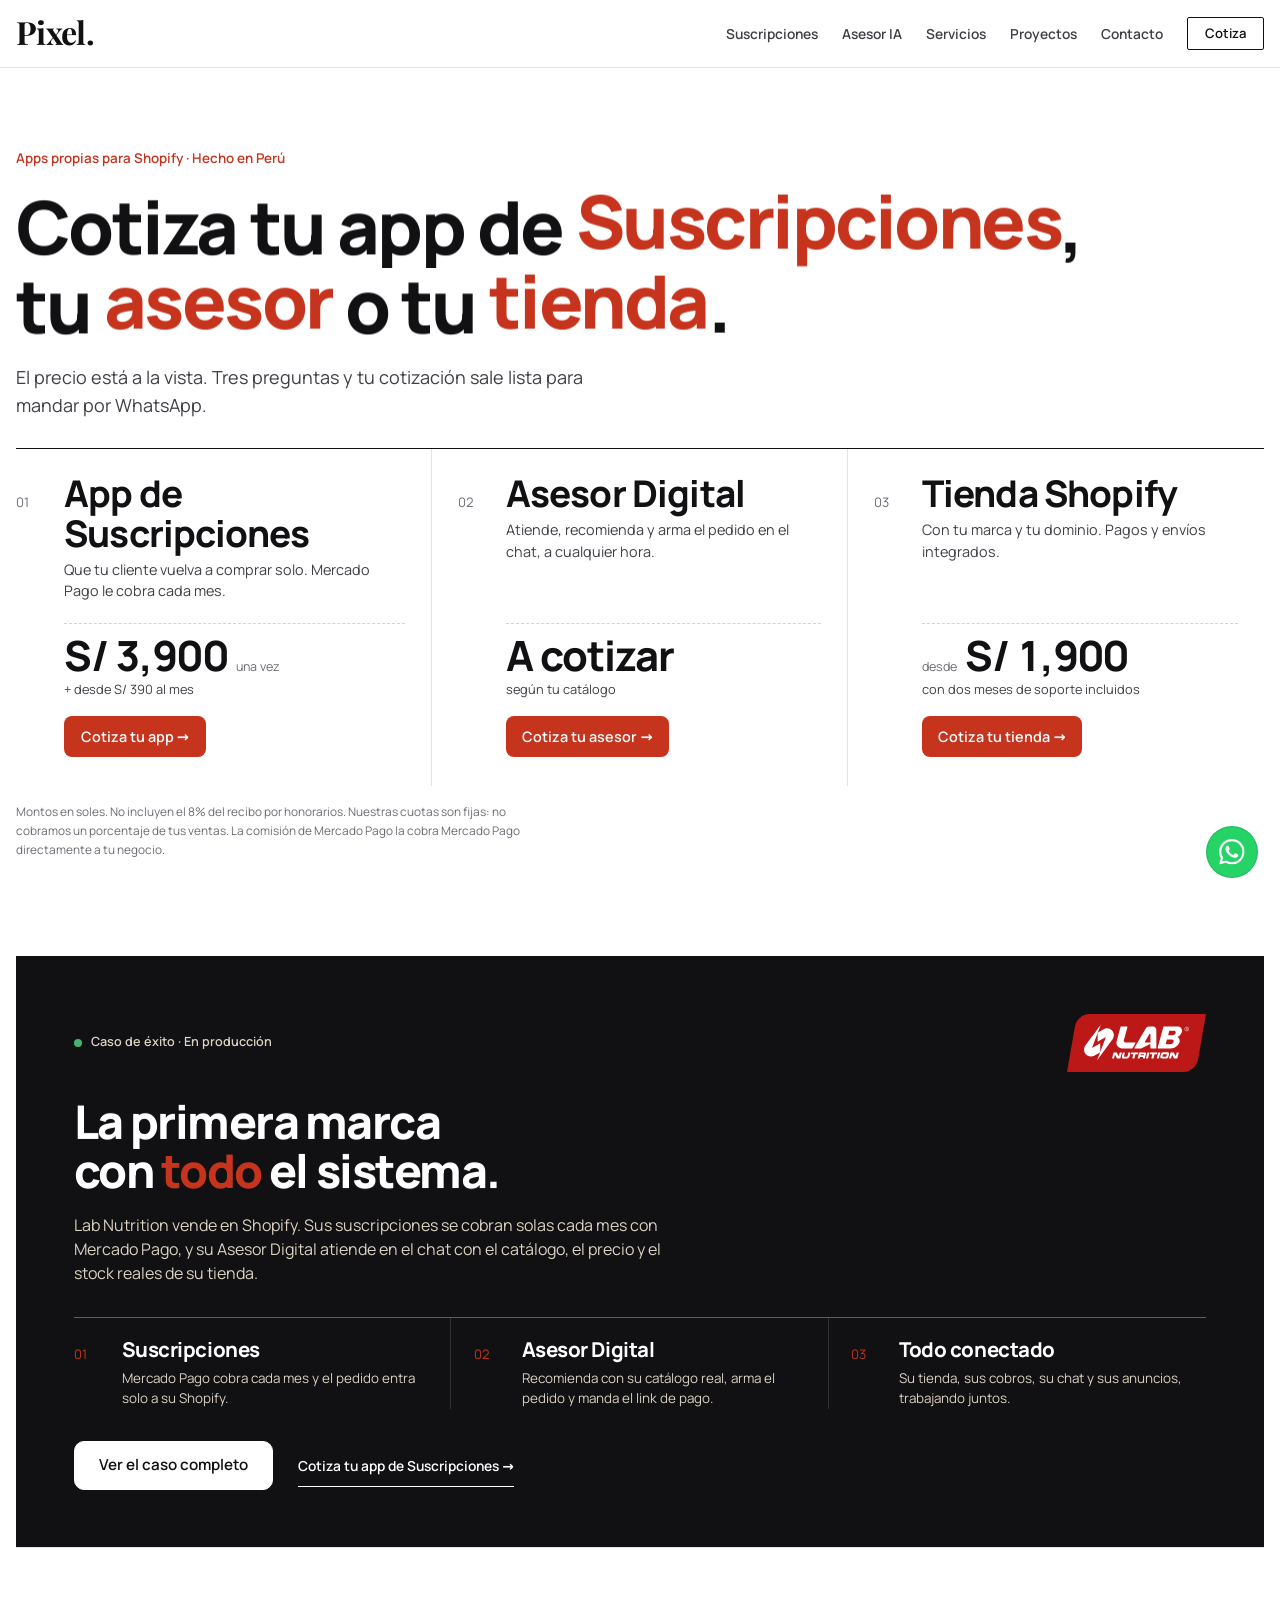
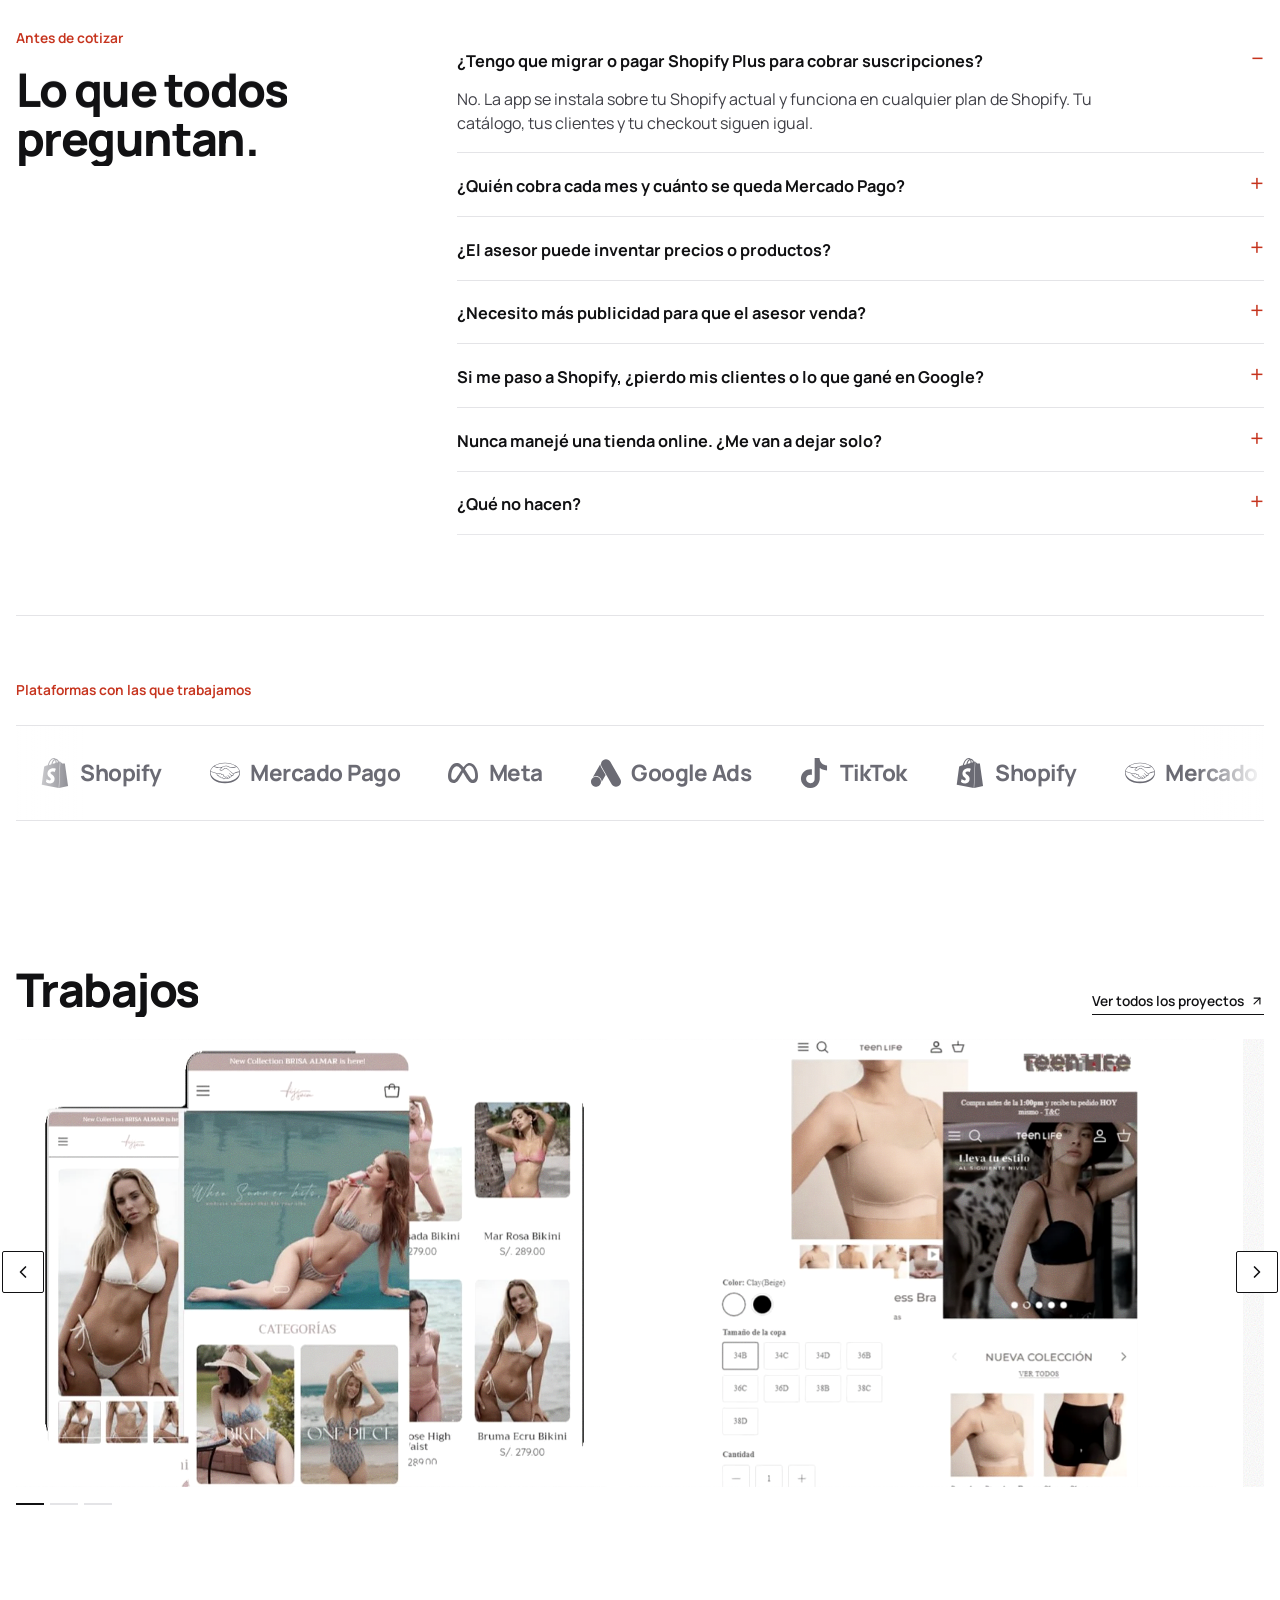
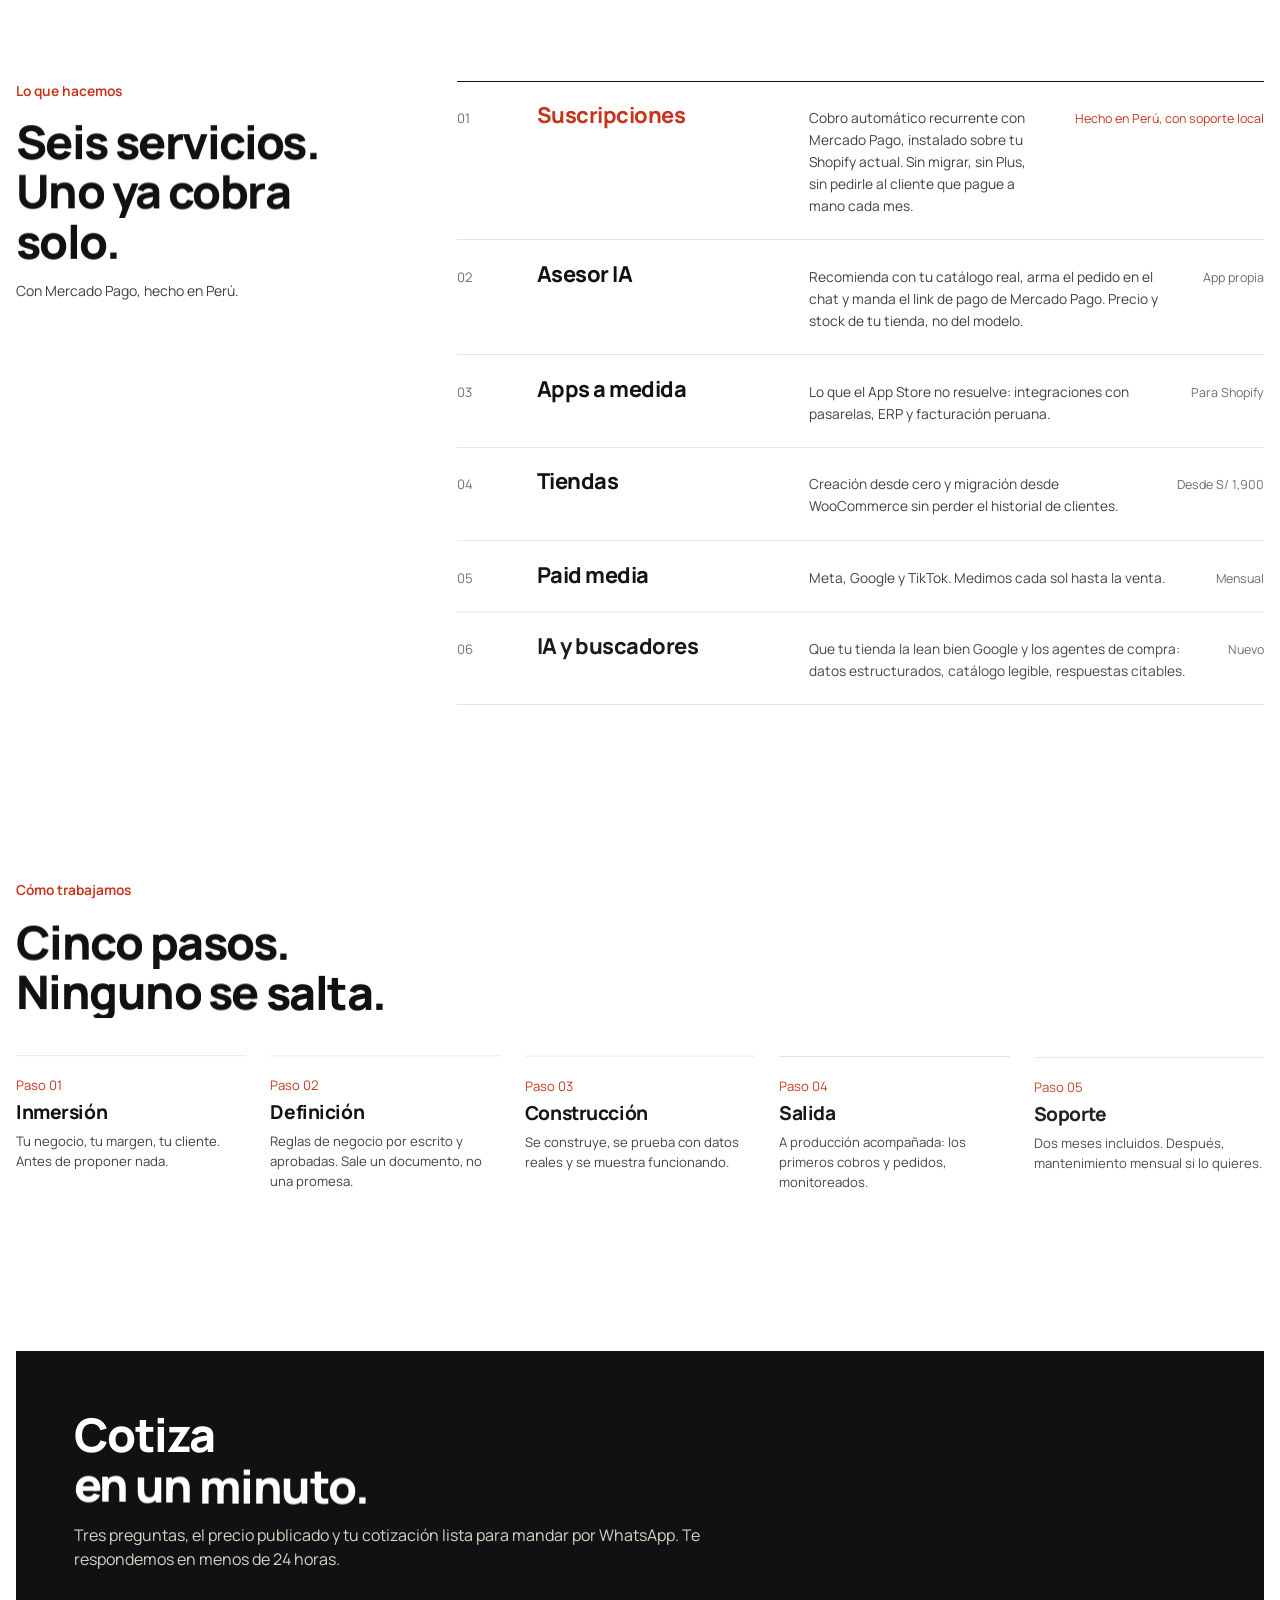
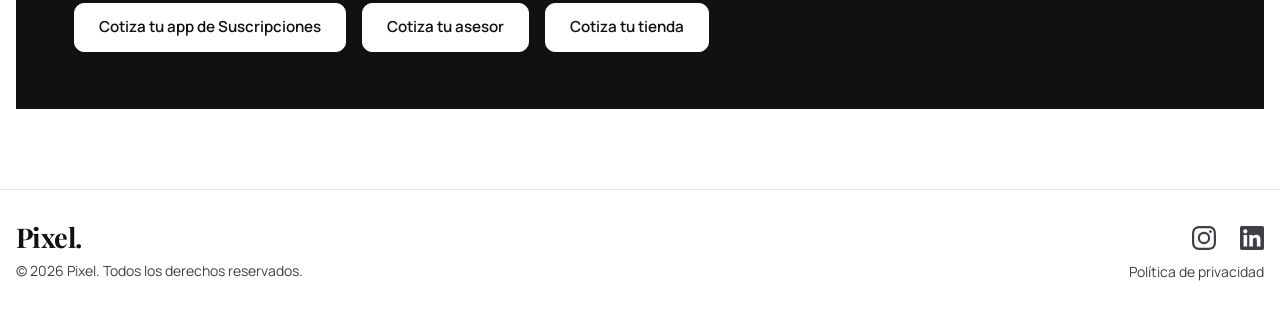
<file: index.html>
<!DOCTYPE html>
<html lang="es">

<head>
  <script>document.documentElement.classList.add('js')</script>

  <meta charset="UTF-8" />
  <meta name="viewport" content="width=device-width, initial-scale=1.0, viewport-fit=cover" />
  <title>Cotiza tu app de Suscripciones, tu asesor o tu tienda Shopify • PIXEL</title>
  <meta name="description"
    content="Agencia Shopify en Perú. Cotiza en un minuto suscripciones con cobro automático por Mercado Pago, el Asesor Digital que vende en el chat o tu tienda Shopify. Precios publicados.">
  <link rel="canonical" href="https://pixeldigital.vercel.app/">

  <meta property="og:type" content="website">
  <meta property="og:locale" content="es_PE">
  <meta property="og:site_name" content="Pixel Digital">
  <meta property="og:url" content="https://pixeldigital.vercel.app/">
  <meta property="og:title" content="Cotiza tu app de Suscripciones, tu asesor o tu tienda Shopify • PIXEL">
  <meta property="og:description"
    content="Tres preguntas, el precio publicado y tu cotización lista para WhatsApp.">
  <meta name="twitter:card" content="summary_large_image">

  <link rel="icon" href="favicon.svg" type="image/svg+xml">
  <meta name="theme-color" content="#F5F1E8">

  <!-- Fuentes servidas desde la propia web. Las dos que pintan la portada se piden primero. -->
  <link rel="preload" href="fonts/manrope-var.woff2" as="font" type="font/woff2" crossorigin>
  <link rel="stylesheet" href="base.css">
  <style>

    body {
      cursor: auto;
    }

    .btn {
      cursor: pointer;
    }

    /* Plataformas: ícono y nombre en la letra de la marca. Sin imágenes de otro servidor. */
    .marquee-track {
      gap: 0;
    }

    .logo-box {
      display: inline-flex;
      align-items: center;
      gap: .65rem;
      height: 56px;
      padding: 0 1.5rem;
      color: var(--muted);
      transition: color .3s ease;
    }

    .logo-box:hover {
      color: var(--tinta);
    }

    .logo-box svg {
      width: 30px;
      height: 30px;
      flex: 0 0 auto;
    }

    .logo-box span {
      font-family: var(--fuente-display);
      font-size: 1.406rem;
      line-height: 1;
      text-transform: none;
      letter-spacing: -.022em;
      font-weight: 750;
    }

    @media (max-width: 767px) {
      .logo-box {
        height: 48px;
        padding: 0 1rem;
      }

      .logo-box svg {
        width: 24px;
        height: 24px;
      }

      .logo-box span {
        font-size: 1.5rem;
      }
    }

    .carousel-wrap {
      position: relative;
    }

    .carousel-viewport {
      overflow-x: auto;
      overflow-y: hidden;
      -webkit-overflow-scrolling: touch;
      scroll-behavior: smooth;
      scrollbar-width: none;
      border: 1px solid var(--linea-clara);
      padding: 16px;
    }

    .carousel-viewport::-webkit-scrollbar {
      display: none;
    }

    .carousel-track {
      display: flex;
      gap: 1rem;
    }

    .carousel-item {
      flex: 0 0 auto;
      overflow: hidden;
    }

    .carousel-img {
      height: 22rem;
      width: auto;
      display: block;
      object-fit: cover;
      user-select: none;
      pointer-events: none;
    }

    @media (min-width: 768px) {
      .carousel-img {
        height: 28rem;
      }
    }

    .arrow {
      position: absolute;
      top: 50%;
      transform: translateY(-50%);
      width: 44px;
      height: 44px;
      border: 1px solid var(--linea-clara);
      background: rgba(245, 241, 232, 0.85);
      display: flex;
      align-items: center;
      justify-content: center;
      cursor: pointer;
      transition: all .3s ease;
      z-index: 5;
    }

    .arrow:hover {
      background: #fff;
    }

    .arrow-left {
      left: -14px;
    }

    .arrow-right {
      right: -14px;
    }

    .arrow {
      color: var(--tinta);
    }

    .arrow:hover {
      color: var(--fondo-crema);
    }

    .arrow svg {
      width: 20px;
      height: 20px;
    }

    /* Enlace corto con flecha: "Ver todos los proyectos". */
    .ver-mas {
      display: inline-flex;
      align-items: center;
      gap: .35rem;
      font-size: .86rem;
      letter-spacing: 0;
      text-transform: none;
      font-weight: 600;
      color: var(--tinta);
      border-bottom: 1px solid var(--tinta);
      padding-bottom: 2px;
      transition: color .2s ease, border-color .2s ease;
    }

    .ver-mas:hover {
      color: var(--rojo-acento);
      border-color: var(--rojo-acento);
    }

    .ver-mas .ico {
      width: 14px;
      height: 14px;
    }

    /* ===== Home: portada con puertas, objeciones, precios, barra fija y cotizador ===== */

    /* Copiado de suscripciones.html, para usarlo también en el home. */
    .sus-eyebrow {
      font-family: var(--fuente-mono);
      font-size: .84rem;
      letter-spacing: 0;
      text-transform: none;
      color: var(--rojo-acento);
      font-weight: 600;
    }

    .faq details {
      border-bottom: 1px solid var(--linea-clara);
      padding: 1.1rem 0;
    }

    .faq summary {
      cursor: pointer;
      font-weight: 700;
      font-size: 1.02rem;
      list-style: none;
      display: flex;
      justify-content: space-between;
      gap: 1rem;
      align-items: baseline;
      color: var(--tinta);
    }

    .faq summary::-webkit-details-marker {
      display: none
    }

    .faq summary::after {
      content: '+';
      color: var(--rojo-acento);
      font-weight: 400;
      font-size: 1.5rem;
      line-height: 1;
    }

    .faq details[open] summary::after {
      content: '−'
    }

    .faq p {
      margin: .85rem 0 0;
      color: var(--gris-oscuro);
      max-width: 68ch;
    }

    .precio-fila {
      display: flex;
      justify-content: space-between;
      gap: 1rem;
      padding: .8rem 0;
      border-bottom: 1px solid var(--linea-clara);
      align-items: baseline;
    }

    .precio-fila:last-child {
      border-bottom: 0
    }

    .precio-fila b {
      font-variant-numeric: tabular-nums;
      white-space: nowrap
    }

    /* Portada: el titular repite el cierre de los reels. */
    /* Caja del alto de la línea, como la deja la máscara de main.js: sin movimiento tampoco se encima. */
    .hero-cot h1 .text-highlight {
      display: inline-block;
      vertical-align: bottom;
      padding: 0 0 .06em;
    }

    /* Tres puertas: una por reel. Filas del índice, con el toque entero. */
    .puertas {
      margin-top: 1.8rem;
    }

    .puertas li {
      padding: 0 !important;
    }

    .puerta {
      display: grid;
      grid-template-columns: 2.2rem 1fr auto;
      gap: .3rem .8rem;
      align-items: baseline;
      width: 100%;
      padding: 1rem 0;
      text-align: left;
      background: none;
      border: 0;
      color: inherit;
      font: inherit;
      cursor: pointer;
    }

    .puerta .idx__t {
      grid-column: 2;
      font-size: 1.75rem;
    }

    .puerta .idx__d {
      grid-column: 2 / 4;
      font-size: .84rem;
      line-height: 1.5;
    }

    .puerta__cta {
      grid-column: 3;
      grid-row: 1;
      font-size: .86rem;
      letter-spacing: 0;
      text-transform: none;
      font-weight: 600;
      color: var(--fondo-crema);
      background: var(--rojo-acento);
      padding: .5rem .85rem;
      border-radius: 8px;
      white-space: nowrap;
    }

    .puerta:hover .idx__t,
    .puerta:focus-visible .idx__t {
      color: var(--rojo-acento);
    }

    .puerta__largo {
      display: none;
    }

    /* El precio vive en la puerta: monto grande, condición chica, mensualidad debajo. */
    .puerta__precio {
      grid-column: 2 / 4;
      display: flex;
      flex-wrap: wrap;
      align-items: baseline;
      gap: .1rem .5rem;
      margin-top: .5rem;
      padding-top: .6rem;
      border-top: 1px dashed var(--linea-fuerte);
      font-size: .8rem;
      line-height: 1.45;
      color: var(--gris-oscuro);
    }

    .puerta__precio b {
      font-family: var(--fuente-display);
      font-weight: 750;
      font-size: 1.48rem;
      line-height: 1.08;
      letter-spacing: -.022em;
      color: var(--tinta);
      font-variant-numeric: tabular-nums;
      transition: color .25s ease;
    }

    .puerta__precio small {
      font-size: .78rem;
      letter-spacing: 0;
      text-transform: none;
      color: var(--muted);
    }

    .puerta__precio em {
      flex-basis: 100%;
      font-style: normal;
    }

    .puerta:hover .puerta__precio b,
    .puerta:focus-visible .puerta__precio b {
      color: var(--rojo-acento);
    }

    .puertas__nota {
      margin-top: 1.1rem;
      font-size: .74rem;
      line-height: 1.6;
      color: var(--muted);
      max-width: 72ch;
    }

    /* Celulares angostos (360-375 px): el título entra en una línea al lado del botón. */
    @media (max-width: 389px) {
      .puerta .idx__t {
        font-size: 1.45rem;
      }
    }

    @media (min-width: 1024px) {
      .puertas {
        display: grid;
        grid-template-columns: repeat(3, 1fr);
      }

      .puertas li {
        border-bottom: 0;
        border-right: 1px solid var(--linea-clara);
      }

      .puertas li:last-child {
        border-right: 0;
      }

      /* Filas: título, texto (se estira), precio y botón. Así el precio y el botón quedan a la misma
         altura en las tres puertas aunque un título ocupe dos líneas («App de Suscripciones»). */
      .puerta {
        grid-template-columns: 2.2rem 1fr;
        grid-template-rows: auto 1fr auto auto;
        align-content: stretch;
        height: 100%;
        padding: 1.6rem 1.6rem 1.8rem 0;
      }

      .puertas li + li .puerta {
        padding-left: 1.6rem;
      }

      .puerta .idx__t {
        font-size: 2.3rem;
      }

      .puerta .idx__d {
        grid-column: 2;
        font-size: .9rem;
      }

      .puerta__cta {
        grid-column: 2;
        grid-row: auto;
        order: 1;
        justify-self: start;
        margin-top: .8rem;
        font-size: .9rem;
        padding: .6rem 1.05rem;
      }

      .puerta__largo {
        display: inline;
      }

      .puerta__precio {
        grid-column: 2;
        margin-top: 1rem;
      }

      .puerta__precio b {
        font-size: 2.6rem;
      }
    }

    /* Caso de éxito: Lab Nutrition. Bloque de tinta, logo de la marca y lo que corre en su tienda. */
    .lab {
      background: var(--tinta);
      color: var(--fondo-crema);
      padding: clamp(1.8rem, 5vw, 3.6rem);
      margin: 1rem 0 0;
      position: relative;
      overflow: hidden;
    }

    .lab::before {
      content: none;
      position: absolute;
      right: -.04em;
      bottom: -.2em;
      font-family: var(--fuente-display);
      font-size: clamp(5.94rem, 19.8vw, 14.52rem);
      line-height: 1;
      color: rgba(245, 241, 232, .045);
      pointer-events: none;
      user-select: none;
      font-weight: 750;
      letter-spacing: -.022em;
    }

    .lab > * {
      position: relative;
    }

    .lab__cab {
      display: flex;
      flex-wrap: wrap;
      align-items: center;
      justify-content: space-between;
      gap: 1rem 1.5rem;
      margin-bottom: 1.6rem;
    }

    .lab__k {
      display: inline-flex;
      align-items: center;
      gap: .6rem;
      font-size: .79rem;
      letter-spacing: 0;
      text-transform: none;
      font-weight: 600;
      color: #D9D1C2;
    }

    .vivo {
      width: 8px;
      height: 8px;
      border-radius: 50%;
      background: #43B36F;
      flex: 0 0 auto;
      animation: vivo 2.2s ease-out infinite;
    }

    @keyframes vivo {
      0% { box-shadow: 0 0 0 0 rgba(67, 179, 111, .55) }
      70% { box-shadow: 0 0 0 10px rgba(67, 179, 111, 0) }
      100% { box-shadow: 0 0 0 0 rgba(67, 179, 111, 0) }
    }

    .lab__marca {
      display: block;
      line-height: 0;
      transition: transform .3s var(--suave);
    }

    .lab__marca:hover {
      transform: translateY(-2px);
    }

    .lab__marca img {
      height: 46px;
      width: auto;
    }

    .lab .headline {
      color: var(--fondo-crema);
    }

    .lab__p {
      margin-top: 1.1rem;
      max-width: 62ch;
      color: #D9D1C2;
    }

    .lab__mods {
      list-style: none;
      margin: 2rem 0 0;
      padding: 0;
      border-top: 1px solid rgba(245, 241, 232, .35);
    }

    .lab__mods li {
      display: grid;
      grid-template-columns: 2.2rem 1fr;
      gap: .25rem .8rem;
      padding: 1rem 0;
      border-bottom: 1px solid rgba(245, 241, 232, .14);
    }

    .lab__mods b {
      font-family: var(--fuente-display);
      font-weight: 750;
      font-size: 1.28rem;
      line-height: 1;
      text-transform: none;
      color: var(--fondo-crema);
      letter-spacing: -.022em;
    }

    .lab__mods li > span:last-child {
      grid-column: 2;
      font-size: .84rem;
      color: #D9D1C2;
    }

    .lab__n {
      font-size: .82rem;
      letter-spacing: 0;
      color: var(--rojo-acento);
      padding-top: .35rem;
    }

    .lab__pie {
      display: flex;
      flex-wrap: wrap;
      align-items: center;
      gap: .9rem 1.6rem;
      margin-top: 2rem;
    }

    .lab .btn {
      background: var(--fondo-crema);
      color: var(--tinta);
      border-color: var(--fondo-crema);
    }

    .lab .btn:hover {
      background: var(--rojo-acento);
      border-color: var(--rojo-acento);
      color: var(--fondo-crema);
    }

    .lab__cot {
      font-size: .86rem;
      letter-spacing: 0;
      text-transform: none;
      font-weight: 600;
      color: var(--fondo-crema);
      border-bottom: 1px solid currentColor;
      padding: .3rem 0 2px;
      min-height: 44px;
      transition: color .2s ease;
    }

    .lab__cot:hover {
      color: #FF8A70;
    }

    @media (min-width: 900px) {
      .lab__mods {
        display: grid;
        grid-template-columns: repeat(3, 1fr);
      }

      .lab__mods li {
        border-bottom: 0;
        border-right: 1px solid rgba(245, 241, 232, .14);
        padding: 1.3rem 1.4rem 0 0;
      }

      .lab__mods li + li {
        padding-left: 1.4rem;
      }

      .lab__mods li:last-child {
        border-right: 0;
      }

      .lab__marca img {
        height: 58px;
      }
    }

    @media (max-width: 640px) {
      .lab__pie .btn {
        width: 100%;
      }
    }

    /* Cotizador: hoja que sube en el celular, panel centrado en escritorio. */
    .cot[hidden] {
      display: none;
    }

    .cot {
      position: fixed;
      inset: 0;
      z-index: 90;
      display: flex;
      align-items: flex-end;
      justify-content: center;
    }

    .cot__fondo {
      position: absolute;
      inset: 0;
      background: rgba(20, 18, 16, .55);
    }

    .cot__hoja {
      position: relative;
      width: 100%;
      max-width: 560px;
      max-height: 92vh;
      max-height: 92svh;
      overflow-y: auto;
      overscroll-behavior: contain;
      background: var(--fondo-crema);
      border-top: 2px solid var(--tinta);
      padding: 1rem 1.1rem calc(1.4rem + env(safe-area-inset-bottom));
    }

    @media (min-width: 768px) {
      .cot {
        align-items: center;
      }

      .cot__hoja {
        border: 1px solid var(--tinta);
        padding: 1.4rem 2rem 2rem;
      }
    }

    html.gsap .cot__hoja,
    html.io .cot__hoja {
      animation: cot-sube .5s var(--suave);
    }

    html.gsap .cot__entra,
    html.io .cot__entra {
      animation: cot-entra .38s var(--suave);
    }

    @keyframes cot-sube {
      from { transform: translateY(48px); opacity: 0 }
      to { transform: none; opacity: 1 }
    }

    @keyframes cot-entra {
      from { transform: translateX(18px); opacity: 0 }
      to { transform: none; opacity: 1 }
    }

    .cot__cab {
      display: flex;
      align-items: center;
      gap: .8rem;
    }

    .cot__paso {
      margin-left: auto;
      font-size: .86rem;
      letter-spacing: 0;
      text-transform: none;
      color: var(--muted);
      font-variant-numeric: tabular-nums;
    }

    .cot__x {
      width: 44px;
      height: 44px;
      margin-right: -.6rem;
      font-size: 1.7rem;
      line-height: 1;
      color: var(--tinta);
    }

    .cot__barra {
      height: 2px;
      background: var(--linea-clara);
      margin: .5rem 0 1.3rem;
    }

    .cot__barra i {
      display: block;
      height: 100%;
      background: var(--rojo-acento);
      transform-origin: 0 50%;
      transform: scaleX(0);
      transition: transform .45s var(--suave);
    }

    .cot__q {
      font-family: var(--fuente-display);
      font-weight: 750;
      font-size: 1.739rem;
      line-height: 1.08;
      text-transform: none;
      color: var(--tinta);
      letter-spacing: -.022em;
    }

    .cot__ops {
      list-style: none;
      margin: 1.2rem 0 0;
      padding: 0;
      border-top: 1px solid var(--tinta);
    }

    .cot__ops button {
      width: 100%;
      min-height: 52px;
      display: flex;
      justify-content: space-between;
      align-items: center;
      gap: 1rem;
      padding: .85rem .6rem;
      border-bottom: 1px solid var(--linea-clara);
      text-align: left;
      font-family: var(--fuente-mono);
      font-size: .95rem;
      color: var(--tinta);
      transition: background-color .18s var(--suave), color .18s var(--suave);
    }

    .cot__ops button::after {
      content: '→';
      color: var(--rojo-acento);
    }

    .cot__ops button:hover {
      background: var(--crema-2);
    }

    .cot__ops button[aria-pressed="true"] {
      background: var(--rojo-acento);
      color: var(--fondo-crema);
    }

    .cot__ops button[aria-pressed="true"]::after {
      color: var(--fondo-crema);
    }

    .cot__atras {
      margin-top: 1rem;
      min-height: 44px;
      font-size: .86rem;
      letter-spacing: 0;
      text-transform: none;
      color: var(--muted);
    }

    .cot__resp {
      margin-top: .9rem;
      font-size: .8rem;
      color: var(--muted);
      line-height: 1.6;
    }

    .cot__precio {
      margin-top: 1rem;
      border-top: 1px solid var(--tinta);
    }

    .cot__nota {
      font-size: .78rem;
      color: var(--gris-oscuro);
      margin-top: .7rem;
      line-height: 1.55;
    }

    .cot__suma {
      margin-top: 1.2rem;
      border: 0;
      padding: 0;
    }

    .cot__suma label {
      display: flex;
      gap: .7rem;
      align-items: center;
      min-height: 48px;
      padding: .5rem 0;
      border-bottom: 1px solid var(--linea-clara);
      font-size: .86rem;
      color: var(--tinta);
      cursor: pointer;
    }

    .cot__suma input {
      width: 1.15rem;
      height: 1.15rem;
      accent-color: var(--rojo-acento);
      flex: 0 0 auto;
    }

    .cot__wa {
      display: block;
      width: 100%;
      text-align: center;
      margin-top: 1.3rem;
    }

    /* tw.css (Tailwind) pone los svg en bloque: aquí el ícono va en la misma línea que el texto. */
    .cot__wa svg {
      display: inline-block;
      width: 1.1rem;
      height: 1.1rem;
      margin-right: .45rem;
      vertical-align: -3px;
    }

    .cot__pie {
      display: flex;
      justify-content: space-between;
      align-items: center;
      gap: 1rem;
      margin-top: .4rem;
    }

    .cot__mas {
      font-size: .86rem;
      letter-spacing: 0;
      text-transform: none;
      color: var(--tinta);
      border-bottom: 1px solid var(--tinta);
    }

    html.cot-abierto {
      overflow: hidden;
    }

    /* Barra fija en el celular: cotizar o escribir, siempre a mano. */
    .barra-cot {
      display: none;
    }

    @media (max-width: 767px) {
      .barra-cot {
        display: flex;
        gap: .55rem;
        position: fixed;
        left: 0;
        right: 0;
        bottom: 0;
        z-index: 60;
        padding: .6rem 1rem calc(.6rem + env(safe-area-inset-bottom));
        background: var(--fondo-crema);
        border-top: 1px solid var(--tinta);
      }

      .barra-cot .btn {
        flex: 1;
        width: auto;
        padding: .95rem 1rem;
      }

      .barra-cot__wa {
        flex: 0 0 52px;
        display: flex;
        align-items: center;
        justify-content: center;
        border: 1px solid var(--tinta);
        border-radius: 2px;
        font-size: 1.45rem;
        color: var(--tinta);
      }

      .barra-cot__wa svg {
        width: 1.5rem;
        height: 1.5rem;
      }

      .whatsapp-float {
        display: none;
      }

      body {
        padding-bottom: 78px;
      }
    }
  </style>
  <script type="application/ld+json">
  {
    "@context": "https://schema.org",
    "@type": "ProfessionalService",
    "@id": "https://pixeldigital.vercel.app/#organizacion",
    "name": "Pixel Digital",
    "alternateName": "PIXEL",
    "url": "https://pixeldigital.vercel.app/",
    "description": "Agencia peruana de ecommerce que desarrolla apps propias para Shopify: suscripciones con cobro automatico por Mercado Pago, Asesor Digital, apps a medida, tiendas nuevas y migraciones.",
    "slogan": "Apps propias para Shopify, hechas en Peru",
    "founder": { "@type": "Person", "name": "Israel Sarmiento", "jobTitle": "Fundador" },
    "areaServed": { "@type": "Country", "name": "Peru" },
    "knowsLanguage": ["es", "en"],
    "knowsAbout": [
      "Shopify", "suscripciones en Shopify", "cobro recurrente", "Mercado Pago",
      "desarrollo de apps Shopify", "migracion a Shopify", "comercio agentico",
      "ecommerce en Peru", "paid media", "SEO tecnico"
    ],
    "telephone": "+51975200420",
    "sameAs": [
      "https://www.instagram.com/pixel.adigital/",
      "https://www.linkedin.com/company/pixelperu"
    ],
    "hasOfferCatalog": {
      "@type": "OfferCatalog",
      "name": "Servicios de Pixel Digital",
      "itemListElement": [
        { "@type": "Offer", "itemOffered": { "@type": "Service", "name": "Suscripciones con cobro automatico en Shopify",
          "description": "App a medida que cobra suscripciones de forma recurrente con Mercado Pago, sin migrar de plataforma y sin necesitar Shopify Plus." } },
        { "@type": "Offer", "itemOffered": { "@type": "Service", "name": "Apps Shopify a medida",
          "description": "Desarrollo de aplicaciones Shopify propias e integraciones con pasarelas, ERP y facturacion peruana." } },
        { "@type": "Offer", "itemOffered": { "@type": "Service", "name": "Creacion de tiendas Shopify",
          "description": "Diseno y lanzamiento de tiendas Shopify optimizadas para conversion." } },
        { "@type": "Offer", "itemOffered": { "@type": "Service", "name": "Migracion a Shopify",
          "description": "Migracion desde WooCommerce y otras plataformas conservando historial de clientes y pedidos." } },
        { "@type": "Offer", "itemOffered": { "@type": "Service", "name": "Paid Media",
          "description": "Gestion de campanas en Meta, Google y TikTok para ecommerce." } },
        { "@type": "Offer", "itemOffered": { "@type": "Service", "name": "Posicionamiento en buscadores y en modelos de IA",
          "description": "SEO tecnico y preparacion de la tienda para que los agentes de IA la lean y la citen." } }
      ]
    }
  }
  </script>
  <!-- Meta Pixel · Pixel Digital -->
  <script>
  !function(f,b,e,v,n,t,s){if(f.fbq)return;n=f.fbq=function(){n.callMethod?
  n.callMethod.apply(n,arguments):n.queue.push(arguments)};if(!f._fbq)f._fbq=n;
  n.push=n;n.loaded=!0;n.version='2.0';n.queue=[];t=b.createElement(e);t.async=!0;
  t.src=v;s=b.getElementsByTagName(e)[0];s.parentNode.insertBefore(t,s)}(window,
  document,'script','https://connect.facebook.net/en_US/fbevents.js');
  fbq('init', '4748549178756369');
  fbq('track', 'PageView');
  </script>
  <noscript><img height="1" width="1" style="display:none" alt=""
  src="https://www.facebook.com/tr?id=4748549178756369&ev=PageView&noscript=1"/></noscript>
  <!-- Fin Meta Pixel -->
  <!-- Tailwind compilado (antes venía del CDN). Va al final del head, como lo inyectaba el CDN. -->
  <link rel="stylesheet" href="tw.css">
</head>

<body>
  <svg class="sprite" width="0" height="0" aria-hidden="true" focusable="false">
    <symbol id="i-menu" viewBox="0 0 24 24" fill="none" stroke="currentColor" stroke-width="2" stroke-linecap="round" stroke-linejoin="round"><line x1="4" x2="20" y1="12" y2="12"/> <line x1="4" x2="20" y1="6" y2="6"/> <line x1="4" x2="20" y1="18" y2="18"/></symbol>
    <symbol id="i-x" viewBox="0 0 24 24" fill="none" stroke="currentColor" stroke-width="2" stroke-linecap="round" stroke-linejoin="round"><path d="M18 6 6 18"/> <path d="m6 6 12 12"/></symbol>
    <symbol id="i-chevron-left" viewBox="0 0 24 24" fill="none" stroke="currentColor" stroke-width="2" stroke-linecap="round" stroke-linejoin="round"><path d="m15 18-6-6 6-6"/></symbol>
    <symbol id="i-chevron-right" viewBox="0 0 24 24" fill="none" stroke="currentColor" stroke-width="2" stroke-linecap="round" stroke-linejoin="round"><path d="m9 18 6-6-6-6"/></symbol>
    <symbol id="i-arrow-up-right" viewBox="0 0 24 24" fill="none" stroke="currentColor" stroke-width="2" stroke-linecap="round" stroke-linejoin="round"><path d="M7 7h10v10"/> <path d="M7 17 17 7"/></symbol>
    <symbol id="i-whatsapp" viewBox="0 0 24 24"><path fill="currentColor" d="M17.472 14.382c-.297-.149-1.758-.867-2.03-.967-.273-.099-.471-.148-.67.15-.197.297-.767.966-.94 1.164-.173.199-.347.223-.644.075-.297-.15-1.255-.463-2.39-1.475-.883-.788-1.48-1.761-1.653-2.059-.173-.297-.018-.458.13-.606.134-.133.298-.347.446-.52.149-.174.198-.298.298-.497.099-.198.05-.371-.025-.52-.075-.149-.669-1.612-.916-2.207-.242-.579-.487-.5-.669-.51-.173-.008-.371-.01-.57-.01-.198 0-.52.074-.792.372-.272.297-1.04 1.016-1.04 2.479 0 1.462 1.065 2.875 1.213 3.074.149.198 2.096 3.2 5.077 4.487.709.306 1.262.489 1.694.625.712.227 1.36.195 1.871.118.571-.085 1.758-.719 2.006-1.413.248-.694.248-1.289.173-1.413-.074-.124-.272-.198-.57-.347m-5.421 7.403h-.004a9.87 9.87 0 01-5.031-1.378l-.361-.214-3.741.982.998-3.648-.235-.374a9.86 9.86 0 01-1.51-5.26c.001-5.45 4.436-9.884 9.888-9.884 2.64 0 5.122 1.03 6.988 2.898a9.825 9.825 0 012.893 6.994c-.003 5.45-4.437 9.884-9.885 9.884m8.413-18.297A11.815 11.815 0 0012.05 0C5.495 0 .16 5.335.157 11.892c0 2.096.547 4.142 1.588 5.945L.057 24l6.305-1.654a11.882 11.882 0 005.683 1.448h.005c6.554 0 11.89-5.335 11.893-11.893a11.821 11.821 0 00-3.48-8.413Z"/></symbol>
    <symbol id="i-instagram" viewBox="0 0 24 24"><path fill="currentColor" d="M7.0301.084c-1.2768.0602-2.1487.264-2.911.5634-.7888.3075-1.4575.72-2.1228 1.3877-.6652.6677-1.075 1.3368-1.3802 2.127-.2954.7638-.4956 1.6365-.552 2.914-.0564 1.2775-.0689 1.6882-.0626 4.947.0062 3.2586.0206 3.6671.0825 4.9473.061 1.2765.264 2.1482.5635 2.9107.308.7889.72 1.4573 1.388 2.1228.6679.6655 1.3365 1.0743 2.1285 1.38.7632.295 1.6361.4961 2.9134.552 1.2773.056 1.6884.069 4.9462.0627 3.2578-.0062 3.668-.0207 4.9478-.0814 1.28-.0607 2.147-.2652 2.9098-.5633.7889-.3086 1.4578-.72 2.1228-1.3881.665-.6682 1.0745-1.3378 1.3795-2.1284.2957-.7632.4966-1.636.552-2.9124.056-1.2809.0692-1.6898.063-4.948-.0063-3.2583-.021-3.6668-.0817-4.9465-.0607-1.2797-.264-2.1487-.5633-2.9117-.3084-.7889-.72-1.4568-1.3876-2.1228C21.2982 1.33 20.628.9208 19.8378.6165 19.074.321 18.2017.1197 16.9244.0645 15.6471.0093 15.236-.005 11.977.0014 8.718.0076 8.31.0215 7.0301.0839m.1402 21.6932c-1.17-.0509-1.8053-.2453-2.2287-.408-.5606-.216-.96-.4771-1.3819-.895-.422-.4178-.6811-.8186-.9-1.378-.1644-.4234-.3624-1.058-.4171-2.228-.0595-1.2645-.072-1.6442-.079-4.848-.007-3.2037.0053-3.583.0607-4.848.05-1.169.2456-1.805.408-2.2282.216-.5613.4762-.96.895-1.3816.4188-.4217.8184-.6814 1.3783-.9003.423-.1651 1.0575-.3614 2.227-.4171 1.2655-.06 1.6447-.072 4.848-.079 3.2033-.007 3.5835.005 4.8495.0608 1.169.0508 1.8053.2445 2.228.408.5608.216.96.4754 1.3816.895.4217.4194.6816.8176.9005 1.3787.1653.4217.3617 1.056.4169 2.2263.0602 1.2655.0739 1.645.0796 4.848.0058 3.203-.0055 3.5834-.061 4.848-.051 1.17-.245 1.8055-.408 2.2294-.216.5604-.4763.96-.8954 1.3814-.419.4215-.8181.6811-1.3783.9-.4224.1649-1.0577.3617-2.2262.4174-1.2656.0595-1.6448.072-4.8493.079-3.2045.007-3.5825-.006-4.848-.0608M16.953 5.5864A1.44 1.44 0 1 0 18.39 4.144a1.44 1.44 0 0 0-1.437 1.4424M5.8385 12.012c.0067 3.4032 2.7706 6.1557 6.173 6.1493 3.4026-.0065 6.157-2.7701 6.1506-6.1733-.0065-3.4032-2.771-6.1565-6.174-6.1498-3.403.0067-6.156 2.771-6.1496 6.1738M8 12.0077a4 4 0 1 1 4.008 3.9921A3.9996 3.9996 0 0 1 8 12.0077"/></symbol>
    <symbol id="i-linkedin" viewBox="0 0 24 24"><path fill="currentColor" d="M20.447 20.452h-3.554v-5.569c0-1.328-.027-3.037-1.852-3.037-1.853 0-2.136 1.445-2.136 2.939v5.667H9.351V9h3.414v1.561h.046c.477-.9 1.637-1.85 3.37-1.85 3.601 0 4.267 2.37 4.267 5.455v6.286zM5.337 7.433c-1.144 0-2.063-.926-2.063-2.065 0-1.138.92-2.063 2.063-2.063 1.14 0 2.064.925 2.064 2.063 0 1.139-.925 2.065-2.064 2.065zm1.782 13.019H3.555V9h3.564v11.452zM22.225 0H1.771C.792 0 0 .774 0 1.729v20.542C0 23.227.792 24 1.771 24h20.451C23.2 24 24 23.227 24 22.271V1.729C24 .774 23.2 0 22.222 0h.003z"/></symbol>
    <symbol id="i-meta" viewBox="0 0 24 24"><path fill="currentColor" d="M6.915 4.03c-1.968 0-3.683 1.28-4.871 3.113C.704 9.208 0 11.883 0 14.449c0 .706.07 1.369.21 1.973a6.624 6.624 0 0 0 .265.86 5.297 5.297 0 0 0 .371.761c.696 1.159 1.818 1.927 3.593 1.927 1.497 0 2.633-.671 3.965-2.444.76-1.012 1.144-1.626 2.663-4.32l.756-1.339.186-.325c.061.1.121.196.183.3l2.152 3.595c.724 1.21 1.665 2.556 2.47 3.314 1.046.987 1.992 1.22 3.06 1.22 1.075 0 1.876-.355 2.455-.843a3.743 3.743 0 0 0 .81-.973c.542-.939.861-2.127.861-3.745 0-2.72-.681-5.357-2.084-7.45-1.282-1.912-2.957-2.93-4.716-2.93-1.047 0-2.088.467-3.053 1.308-.652.57-1.257 1.29-1.82 2.05-.69-.875-1.335-1.547-1.958-2.056-1.182-.966-2.315-1.303-3.454-1.303zm10.16 2.053c1.147 0 2.188.758 2.992 1.999 1.132 1.748 1.647 4.195 1.647 6.4 0 1.548-.368 2.9-1.839 2.9-.58 0-1.027-.23-1.664-1.004-.496-.601-1.343-1.878-2.832-4.358l-.617-1.028a44.908 44.908 0 0 0-1.255-1.98c.07-.109.141-.224.211-.327 1.12-1.667 2.118-2.602 3.358-2.602zm-10.201.553c1.265 0 2.058.791 2.675 1.446.307.327.737.871 1.234 1.579l-1.02 1.566c-.757 1.163-1.882 3.017-2.837 4.338-1.191 1.649-1.81 1.817-2.486 1.817-.524 0-1.038-.237-1.383-.794-.263-.426-.464-1.13-.464-2.046 0-2.221.63-4.535 1.66-6.088.454-.687.964-1.226 1.533-1.533a2.264 2.264 0 0 1 1.088-.285z"/></symbol>
    <symbol id="i-tiktok" viewBox="0 0 24 24"><path fill="currentColor" d="M12.525.02c1.31-.02 2.61-.01 3.91-.02.08 1.53.63 3.09 1.75 4.17 1.12 1.11 2.7 1.62 4.24 1.79v4.03c-1.44-.05-2.89-.35-4.2-.97-.57-.26-1.1-.59-1.62-.93-.01 2.92.01 5.84-.02 8.75-.08 1.4-.54 2.79-1.35 3.94-1.31 1.92-3.58 3.17-5.91 3.21-1.43.08-2.86-.31-4.08-1.03-2.02-1.19-3.44-3.37-3.65-5.71-.02-.5-.03-1-.01-1.49.18-1.9 1.12-3.72 2.58-4.96 1.66-1.44 3.98-2.13 6.15-1.72.02 1.48-.04 2.96-.04 4.44-.99-.32-2.15-.23-3.02.37-.63.41-1.11 1.04-1.36 1.75-.21.51-.15 1.07-.14 1.61.24 1.64 1.82 3.02 3.5 2.87 1.12-.01 2.19-.66 2.77-1.61.19-.33.4-.67.41-1.06.1-1.79.06-3.57.07-5.36.01-4.03-.01-8.05.02-12.07z"/></symbol>
    <symbol id="i-googleads" viewBox="0 0 24 24"><path fill="currentColor" d="M3.9998 22.9291C1.7908 22.9291 0 21.1383 0 18.9293s1.7908-3.9998 3.9998-3.9998 3.9998 1.7908 3.9998 3.9998-1.7908 3.9998-3.9998 3.9998zm19.4643-6.0004L15.4632 3.072C14.3586 1.1587 11.9121.5028 9.9988 1.6074S7.4295 5.1585 8.5341 7.0718l8.0009 13.8567c1.1046 1.9133 3.5511 2.5679 5.4644 1.4646 1.9134-1.1046 2.568-3.5511 1.4647-5.4644zM7.5137 4.8438L1.5645 15.1484A4.5 4.5 0 0 1 4 14.4297c2.5597-.0075 4.6248 2.1585 4.4941 4.7148l3.2168-5.5723-3.6094-6.25c-.4499-.7793-.6322-1.6394-.5878-2.4784z"/></symbol>
    <symbol id="i-shopify" viewBox="0 0 24 24"><path fill="currentColor" d="M15.337 23.979l7.216-1.561s-2.604-17.613-2.625-17.73c-.018-.116-.114-.192-.211-.192s-1.929-.136-1.929-.136-1.275-1.274-1.439-1.411c-.045-.037-.075-.057-.121-.074l-.914 21.104h.023zM11.71 11.305s-.81-.424-1.774-.424c-1.447 0-1.504.906-1.504 1.141 0 1.232 3.24 1.715 3.24 4.629 0 2.295-1.44 3.76-3.406 3.76-2.354 0-3.54-1.465-3.54-1.465l.646-2.086s1.245 1.066 2.28 1.066c.675 0 .975-.545.975-.932 0-1.619-2.654-1.694-2.654-4.359-.034-2.237 1.571-4.416 4.827-4.416 1.257 0 1.875.361 1.875.361l-.945 2.715-.02.01zM11.17.83c.136 0 .271.038.405.135-.984.465-2.064 1.639-2.508 3.992-.656.213-1.293.405-1.889.578C7.697 3.75 8.951.84 11.17.84V.83zm1.235 2.949v.135c-.754.232-1.583.484-2.394.736.466-1.777 1.333-2.645 2.085-2.971.193.501.309 1.176.309 2.1zm.539-2.234c.694.074 1.141.867 1.429 1.755-.349.114-.735.231-1.158.366v-.252c0-.752-.096-1.371-.271-1.871v.002zm2.992 1.289c-.02 0-.06.021-.078.021s-.289.075-.714.21c-.423-1.233-1.176-2.37-2.508-2.37h-.115C12.135.209 11.669 0 11.265 0 8.159 0 6.675 3.877 6.21 5.846c-1.194.365-2.063.636-2.16.674-.675.213-.694.232-.772.87-.075.462-1.83 14.063-1.83 14.063L15.009 24l.927-21.166z"/></symbol>
    <symbol id="i-mercadopago" viewBox="0 0 24 24"><path fill="currentColor" d="M11.115 16.479a.93.927 0 0 1-.939-.886c-.002-.042-.006-.155-.103-.155-.04 0-.074.023-.113.059-.112.103-.254.206-.46.206a.816.814 0 0 1-.305-.066c-.535-.214-.542-.578-.521-.725.006-.038.007-.08-.02-.11l-.032-.03h-.034c-.027 0-.055.012-.093.039a.788.786 0 0 1-.454.16.7.699 0 0 1-.253-.05c-.708-.27-.65-.928-.617-1.126.005-.041-.005-.072-.03-.092l-.05-.04-.047.043a.728.726 0 0 1-.505.203.73.728 0 0 1-.732-.725c0-.4.328-.722.732-.722.364 0 .675.27.721.63l.026.195.11-.165c.01-.018.307-.46.852-.46.102 0 .21.016.316.05.434.13.508.52.519.68.008.094.075.1.09.1.037 0 .064-.024.083-.045a.746.744 0 0 1 .54-.225c.128 0 .263.03.402.09.69.293.379 1.158.374 1.167-.058.144-.061.207-.005.244l.027.013h.02c.03 0 .07-.014.134-.035.093-.032.235-.08.367-.08a.944.942 0 0 1 .94.93.936.934 0 0 1-.94.928zm7.302-4.171c-1.138-.98-3.768-3.24-4.481-3.77-.406-.302-.685-.462-.928-.533a1.559 1.554 0 0 0-.456-.07c-.182 0-.376.032-.58.095-.46.145-.918.505-1.362.854l-.023.018c-.414.324-.84.66-1.164.73a1.986 1.98 0 0 1-.43.049c-.362 0-.687-.104-.81-.258-.02-.025-.007-.066.04-.125l.008-.008 1-1.067c.783-.774 1.525-1.506 3.23-1.545h.085c1.062 0 2.12.469 2.24.524a7.03 7.03 0 0 0 3.056.724c1.076 0 2.188-.263 3.354-.795a9.135 9.11 0 0 0-.405-.317c-1.025.44-2.003.66-2.946.66-.962 0-1.925-.229-2.858-.68-.05-.022-1.22-.567-2.44-.57-.032 0-.065 0-.096.002-1.434.033-2.24.536-2.782.976-.528.013-.982.138-1.388.25-.361.1-.673.186-.979.185-.125 0-.35-.01-.37-.012-.35-.01-2.115-.437-3.518-.962-.143.1-.28.203-.415.31 1.466.593 3.25 1.053 3.812 1.089.157.01.323.027.491.027.372 0 .744-.103 1.104-.203.213-.059.446-.123.692-.17l-.196.194-1.017 1.087c-.08.08-.254.294-.14.557a.705.703 0 0 0 .268.292c.243.162.677.27 1.08.271.152 0 .297-.015.43-.044.427-.095.874-.448 1.349-.82.377-.296.913-.672 1.323-.782a1.494 1.49 0 0 1 .37-.05.611.61 0 0 1 .095.005c.27.034.533.125 1.003.472.835.62 4.531 3.815 4.566 3.846.002.002.238.203.22.537-.007.186-.11.352-.294.466a.902.9 0 0 1-.484.15.804.802 0 0 1-.428-.124c-.014-.01-1.28-1.157-1.746-1.543-.074-.06-.146-.115-.22-.115a.122.122 0 0 0-.096.045c-.073.09.01.212.105.294l1.48 1.47c.002 0 .184.17.204.395.012.244-.106.447-.35.606a.957.955 0 0 1-.526.171.766.764 0 0 1-.42-.127l-.214-.206a21.035 20.978 0 0 0-1.08-1.009c-.072-.058-.148-.112-.221-.112a.127.127 0 0 0-.094.038c-.033.037-.056.103.028.212a.698.696 0 0 0 .075.083l1.078 1.198c.01.01.222.26.024.511l-.038.048a1.18 1.178 0 0 1-.1.096c-.184.15-.43.164-.527.164a.8.798 0 0 1-.147-.012c-.106-.018-.178-.048-.212-.089l-.013-.013c-.06-.06-.602-.609-1.054-.98-.059-.05-.133-.11-.21-.11a.128.128 0 0 0-.096.042c-.09.096.044.24.1.293l.92 1.003a.204.204 0 0 1-.033.062c-.033.044-.144.155-.479.196a.91.907 0 0 1-.122.007c-.345 0-.712-.164-.902-.264a1.343 1.34 0 0 0 .13-.576 1.368 1.365 0 0 0-1.42-1.357c.024-.342-.025-.99-.697-1.274a1.455 1.452 0 0 0-.575-.125c-.146 0-.287.025-.42.075a1.153 1.15 0 0 0-.671-.564 1.52 1.515 0 0 0-.494-.085c-.28 0-.537.08-.767.242a1.168 1.165 0 0 0-.903-.43 1.173 1.17 0 0 0-.82.335c-.287-.217-1.425-.93-4.467-1.613a17.39 17.344 0 0 1-.692-.189 4.822 4.82 0 0 0-.077.494l.67.157c3.108.682 4.136 1.391 4.309 1.525a1.145 1.142 0 0 0-.09.442 1.16 1.158 0 0 0 1.378 1.132c.096.467.406.821.879 1.003a1.165 1.162 0 0 0 .415.08c.09 0 .179-.012.266-.034.086.22.282.493.722.668a1.233 1.23 0 0 0 .457.094c.122 0 .241-.022.355-.063a1.373 1.37 0 0 0 1.269.841c.37.002.726-.147.985-.41.221.121.688.341 1.163.341.06 0 .118-.002.175-.01.47-.059.689-.24.789-.382a.571.57 0 0 0 .048-.078c.11.032.234.058.373.058.255 0 .501-.086.75-.265.244-.174.418-.424.444-.637v-.01c.083.017.167.026.251.026.265 0 .527-.082.773-.242.48-.31.562-.715.554-.98a1.28 1.279 0 0 0 .978-.194 1.04 1.04 0 0 0 .502-.808 1.088 1.085 0 0 0-.16-.653c.804-.342 2.636-1.003 4.795-1.483a4.734 4.721 0 0 0-.067-.492 27.742 27.667 0 0 0-5.049 1.62zm5.123-.763c0 4.027-5.166 7.293-11.537 7.293-6.372 0-11.538-3.266-11.538-7.293 0-4.028 5.165-7.293 11.539-7.293 6.371 0 11.537 3.265 11.537 7.293zm.46.004c0-4.272-5.374-7.755-12-7.755S.002 7.277.002 11.55L0 12.004c0 4.533 4.695 8.203 11.999 8.203 7.347 0 12-3.67 12-8.204z"/></symbol>
    </svg>

  <header
    class="sticky top-0 left-0 right-0 z-40 bg-fondo-crema/80 border-b border-[var(--linea-clara)]">
    <div class="max-w-7xl mx-auto px-4 py-4 flex items-center justify-between">
      <a href="index.html" aria-label="Ir al inicio de Pixel.">
        <span class="logo-text">Pixel.</span>
      </a>
      <nav class="hidden lg:flex items-center space-x-6 text-sm font-semibold text-[var(--gris-oscuro)]">
        <a href="suscripciones.html" class="nav-link transition-colors">Suscripciones</a>
        <a href="asesor-digital.html" class="nav-link transition-colors">Asesor IA</a>
        <a href="servicios.html" class="nav-link transition-colors">Servicios</a>
        <a href="proyectos.html" class="nav-link transition-colors">Proyectos</a>
        <a href="contacto.html" class="nav-link transition-colors">Contacto</a>
        <!-- El botón del menú abre el cotizador -->
        <a href="#cotiza" class="nav-cta" data-cotiza="">Cotiza</a>
      </nav>
      <button id="mobile-menu-btn" class="lg:hidden text-2xl text-[var(--gris-oscuro)]"
        aria-label="Abrir menú de navegación" aria-expanded="false" aria-controls="mobile-menu">
        <svg class="ico ico-menu" aria-hidden="true"><use href="#i-menu"/></svg>
        <svg class="ico ico-x" aria-hidden="true"><use href="#i-x"/></svg>
      </button>
    </div>
    <div id="mobile-menu" class="hidden lg:hidden bg-fondo-crema border-t border-[var(--linea-clara)]">
      <a href="index.html"
        class="block text-center py-3 border-b border-[var(--linea-clara)] nav-link active">Inicio</a>
      <a href="suscripciones.html" class="block text-center py-3 border-b border-[var(--linea-clara)] nav-link">Suscripciones</a>
      <a href="asesor-digital.html" class="block text-center py-3 border-b border-[var(--linea-clara)] nav-link">Asesor IA</a>
      <a href="servicios.html" class="block text-center py-3 border-b border-[var(--linea-clara)] nav-link">Servicios</a>
      <a href="proyectos.html"
        class="block text-center py-3 border-b border-[var(--linea-clara)] nav-link">Proyectos</a>
      <a href="contacto.html" class="block text-center py-3 border-b border-[var(--linea-clara)] nav-link">Contacto</a>
      <a href="#cotiza" data-cotiza=""
        class="block text-center py-3 nav-link font-bold text-[var(--rojo-acento)]">
        Cotiza
      </a>
    </div>
  </header>

  <main class="max-w-7xl mx-auto px-4">

    <!-- ===== PORTADA: repite el cierre de los 18 reels ===== -->
    <section class="hero-cot pt-8 pb-14 md:pt-20 md:pb-20 relative" id="cotiza">
      <p class="sus-eyebrow">Apps propias para Shopify · Hecho en Perú</p>
      <h1 class="headline hero-headline mt-4">
        Cotiza tu app de <span style="white-space:nowrap"><span class="text-highlight">Suscripciones</span>,</span><br>tu <span class="text-highlight">asesor</span> o tu <span style="white-space:nowrap"><span class="text-highlight">tienda</span>.</span>
      </h1>
      <p class="mt-5 max-w-xl md:text-lg">El precio está a la vista. Tres preguntas y tu cotización sale lista para mandar por WhatsApp.</p>

      <!-- Las tres puertas llevan su precio publicado: es el mismo de suscripciones.html, asesor-digital.html y del cotizador. -->
      <ol class="idx puertas">
        <li><button type="button" class="puerta" data-cotiza="plan">
          <span class="idx__n">01</span>
          <span class="idx__t">App de Suscripciones</span>
          <span class="puerta__cta">Cotiza<span class="puerta__largo"> tu app</span> →</span>
          <span class="idx__d">Que tu cliente vuelva a comprar solo. Mercado Pago le cobra cada mes.</span>
          <span class="puerta__precio"><b>S/ 3,900</b><small>una vez</small><em>+ desde S/ 390 al mes</em></span>
        </button></li>
        <li><button type="button" class="puerta" data-cotiza="asesor">
          <span class="idx__n">02</span>
          <span class="idx__t">Asesor Digital</span>
          <span class="puerta__cta">Cotiza<span class="puerta__largo"> tu asesor</span> →</span>
          <span class="idx__d">Atiende, recomienda y arma el pedido en el chat, a cualquier hora.</span>
          <span class="puerta__precio"><b>A cotizar</b><em>según tu catálogo</em></span>
        </button></li>
        <li><button type="button" class="puerta" data-cotiza="tienda">
          <span class="idx__n">03</span>
          <span class="idx__t">Tienda Shopify</span>
          <span class="puerta__cta">Cotiza<span class="puerta__largo"> tu tienda</span> →</span>
          <span class="idx__d">Con tu marca y tu dominio. Pagos y envíos integrados.</span>
          <span class="puerta__precio"><small>desde</small><b>S/ 1,900</b><em>con dos meses de soporte incluidos</em></span>
        </button></li>
      </ol>
      <p class="puertas__nota">Montos en soles. No incluyen el 8% del recibo por honorarios. Nuestras cuotas son fijas: no
        cobramos un porcentaje de tus ventas. La comisión de Mercado Pago la cobra Mercado Pago directamente a tu negocio.</p>
    </section>

    <!-- ===== CASO DE ÉXITO: Lab Nutrition. Con su permiso escrito; sin cifras hasta que Lab apruebe una. ===== -->
    <section class="lab" aria-labelledby="lab-titulo">
      <div class="lab__cab">
        <p class="lab__k"><span class="vivo" aria-hidden="true"></span>Caso de éxito · En producción</p>
        <a class="lab__marca" href="https://www.labnutrition.com/" target="_blank" rel="noopener"
          aria-label="Lab Nutrition: abre su tienda en otra pestaña">
          <img src="img/lab-nutrition-logo.svg" alt="Lab Nutrition" width="166" height="69" loading="lazy" decoding="async">
        </a>
      </div>
      <h2 class="headline" id="lab-titulo">La primera marca<br>con <span class="text-highlight">todo</span> el sistema.</h2>
      <p class="lab__p">Lab Nutrition vende en Shopify. Sus suscripciones se cobran solas cada mes con Mercado Pago, y su
        Asesor Digital atiende en el chat con el catálogo, el precio y el stock reales de su tienda.</p>
      <ol class="lab__mods">
        <li class="fila"><span class="lab__n">01</span><b>Suscripciones</b><span>Mercado Pago cobra cada mes y el pedido entra solo a su Shopify.</span></li>
        <li class="fila"><span class="lab__n">02</span><b>Asesor Digital</b><span>Recomienda con su catálogo real, arma el pedido y manda el link de pago.</span></li>
        <li class="fila"><span class="lab__n">03</span><b>Todo conectado</b><span>Su tienda, sus cobros, su chat y sus anuncios, trabajando juntos.</span></li>
      </ol>
      <div class="lab__pie">
        <a class="btn" href="proyectos.html#lab-nutrition">Ver el caso completo</a>
        <button type="button" class="lab__cot" data-cotiza="plan">Cotiza tu app de Suscripciones →</button>
      </div>
    </section>

    <!-- ===== OBJECIONES: respuestas que ya están en la web y en los reels ===== -->
    <section class="py-20 border-t border-[var(--linea-clara)] grid lg:grid-cols-[minmax(0,1fr)_minmax(0,2.1fr)] gap-8 lg:gap-14 items-start">
      <div class="pegado">
        <p class="k mb-4">Antes de cotizar</p>
        <h2 class="headline">Lo que todos<br>preguntan.</h2>
      </div>
      <div class="faq">
        <details open>
          <summary>¿Tengo que migrar o pagar Shopify Plus para cobrar suscripciones?</summary>
          <p>No. La app se instala sobre tu Shopify actual y funciona en cualquier plan de Shopify. Tu catálogo, tus clientes y
            tu checkout siguen igual.</p>
        </details>
        <details>
          <summary>¿Quién cobra cada mes y cuánto se queda Mercado Pago?</summary>
          <p>Mercado Pago cobra solo, con la tarjeta de crédito o débito que tu cliente registró, y el pedido entra a
            tu Shopify. Su comisión la cobra Mercado Pago directo a tu negocio: 3.49% + S/1 + IGV con acreditación
            inmediata, según su tarifario público.</p>
        </details>
        <details>
          <summary>¿El asesor puede inventar precios o productos?</summary>
          <p>No. El precio y el stock se consultan en tu Shopify al armar el pedido. Si un producto no está en tu
            catálogo, no lo recomienda.</p>
        </details>
        <details>
          <summary>¿Necesito más publicidad para que el asesor venda?</summary>
          <p>No. Trabaja sobre el tráfico que ya tienes: atiende a quien entra a tu tienda cuando nadie está
            contestando el WhatsApp.</p>
        </details>
        <details>
          <summary>Si me paso a Shopify, ¿pierdo mis clientes o lo que gané en Google?</summary>
          <p>No. Migramos tu tienda completa: productos, clientes y pedidos. Y cada página vieja apunta a la nueva con
            redirecciones 301, para que Google te siga encontrando.</p>
        </details>
        <details>
          <summary>Nunca manejé una tienda online. ¿Me van a dejar solo?</summary>
          <p>No. Te enseñamos a manejarla: subir productos, ver pedidos, todo. Y tienes dos meses de soporte
            incluidos.</p>
        </details>
        <details>
          <summary>¿Qué no hacen?</summary>
          <p>Te lo decimos antes de firmar. El asesor no cobra suscripciones: muestra los planes que ofrece tu tienda y el cobro lo hace la
            app de Suscripciones. Y no te prometemos cifras de ventas antes de conocer tu negocio.</p>
        </details>
      </div>
    </section>

    <!-- ===== PLATAFORMAS ===== -->
    <section class="py-16 border-t border-[var(--linea-clara)]">
      <p class="k scroll-reveal mb-6">Plataformas con las que trabajamos</p>
      <div class="marquee-container">
        <div class="marquee-track">
          <div class="logo-box"><svg aria-hidden="true"><use href="#i-shopify"/></svg><span>Shopify</span></div>
          <div class="logo-box"><svg aria-hidden="true"><use href="#i-mercadopago"/></svg><span>Mercado Pago</span></div>
          <div class="logo-box"><svg aria-hidden="true"><use href="#i-meta"/></svg><span>Meta</span></div>
          <div class="logo-box"><svg aria-hidden="true"><use href="#i-googleads"/></svg><span>Google Ads</span></div>
          <div class="logo-box"><svg aria-hidden="true"><use href="#i-tiktok"/></svg><span>TikTok</span></div>
          <!-- Repetido para que la cinta no tenga corte -->
          <div class="logo-box" aria-hidden="true"><svg><use href="#i-shopify"/></svg><span>Shopify</span></div>
          <div class="logo-box" aria-hidden="true"><svg><use href="#i-mercadopago"/></svg><span>Mercado Pago</span></div>
          <div class="logo-box" aria-hidden="true"><svg><use href="#i-meta"/></svg><span>Meta</span></div>
          <div class="logo-box" aria-hidden="true"><svg><use href="#i-googleads"/></svg><span>Google Ads</span></div>
          <div class="logo-box" aria-hidden="true"><svg><use href="#i-tiktok"/></svg><span>TikTok</span></div>
        </div>
      </div>
    </section>

    <!-- ===== TRABAJOS (CARRUSEL) ===== -->
    <section class="py-20 scroll-reveal">
      <div class="flex flex-wrap items-end justify-between gap-4">
        <h2 class="headline">Trabajos</h2>
        <a href="proyectos.html" class="ver-mas">Ver todos los proyectos <svg class="ico" aria-hidden="true"><use href="#i-arrow-up-right"/></svg></a>
      </div>
      <div class="carousel-wrap mt-6">
        <button type="button" class="arrow arrow-left" data-carousel-left aria-label="Trabajo anterior"><svg
            aria-hidden="true"><use href="#i-chevron-left"/></svg></button>
        <button type="button" class="arrow arrow-right" data-carousel-right aria-label="Trabajo siguiente"><svg
            aria-hidden="true"><use href="#i-chevron-right"/></svg></button>
        <div class="carousel-viewport" data-carousel>
          <div class="carousel-track">
            <div class="carousel-item"><img class="carousel-img" src="img/fiji.webp" width="800" height="600"
                alt="Tienda Shopify de Fiji Swimwear en celular" loading="lazy" decoding="async"></div>
            <div class="carousel-item"><img class="carousel-img" src="img/teenlife.webp" width="800" height="600"
                alt="Tienda de TeenLife Perú en celular" loading="lazy" decoding="async"></div>
            <div class="carousel-item"><img class="carousel-img" src="img/virago.webp" width="800" height="600"
                alt="Tienda Shopify de Virago Dress en celular" loading="lazy" decoding="async"></div>
          </div>
        </div>
        <div class="carousel-dots"></div>
      </div>
    </section>


    <!-- ===== SERVICIOS: ÍNDICE ===== -->
    <section class="py-24 grid lg:grid-cols-[minmax(0,1fr)_minmax(0,2.1fr)] gap-8 lg:gap-14 items-start">
      <div class="pegado">
        <p class="k mb-4">Lo que hacemos</p>
        <h2 class="headline">Seis servicios.<br>Uno ya cobra solo.</h2>
        <p class="mt-4 text-sm max-w-xs">Con Mercado Pago, hecho en Perú.</p>
      </div>
      <ol class="idx">
        <li class="hot"><a href="suscripciones.html"><span class="idx__n">01</span><span class="idx__t">Suscripciones</span><span class="idx__d">Cobro automático recurrente con Mercado Pago, instalado sobre tu Shopify actual. Sin migrar, sin Plus, sin pedirle al cliente que pague a mano cada mes.</span><span class="idx__tag">Hecho en Perú, con soporte local</span></a></li>
        <li><a href="asesor-digital.html"><span class="idx__n">02</span><span class="idx__t">Asesor IA</span><span class="idx__d">Recomienda con tu catálogo real, arma el pedido en el chat y manda el link de pago de Mercado Pago. Precio y stock de tu tienda, no del modelo.</span><span class="idx__tag">App propia</span></a></li>
        <li><a href="servicios.html"><span class="idx__n">03</span><span class="idx__t">Apps a medida</span><span class="idx__d">Lo que el App Store no resuelve: integraciones con pasarelas, ERP y facturación peruana.</span><span class="idx__tag">Para Shopify</span></a></li>
        <li><a href="servicios.html"><span class="idx__n">04</span><span class="idx__t">Tiendas</span><span class="idx__d">Creación desde cero y migración desde WooCommerce sin perder el historial de clientes.</span><span class="idx__tag">Desde S/ 1,900</span></a></li>
        <li><a href="servicios.html"><span class="idx__n">05</span><span class="idx__t">Paid media</span><span class="idx__d">Meta, Google y TikTok. Medimos cada sol hasta la venta.</span><span class="idx__tag">Mensual</span></a></li>
        <li><a href="servicios.html"><span class="idx__n">06</span><span class="idx__t">IA y buscadores</span><span class="idx__d">Que tu tienda la lean bien Google y los agentes de compra: datos estructurados, catálogo legible, respuestas citables.</span><span class="idx__tag">Nuevo</span></a></li>
      </ol>
    </section>

    <!-- ===== CÓMO TRABAJAMOS ===== -->
    <section class="py-20 scroll-reveal">
      <div class="mb-10">
        <p class="k mb-4">Cómo trabajamos</p>
        <h2 class="headline">Cinco pasos.<br>Ninguno se salta.</h2>
      </div>
      <div class="grid grid-cols-1 sm:grid-cols-2 lg:grid-cols-5 gap-x-6 gap-y-4">
        <div class="process-card"><div class="step-number">01</div><h3>Inmersión</h3><p class="text-sm mt-2">Tu negocio, tu margen, tu cliente. Antes de proponer nada.</p></div>
        <div class="process-card"><div class="step-number">02</div><h3>Definición</h3><p class="text-sm mt-2">Reglas de negocio por escrito y aprobadas. Sale un documento, no una promesa.</p></div>
        <div class="process-card"><div class="step-number">03</div><h3>Construcción</h3><p class="text-sm mt-2">Se construye, se prueba con datos reales y se muestra funcionando.</p></div>
        <div class="process-card"><div class="step-number">04</div><h3>Salida</h3><p class="text-sm mt-2">A producción acompañada: los primeros cobros y pedidos, monitoreados.</p></div>
        <div class="process-card"><div class="step-number">05</div><h3>Soporte</h3><p class="text-sm mt-2">Dos meses incluidos. Después, mantenimiento mensual si lo quieres.</p></div>
      </div>
    </section>

    <!-- ===== CIERRE: las tres puertas otra vez ===== -->
    <section class="cta-section text-left my-20 scroll-reveal">
      <h2 class="headline mb-4 relative z-10">Cotiza<br>en un minuto.</h2>
      <p class="max-w-2xl mb-8 relative z-10">Tres preguntas, el precio publicado y tu cotización lista para mandar por
        WhatsApp. Te respondemos en menos de 24 horas.</p>
      <div class="relative z-10 flex flex-wrap gap-4">
        <button type="button" class="btn" data-cotiza="plan">Cotiza tu app de Suscripciones</button>
        <button type="button" class="btn" data-cotiza="asesor">Cotiza tu asesor</button>
        <button type="button" class="btn" data-cotiza="tienda">Cotiza tu tienda</button>
      </div>
    </section>
  </main>

  <footer
    class="max-w-7xl mx-auto px-4 py-8 mt-10 border-t border-[var(--linea-clara)] flex flex-wrap justify-between items-center text-sm gap-4">
    <div>
      <a href="index.html" aria-label="Ir al inicio de Pixel.">
        <span class="logo-text">Pixel.</span>
      </a>
      <p class="mt-2">© 2026 Pixel. Todos los derechos reservados.</p>
    </div>
    <div class="text-right">
      <div class="flex justify-end space-x-6 mb-2">
        <a href="https://www.instagram.com/pixel.adigital/" target="_blank" rel="noopener noreferrer"
          aria-label="Instagram de Pixel: @pixel.adigital"
          class="text-2xl text-[var(--gris-oscuro)] hover:text-[var(--rojo-acento)] transition-colors"><svg
            class="ico" aria-hidden="true"><use href="#i-instagram"/></svg></a>
        <a href="https://www.linkedin.com/company/pixelperu" target="_blank" rel="noopener noreferrer"
          aria-label="LinkedIn de Pixel"
          class="text-2xl text-[var(--gris-oscuro)] hover:text-[var(--rojo-acento)] transition-colors"><svg
            class="ico" aria-hidden="true"><use href="#i-linkedin"/></svg></a>
      </div>
      <a href="politica-privacidad.html" class="hover:text-[var(--rojo-acento)] transition-colors">Política de privacidad</a>
    </div>
  </footer>

  <!-- WhatsApp floating button (escritorio; en el celular lo reemplaza la barra) -->
  <a href="https://wa.me/51975200420?text=Hola%20Pixel%2C%20vengo%20de%20la%20web%20y%20quiero%20cotizar."
    target="_blank" rel="noopener noreferrer" class="whatsapp-float" aria-label="Contactar por WhatsApp">
    <svg aria-hidden="true"><use href="#i-whatsapp"/></svg>
  </a>

  <!-- ===== BARRA FIJA (solo celular) ===== -->
  <div class="barra-cot" role="region" aria-label="Cotizar">
    <button type="button" class="btn" data-cotiza="">Cotiza en un minuto</button>
    <a class="barra-cot__wa" href="https://wa.me/51975200420?text=Hola%20Pixel%2C%20vengo%20de%20la%20web%20y%20quiero%20cotizar."
      target="_blank" rel="noopener noreferrer" aria-label="Escríbenos por WhatsApp"><svg aria-hidden="true"><use href="#i-whatsapp"/></svg></a>
  </div>

  <!-- ===== COTIZADOR ===== -->
  <div class="cot" id="cot" role="dialog" aria-modal="true" aria-labelledby="cot-prod" hidden>
    <div class="cot__fondo" data-cerrar></div>
    <div class="cot__hoja" data-lenis-prevent>
      <div class="cot__cab">
        <p class="sus-eyebrow" id="cot-prod">Cotiza en un minuto</p>
        <span class="cot__paso" id="cot-paso"></span>
        <button type="button" class="cot__x" data-cerrar aria-label="Cerrar">×</button>
      </div>
      <div class="cot__barra" aria-hidden="true"><i id="cot-prog"></i></div>
      <div id="cot-cuerpo" aria-live="polite"></div>
    </div>
  </div>

  <script src="js/vendor/gsap-3.12.5.min.js"></script>
  <script src="js/vendor/ScrollTrigger-3.12.5.min.js"></script>
  <script src="js/vendor/lenis-1.3.27.min.js"></script>
  <script src="main.js"></script>
  <script>
    // Cotizador: tres preguntas por producto, el precio publicado y el mensaje armado para WhatsApp.
    // Los montos son los que publican suscripciones.html, asesor-digital.html y el home; si cambian allá, cambian aquí.
    (() => {
      const WA = '51975200420';
      const PRODUCTOS = {
        plan: {
          titulo: 'Suscripciones', cab: 'Cotiza tu app de Suscripciones', msg: 'mi APP de Suscripciones', pagina: 'suscripciones.html',
          suma: 'Suscripciones: que tu cliente vuelva a comprar solo',
          preguntas: [
            { q: '¿Tu tienda ya está en Shopify?', c: 'Shopify', ops: ['Sí', 'Todavía no', 'Uso otra plataforma'] },
            { q: '¿Qué vendes que tu cliente vuelve a comprar?', c: 'Vendo', ops: ['Mascotas', 'Belleza', 'Café o alimentos', 'Cuidado personal', 'Canasta del mes', 'Otro'] },
            { q: '¿Cuántos clientes crees que se suscribirían?', c: 'Suscriptores', ops: ['Hasta 50', 'De 51 a 200', 'De 201 a 500', 'Más de 500'] },
          ],
          // [etiqueta, monto, frase corta para el mensaje]
          precio: r => {
            const m = { 'Hasta 50': '390', 'De 51 a 200': '690', 'De 201 a 500': '1,190' }[r[2]];
            return [['Instalación, una sola vez', 'S/ 3,900', 'S/ 3,900 de instalación'],
              ['Cuota mensual, ' + r[2].toLowerCase() + ' suscriptores', m ? 'S/ ' + m + ' /mes' : 'a cotizar', m ? 'S/ ' + m + ' al mes' : 'cuota mensual a cotizar']];
          },
          plazo: 'Tres semanas de desarrollo y una de ajuste, con los primeros cobros monitoreados.',
        },
        asesor: {
          titulo: 'Asesor Digital', cab: 'Cotiza tu asesor', msg: 'mi ASESOR digital', pagina: 'asesor-digital.html',
          suma: 'Asesor Digital: atiende y vende en el chat',
          preguntas: [
            { q: '¿Tu tienda ya está en Shopify?', c: 'Shopify', ops: ['Sí', 'Todavía no', 'Uso otra plataforma'] },
            { q: '¿Qué vendes?', c: 'Vendo', ops: ['Belleza', 'Mascotas', 'Ferretería', 'Tecnología', 'Regalos', 'Otro'] },
            { q: '¿Cuántas consultas de clientes te llegan al mes?', c: 'Consultas al mes', ops: ['Hasta 500', 'Hasta 2,000', 'Más de 2,000', 'No lo sé'] },
          ],
          // Se arma a medida de cada tienda: se cotiza según el catálogo y las consultas al mes.
          precio: () => [['Instalación y cuota mensual', 'a cotizar', 'instalación y cuota a cotizar según mi catálogo']],
          plazo: 'Dos semanas de puesta en marcha, casi todas cargando qué recomendar y cómo hablarle a tu cliente.',
        },
        tienda: {
          titulo: 'Tienda Shopify', cab: 'Cotiza tu tienda', msg: 'mi TIENDA Shopify', pagina: 'servicios.html',
          suma: 'Tienda Shopify: con tu marca y tu dominio',
          preguntas: [
            { q: '¿Dónde vendes hoy?', c: 'Vendo en', ops: ['Instagram y WhatsApp', 'Marketplace', 'Ferias', 'WordPress u otra web', 'Todavía en ningún lado'] },
            { q: '¿Cuántos productos vas a subir?', c: 'Productos', ops: ['Hasta 50', 'De 51 a 300', 'Más de 300'] },
            { q: '¿Para cuándo la quieres vendiendo?', c: 'La quiero', ops: ['Para diciembre', 'En uno o dos meses', 'Estoy averiguando'] },
          ],
          precio: r => [[r[0] === 'WordPress u otra web' ? 'Migración a Shopify' : 'Tienda nueva en Shopify', 'desde S/ 1,900', 'desde S/ 1,900']],
          plazo: 'Cuatro semanas de la firma a la tienda vendiendo. Te enseñamos a manejarla y tienes dos meses de soporte.',
        },
      };
      const ELEGIR = [['plan', 'Mi app de Suscripciones'], ['asesor', 'Mi asesor digital'], ['tienda', 'Mi tienda Shopify']];

      const raiz = document.documentElement;
      const dlg = document.getElementById('cot'), cuerpo = document.getElementById('cot-cuerpo');
      const cab = document.getElementById('cot-prod'), paso = document.getElementById('cot-paso'), prog = document.getElementById('cot-prog');
      let prod = '', resp = [], conElegir = false, disparador = null;
      const quieto = () => !raiz.matches('.gsap, .io');   // ruta sin movimiento: sin demoras ni transiciones

      const el = (tag, cls, txt) => { const n = document.createElement(tag); if (cls) n.className = cls; if (txt != null) n.textContent = txt; return n; };

      function opciones(lista, elegida, alElegir) {
        const ul = el('ul', 'cot__ops');
        lista.forEach(t => {
          const b = el('button', '', t);
          b.type = 'button';
          b.setAttribute('aria-pressed', String(t === elegida));
          b.onclick = () => {
            ul.querySelectorAll('button').forEach(x => x.setAttribute('aria-pressed', String(x === b)));
            setTimeout(() => alElegir(t), quieto() ? 0 : 200);
          };
          const li = el('li'); li.appendChild(b); ul.appendChild(li);
        });
        return ul;
      }

      function atras(fn, txt) { const b = el('button', 'cot__atras', txt || '← Atrás'); b.type = 'button'; b.onclick = fn; return b; }

      function pintar(nodos, etiqueta, avance) {
        cuerpo.replaceChildren(...nodos);
        paso.textContent = etiqueta;
        prog.style.transform = 'scaleX(' + avance + ')';
        if (!quieto()) { cuerpo.classList.remove('cot__entra'); void cuerpo.offsetWidth; cuerpo.classList.add('cot__entra'); }
        dlg.querySelector('.cot__hoja').scrollTop = 0;
        const f = cuerpo.querySelector('button, a[href], input');
        if (f) f.focus({ preventScroll: true });
      }

      function elegir() {
        prod = ''; resp = []; conElegir = true;
        cab.textContent = 'Cotiza en un minuto';
        pintar([el('h3', 'cot__q', '¿Qué quieres cotizar?'),
          opciones(ELEGIR.map(e => e[1]), null, t => { prod = ELEGIR.find(e => e[1] === t)[0]; pregunta(0); })], '', 0);
      }

      function pregunta(i) {
        const P = PRODUCTOS[prod], Q = P.preguntas[i];
        cab.textContent = P.cab;
        const nodos = [el('h3', 'cot__q', Q.q), opciones(Q.ops, resp[i], t => { resp[i] = t; i < 2 ? pregunta(i + 1) : final(); })];
        if (i > 0) nodos.push(atras(() => pregunta(i - 1)));
        else if (conElegir) nodos.push(atras(elegir));
        pintar(nodos, (i + 1) + ' / 3', i / 3);
      }

      function mensaje() {
        const P = PRODUCTOS[prod];
        const lineas = ['Hola Pixel, quiero cotizar ' + P.msg + '.'];
        P.preguntas.forEach((Q, i) => lineas.push('· ' + Q.c + ': ' + resp[i]));
        lineas.push('Precio publicado: ' + P.precio(resp).map(f => f[2]).join(' + ') + '.');
        const extra = [...cuerpo.querySelectorAll('.cot__suma input:checked')].map(x => PRODUCTOS[x.value].titulo);
        if (extra.length) lineas.push('También quiero cotizar: ' + extra.join(' y ') + '.');
        return lineas.join('\n');
      }

      function final() {
        const P = PRODUCTOS[prod];
        const sinShopify = prod !== 'tienda' && resp[0] !== 'Sí';
        cab.textContent = P.cab;

        const precio = el('div', 'cot__precio');
        P.precio(resp).forEach(([a, b]) => { const f = el('div', 'precio-fila'); f.append(el('span', '', a), el('b', '', b)); precio.appendChild(f); });

        const suma = el('fieldset', 'cot__suma');
        suma.appendChild(el('legend', 'k', 'Súmale a tu cotización'));
        Object.keys(PRODUCTOS).filter(k => k !== prod).forEach(k => {
          const lab = el('label'), inp = el('input');
          inp.type = 'checkbox'; inp.value = k;
          inp.checked = k === 'tienda' && sinShopify;   // la app necesita Shopify: la tienda va sí o sí
          lab.append(inp, el('span', '', PRODUCTOS[k].suma));
          suma.appendChild(lab);
        });

        const wa = el('a', 'btn cot__wa');
        wa.target = '_blank'; wa.rel = 'noopener noreferrer';
        wa.innerHTML = '<svg aria-hidden="true"><use href="#i-whatsapp"/></svg>Enviar por WhatsApp';
        // Píxel de Meta: la cotización enviada cuenta como Lead (el clic también suma el Contact de WhatsApp).
        wa.addEventListener('click', () => window.pixelLead && window.pixelLead({ content_name: 'Cotizador', content_category: P.titulo }));
        const actualizar = () => { wa.href = 'https://wa.me/' + WA + '?text=' + encodeURIComponent(mensaje()); };
        suma.addEventListener('change', actualizar);

        const pie = el('div', 'cot__pie');
        const mas = el('a', 'cot__mas', 'Ver cómo funciona'); mas.href = P.pagina;
        pie.append(atras(() => pregunta(2), '← Cambiar'), mas);

        const nodos = [
          el('h3', 'cot__q', 'Tu cotización'),
          el('p', 'cot__resp', P.preguntas.map((Q, i) => Q.c + ': ' + resp[i]).join(' · ')),
          precio,
          el('p', 'cot__nota', P.plazo + ' No incluye el 8% del recibo por honorarios.'),
        ];
        if (sinShopify) nodos.push(el('p', 'cot__nota', 'La app se instala sobre Shopify: te cotizamos también la tienda.'));
        nodos.push(suma, wa, el('p', 'cot__nota', 'Te respondemos en menos de 24 horas.'), pie);
        pintar(nodos, 'Listo', 1);
        actualizar();
        wa.focus({ preventScroll: true });
      }

      function abrir(p, quien) {
        disparador = quien || null;
        dlg.hidden = false;
        raiz.classList.add('cot-abierto');
        if (p && PRODUCTOS[p]) { prod = p; resp = []; conElegir = false; pregunta(0); } else elegir();
      }

      function cerrar() {
        dlg.hidden = true;
        raiz.classList.remove('cot-abierto');
        if (/^#cotiza/.test(location.hash)) history.replaceState(null, '', location.href.split('#')[0]);
        if (disparador) disparador.focus({ preventScroll: true });
      }

      document.addEventListener('click', e => {
        const t = e.target.closest('[data-cotiza]');
        if (t) { e.preventDefault(); abrir(t.dataset.cotiza, t); return; }
        if (e.target.closest('[data-cerrar]')) cerrar();
      });
      document.addEventListener('keydown', e => { if (e.key === 'Escape' && !dlg.hidden) cerrar(); });
      // Tab no sale de la hoja mientras está abierta.
      dlg.addEventListener('keydown', e => {
        if (e.key !== 'Tab') return;
        const f = [...dlg.querySelectorAll('button, a[href], input')];
        if (e.shiftKey && document.activeElement === f[0]) { e.preventDefault(); f[f.length - 1].focus(); }
        else if (!e.shiftKey && document.activeElement === f[f.length - 1]) { e.preventDefault(); f[0].focus(); }
      });
      // La rueda y el dedo mueven la hoja, no la página de atrás (Lenis escucha en window).
      ['wheel', 'touchmove'].forEach(ev => dlg.addEventListener(ev, e => e.stopPropagation(), { passive: true }));

      // Enlaces directos para la bio y los anuncios: #cotiza-suscripciones, #cotiza-asesor, #cotiza-tienda.
      // #cotiza-plan se mantiene porque ya circula en anuncios y en la bio; abre lo mismo que #cotiza-suscripciones.
      const porHash = () => { const m = location.hash.match(/^#cotiza-(plan|suscripciones|asesor|tienda)$/); if (m) abrir(m[1] === 'suscripciones' ? 'plan' : m[1]); };
      window.addEventListener('hashchange', porHash);
      porHash();
    })();
  </script>
  <script>
  /* Eventos del píxel: servicio visto, contacto por WhatsApp/correo/teléfono, agenda y formularios. */
  (function () {
    if (!window.fbq) return;
    var ruta = location.pathname.replace(/\/$/, '') || '/';
    var servicios = {
      '/suscripciones': 'Suscripciones', '/suscripciones.html': 'Suscripciones',
      '/asesor-digital': 'Asesor IA', '/asesor-digital.html': 'Asesor IA',
      '/servicios': 'Servicios', '/servicios.html': 'Servicios'
    };
    if (servicios[ruta]) fbq('track', 'ViewContent', { content_name: servicios[ruta], content_category: 'Servicio' });

    document.addEventListener('click', function (e) {
      var a = e.target.closest && e.target.closest('a[href]');
      if (!a) return;
      var h = a.getAttribute('href') || '';
      if (/wa\.me|whatsapp\.com|^whatsapp:/i.test(h)) fbq('track', 'Contact', { content_name: 'WhatsApp', content_category: ruta });
      else if (/^mailto:/i.test(h)) fbq('track', 'Contact', { content_name: 'Correo', content_category: ruta });
      else if (/^tel:/i.test(h)) fbq('track', 'Contact', { content_name: 'Llamada', content_category: ruta });
      else if (/calendar\.google|calendly\.com|cal\.com/i.test(h)) fbq('track', 'Schedule', { content_category: ruta });
    }, true);

    document.addEventListener('submit', function (e) {
      var f = e.target;
      fbq('track', 'Lead', { content_name: (f.getAttribute('name') || f.id || 'Formulario'), content_category: ruta });
    }, true);

    /* Para el cotizador u otros botones que abren WhatsApp desde JavaScript. */
    window.pixelLead = function (detalle) { fbq('track', 'Lead', detalle || {}); };
  })();
  </script>
</body>

</html>
</file>
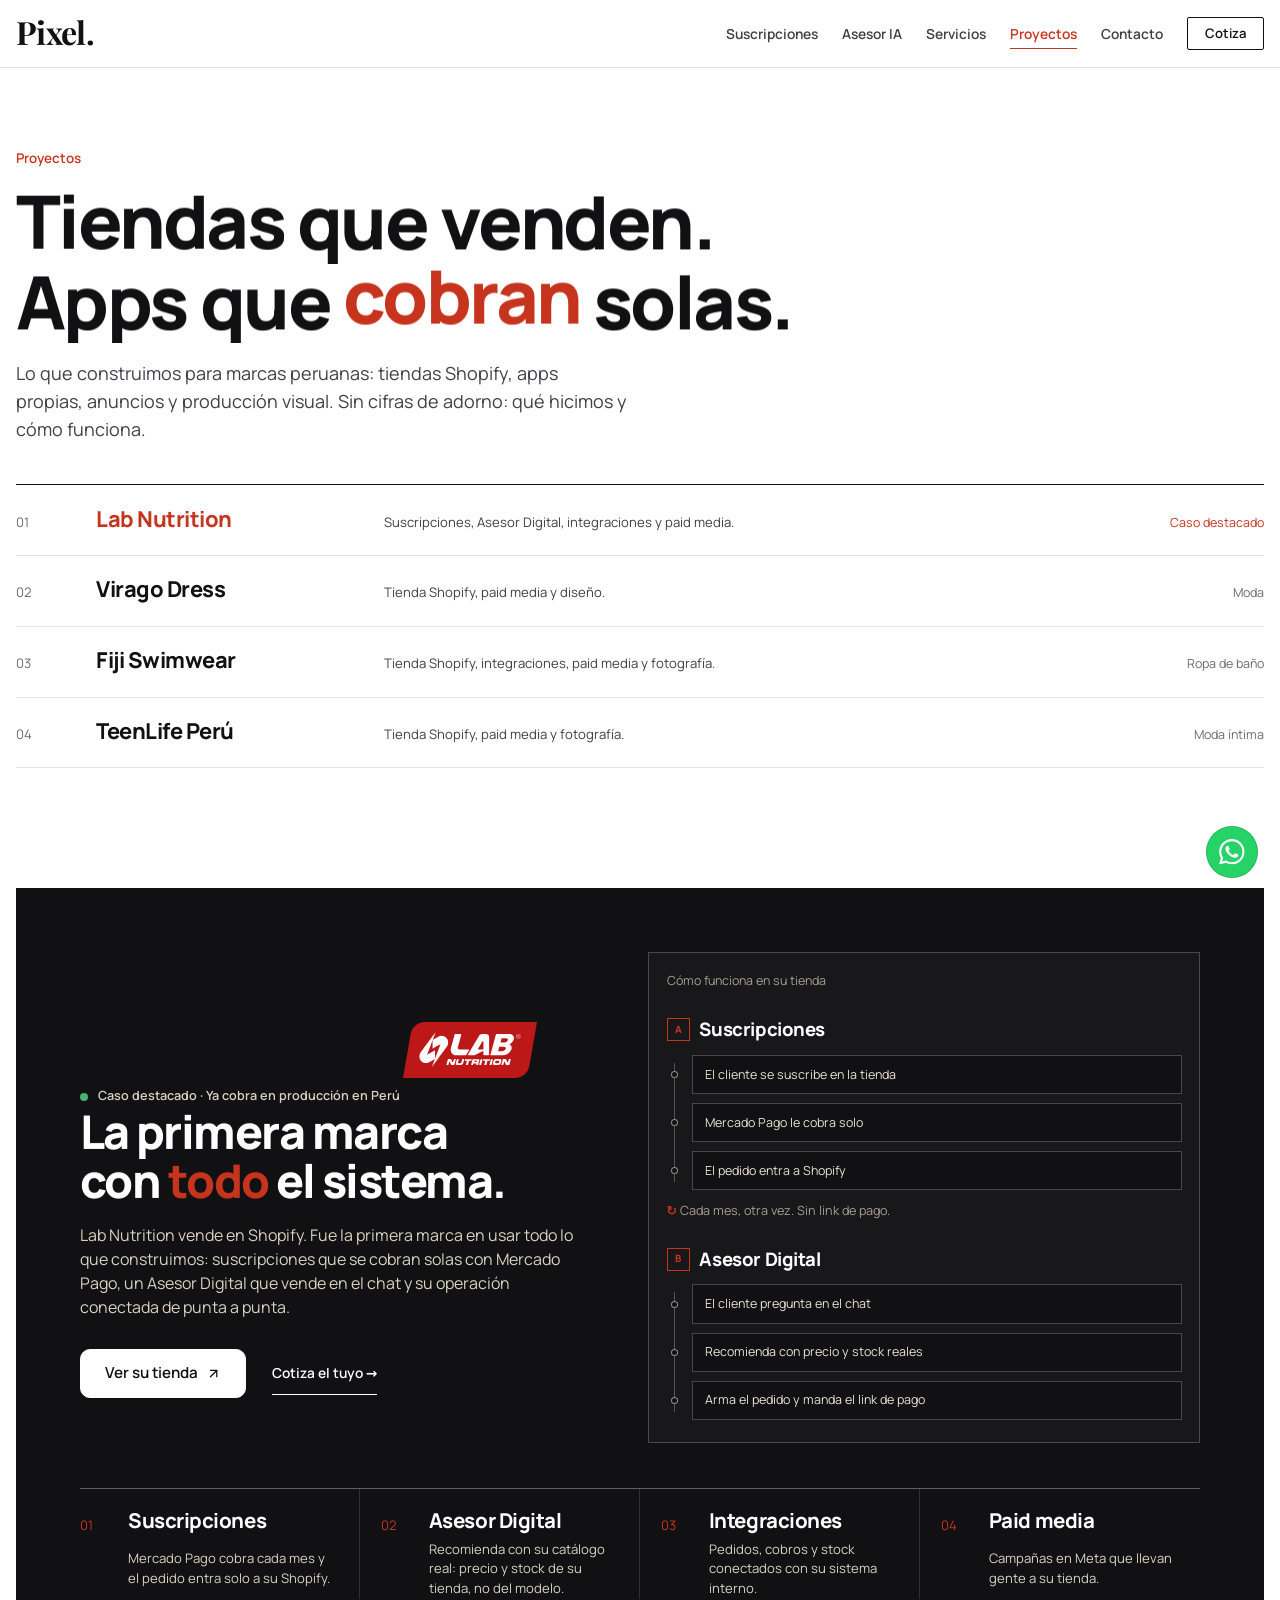
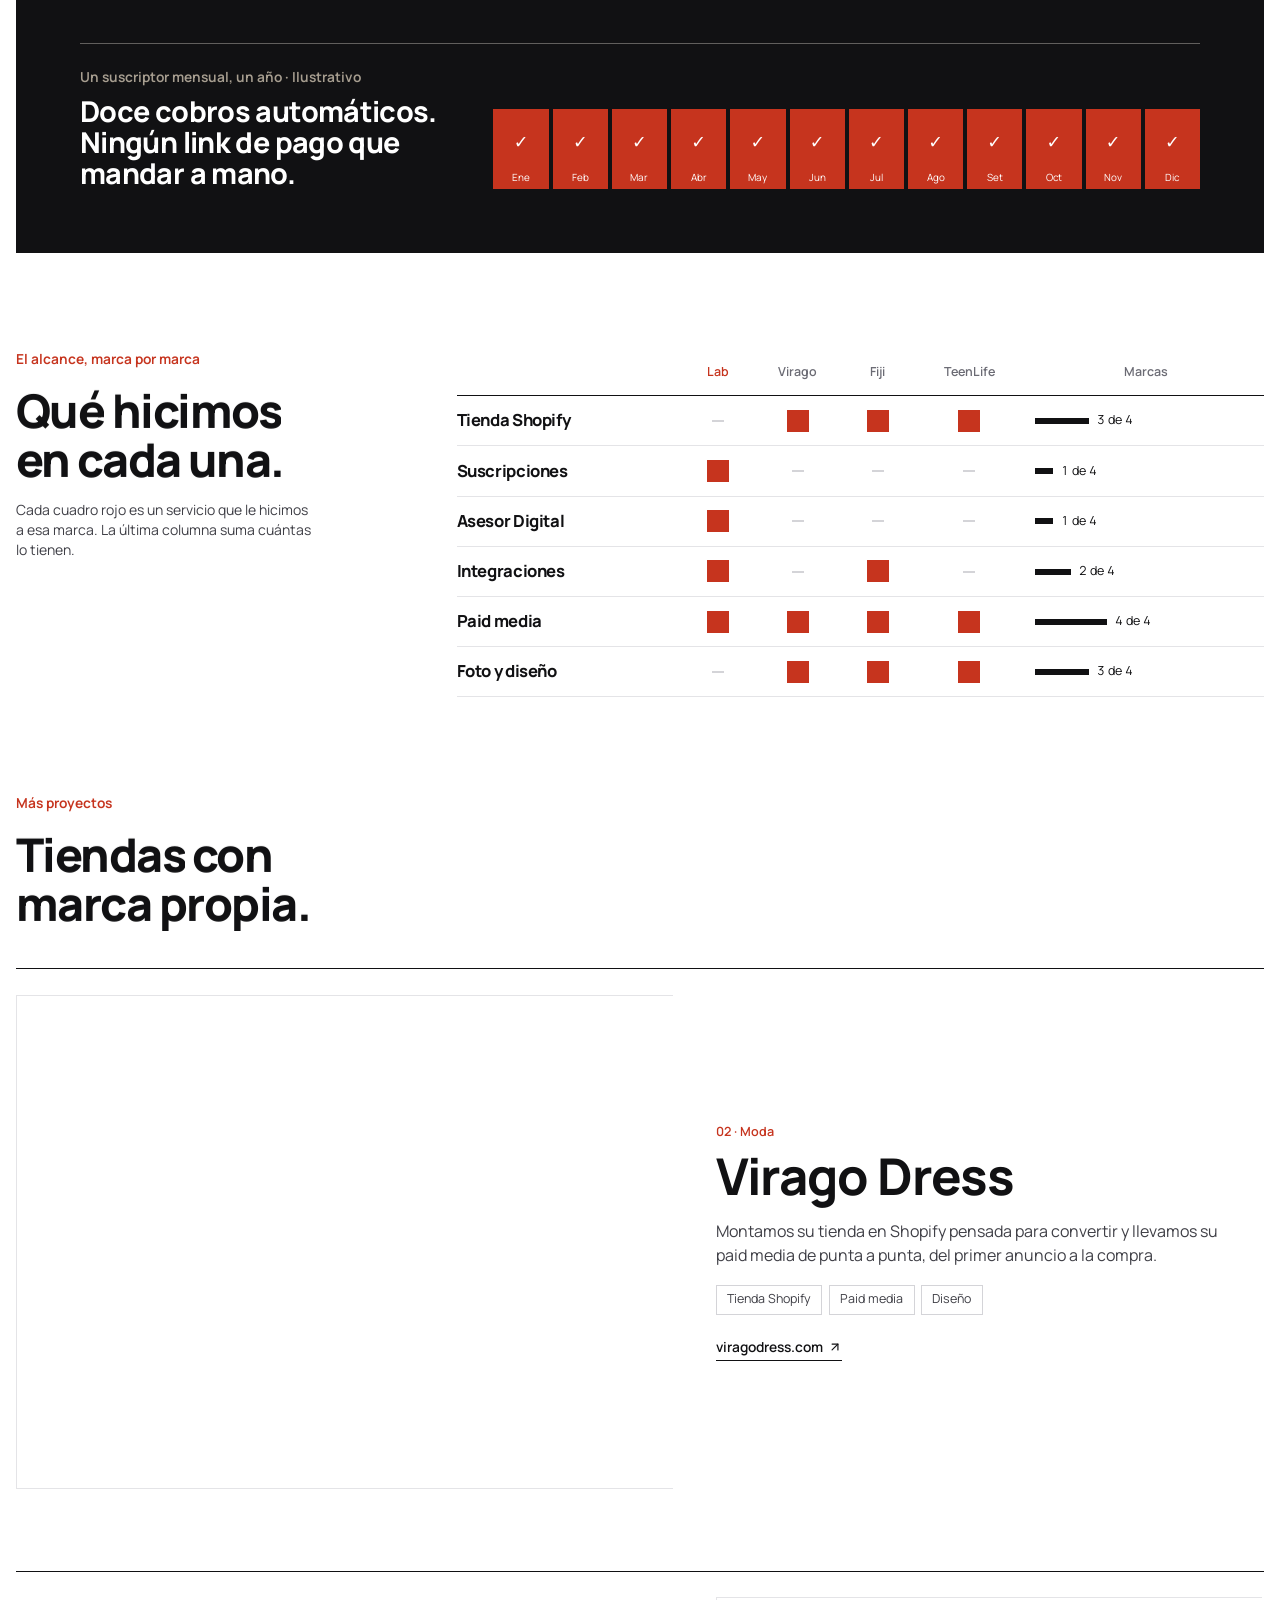
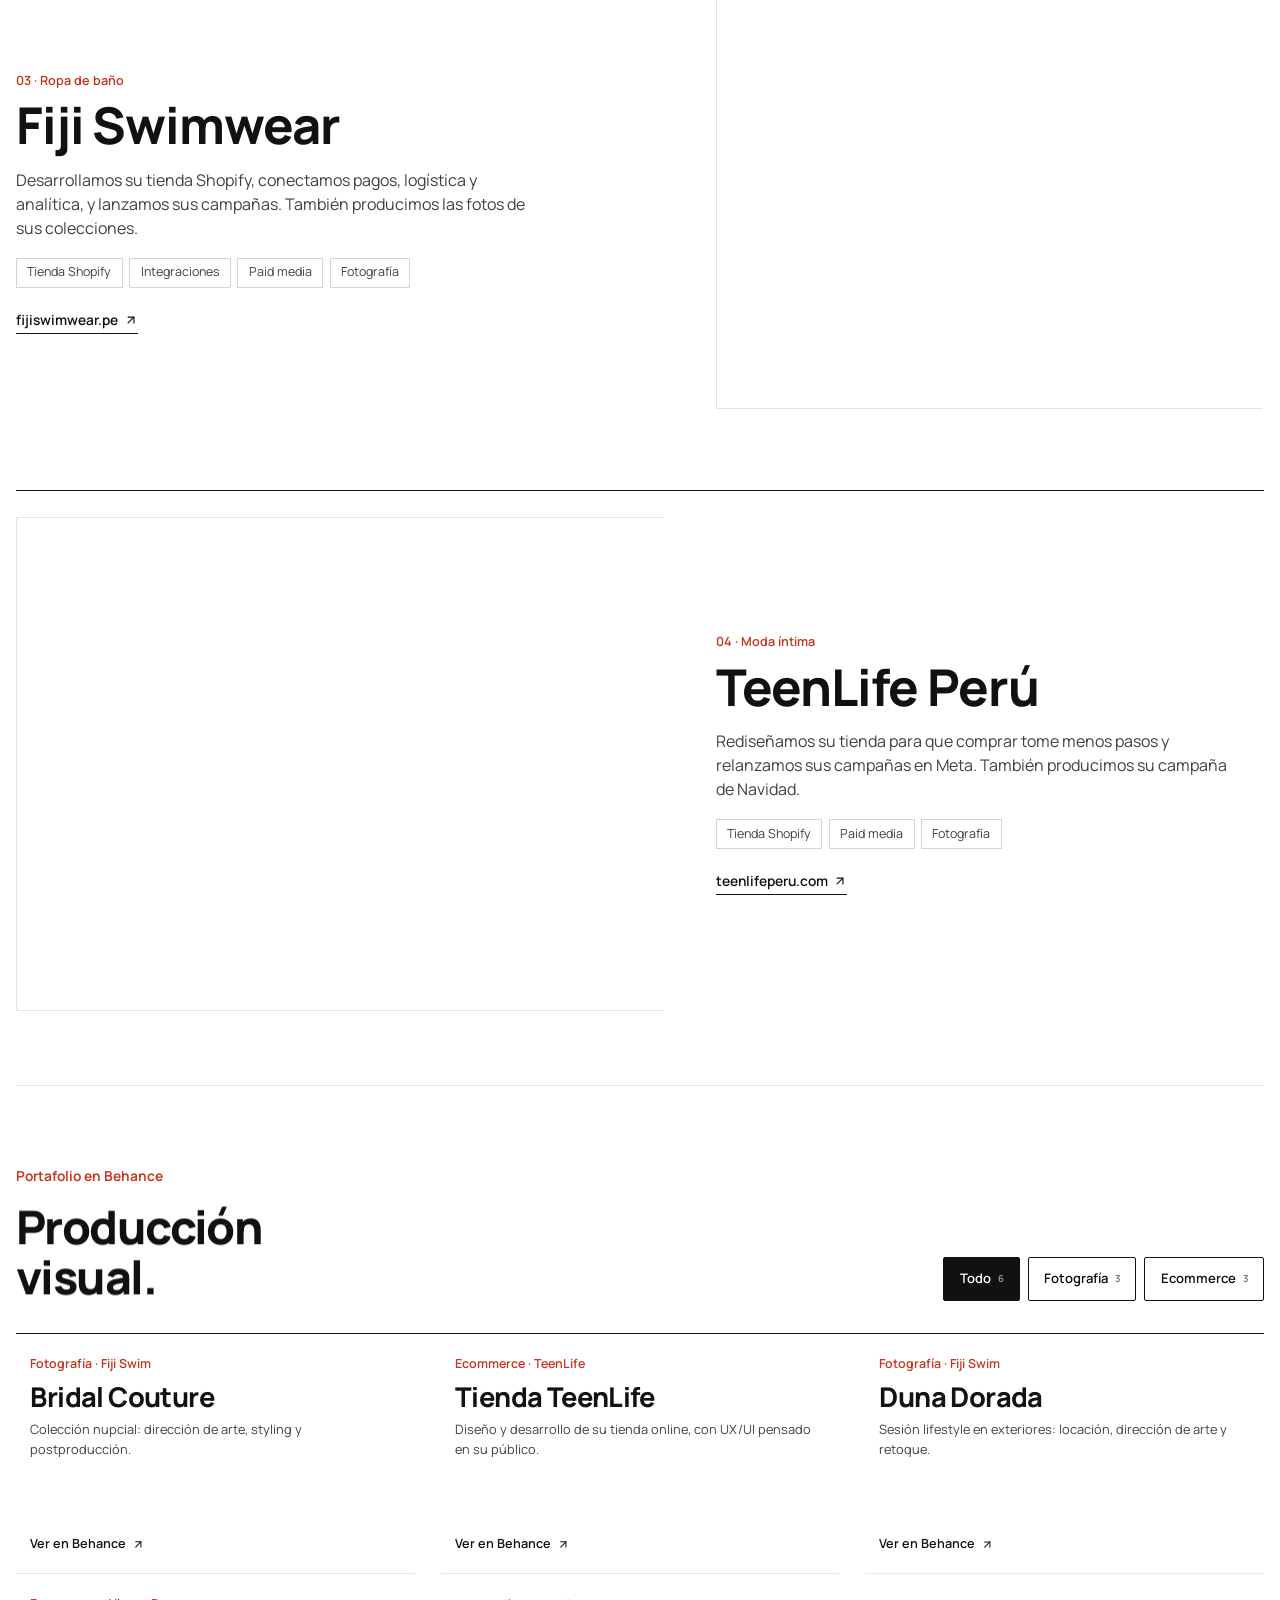
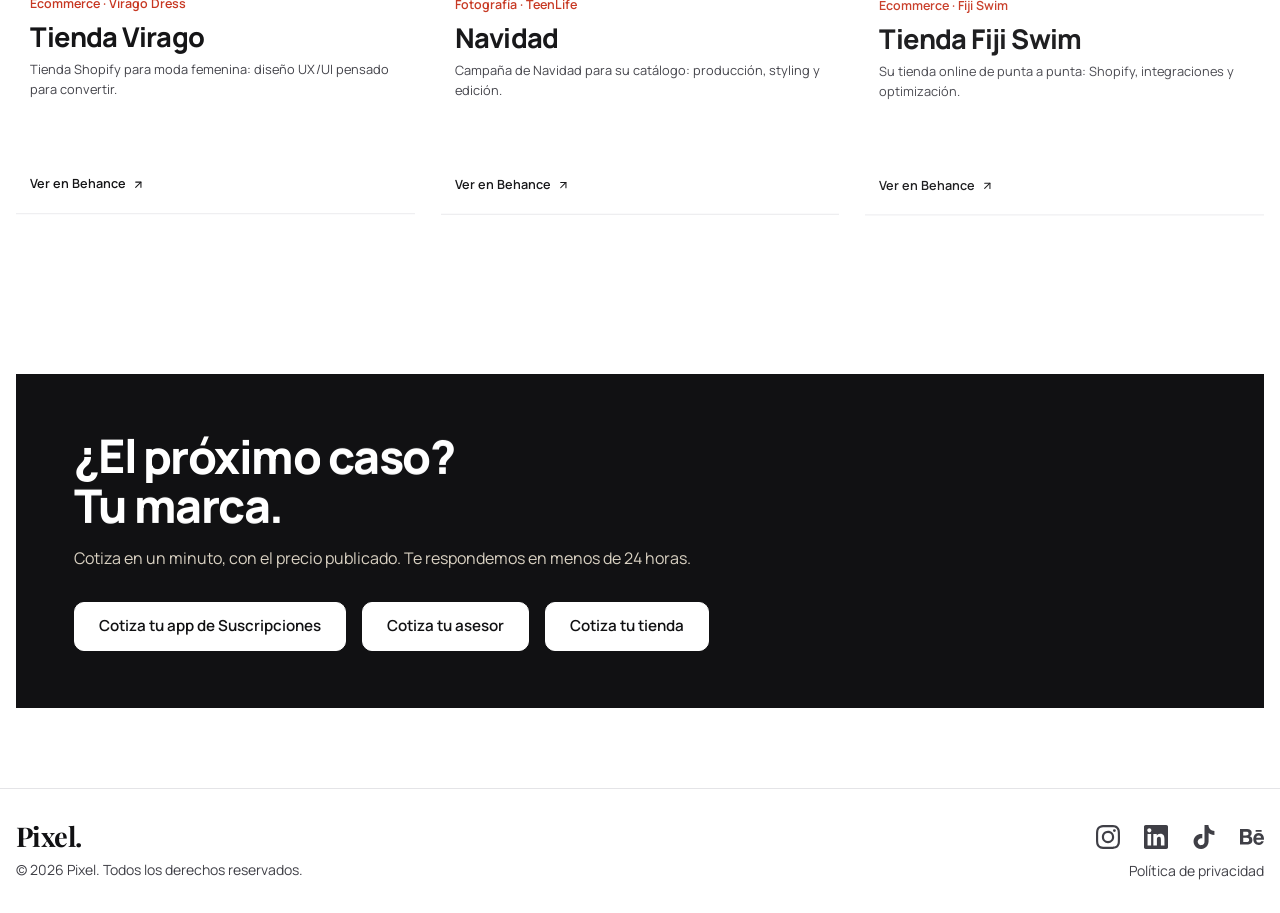
<file: proyectos.html>
<!DOCTYPE html>
<html lang="es">

<head>
  <script>document.documentElement.classList.add('js')</script>

  <meta charset="UTF-8" />
  <meta name="viewport" content="width=device-width, initial-scale=1.0, viewport-fit=cover" />
  <title>Proyectos: Lab Nutrition y tiendas Shopify • PIXEL</title>
  <meta name="description"
    content="Lab Nutrition corre el sistema completo de Pixel: suscripciones con cobro automático por Mercado Pago y Asesor Digital. Además, tiendas Shopify, anuncios y producción visual para Virago Dress, Fiji Swimwear y TeenLife Perú.">
  <link rel="canonical" href="https://pixeldigital.vercel.app/proyectos.html">

  <meta property="og:type" content="website">
  <meta property="og:locale" content="es_PE">
  <meta property="og:site_name" content="Pixel Digital">
  <meta property="og:url" content="https://pixeldigital.vercel.app/proyectos.html">
  <meta property="og:title" content="Proyectos • PIXEL">
  <meta property="og:description"
    content="Lab Nutrition, la primera marca con todo el sistema: suscripciones, Asesor Digital y más. Y las tiendas de Virago Dress, Fiji Swimwear y TeenLife Perú.">
  <meta name="twitter:card" content="summary_large_image">

  <link rel="icon" href="favicon.svg" type="image/svg+xml">
  <meta name="theme-color" content="#F5F1E8">

  <!-- Fuentes servidas desde la propia web. Las dos que pintan la portada se piden primero. -->
  <link rel="preload" href="fonts/manrope-var.woff2" as="font" type="font/woff2" crossorigin>
  <link rel="stylesheet" href="base.css">
  <style>

    /* ===== Proyectos =====
       Regla de la página: se muestra lo que hicimos y cómo funciona. Ninguna cifra
       de resultados sin fuente y sin el permiso del cliente.                     */

    .sus-eyebrow {
      font-family: var(--fuente-mono);
      font-size: .84rem;
      letter-spacing: 0;
      text-transform: none;
      color: var(--rojo-acento);
      font-weight: 600;
    }

    /* Los anclas quedan debajo de la cabecera. Con Lenis no hace falta: main.js ya descuenta 80px
       y Lenis sumaría este margen otra vez. */
    html:not(.lenis) main section[id],
    html:not(.lenis) main article[id] {
      scroll-margin-top: 5.5rem;
    }

    /* Portada */
    .pj-hero h1 .text-highlight {
      display: inline-block;
      vertical-align: bottom;
      padding: 0 0 .06em;
    }

    .pj-indice {
      margin-top: 2.6rem;
    }

    .pj-indice .idx__d {
      font-size: .82rem;
    }

    @media (min-width: 820px) {
      .pj-indice li > a {
        grid-template-columns: 3rem 16rem 1fr auto;
      }
    }

    /* Vista previa que sigue al mouse por el índice (solo escritorio con mouse y con movimiento). */
    .pj-vista {
      position: fixed;
      left: 0;
      top: 0;
      z-index: 30;
      width: 300px;
      height: 225px;
      margin: -112px 0 0 36px;
      pointer-events: none;
    }

    .pj-vista__in {
      width: 100%;
      height: 100%;
      background: #fff;
      border: 1px solid var(--tinta);
      overflow: hidden;
      opacity: 0;
      transform: scale(.86) rotate(-2deg);
      transition: opacity .25s ease, transform .45s var(--suave);
    }

    .pj-vista.on .pj-vista__in {
      opacity: 1;
      transform: none;
    }

    .pj-vista__in img {
      width: 100%;
      height: 100%;
      object-fit: cover;
      display: block;
    }

    .pj-vista__in.es-lab {
      background: var(--tinta);
      display: grid;
      place-items: center;
    }

    .pj-vista__in.es-lab img {
      width: 62%;
      height: auto;
      object-fit: contain;
    }

    /* ===== Caso destacado: Lab Nutrition ===== */
    .caso {
      background: var(--tinta);
      color: var(--fondo-crema);
      padding: clamp(1.6rem, 5vw, 4rem);
      margin-top: 3.5rem;
      position: relative;
      overflow: hidden;
    }

    .caso::before {
      content: none;
      position: absolute;
      right: -.04em;
      top: -.12em;
      font-family: var(--fuente-display);
      font-size: clamp(6.6rem, 22.44vw, 19.8rem);
      line-height: 1;
      color: rgba(245, 241, 232, .04);
      pointer-events: none;
      user-select: none;
      font-weight: 750;
      letter-spacing: -.022em;
    }

    .caso > * {
      position: relative;
    }

    .caso__top {
      display: grid;
      gap: 2.6rem;
    }

    @media (min-width: 1024px) {
      .caso__top {
        grid-template-columns: minmax(0, 1fr) minmax(0, 1.08fr);
        gap: 3.5rem;
        align-items: center;
      }
    }

    .lab__k {
      display: inline-flex;
      align-items: center;
      gap: .6rem;
      font-size: .79rem;
      letter-spacing: 0;
      text-transform: none;
      font-weight: 600;
      color: #D9D1C2;
    }

    .vivo {
      width: 8px;
      height: 8px;
      border-radius: 50%;
      background: #43B36F;
      flex: 0 0 auto;
      animation: vivo 2.2s ease-out infinite;
    }

    @keyframes vivo {
      0% { box-shadow: 0 0 0 0 rgba(67, 179, 111, .55) }
      70% { box-shadow: 0 0 0 10px rgba(67, 179, 111, 0) }
      100% { box-shadow: 0 0 0 0 rgba(67, 179, 111, 0) }
    }

    .caso__marca {
      display: inline-block;
      margin: 1.5rem 0 1.4rem;
      line-height: 0;
      transition: transform .3s var(--suave);
    }

    .caso__marca:hover {
      transform: translateY(-2px);
    }

    .caso__marca img {
      height: 56px;
      width: auto;
    }

    .caso .headline {
      color: var(--fondo-crema);
    }

    .caso__p {
      margin-top: 1.1rem;
      max-width: 56ch;
      color: #D9D1C2;
    }

    .caso__ctas {
      display: flex;
      flex-wrap: wrap;
      align-items: center;
      gap: .9rem 1.6rem;
      margin-top: 1.9rem;
    }

    .caso .btn {
      background: var(--fondo-crema);
      color: var(--tinta);
      border-color: var(--fondo-crema);
      display: inline-flex;
      align-items: center;
      justify-content: center;
      gap: .5rem;
    }

    .caso .btn:hover {
      background: var(--rojo-acento);
      border-color: var(--rojo-acento);
      color: var(--fondo-crema);
    }

    .caso__cot {
      display: inline-flex;
      align-items: center;
      min-height: 44px;
      font-size: .86rem;
      letter-spacing: 0;
      text-transform: none;
      font-weight: 600;
      color: var(--fondo-crema);
      border-bottom: 1px solid currentColor;
      transition: color .2s ease;
    }

    .caso__cot:hover {
      color: #FF8A70;
    }

    /* Diagrama: dos carriles, un punto que recorre cada uno. Sin JS o con menos movimiento: quieto y completo. */
    .sis {
      margin: 0;
      container-type: inline-size;
      border: 1px solid rgba(245, 241, 232, .22);
      background: rgba(245, 241, 232, .03);
      padding: 1.2rem 1.1rem 1.4rem;
      display: grid;
      gap: 1.7rem;
    }

    .sis__cap {
      font-size: .78rem;
      letter-spacing: 0;
      text-transform: none;
      color: #A79E90;
    }

    .sis__nom {
      display: flex;
      align-items: center;
      gap: .6rem;
      font-family: var(--fuente-display);
      font-size: 1.16rem;
      line-height: 1;
      text-transform: none;
      color: var(--fondo-crema);
      margin-bottom: .85rem;
      font-weight: 750;
      letter-spacing: -.022em;
    }

    .sis__nom span {
      display: inline-grid;
      place-items: center;
      width: 1.45rem;
      height: 1.45rem;
      border: 1px solid var(--rojo-acento);
      color: var(--rojo-acento);
      font-family: var(--fuente-mono);
      font-size: .62rem;
    }

    .sis__via {
      position: relative;
      padding-left: 1.6rem;
    }

    .sis__via::before {
      content: '';
      position: absolute;
      left: .45rem;
      top: .5rem;
      bottom: .5rem;
      width: 1px;
      background: rgba(245, 241, 232, .28);
    }

    .sis__pasos {
      list-style: none;
      margin: 0;
      padding: 0;
      display: grid;
      gap: .55rem;
    }

    .sis__pasos li {
      position: relative;
      border: 1px solid rgba(245, 241, 232, .24);
      background: var(--tinta);
      padding: .62rem .75rem;
      font-size: .78rem;
      line-height: 1.4;
      color: #E9E2D4;
    }

    .sis__pasos li::before {
      content: '';
      position: absolute;
      left: calc(-1.15rem - 4px);
      top: 50%;
      width: 7px;
      height: 7px;
      margin-top: -3.5px;
      border-radius: 50%;
      background: var(--tinta);
      border: 1px solid rgba(245, 241, 232, .55);
    }

    .sis__punto {
      position: absolute;
      left: calc(.45rem - 5px);
      top: .5rem;
      width: 11px;
      height: 11px;
      border-radius: 50%;
      background: var(--rojo-acento);
      box-shadow: 0 0 0 4px rgba(198, 52, 30, .3), 0 0 18px rgba(198, 52, 30, .65);
      opacity: 0;
    }

    .sis__vuelta {
      margin-top: .7rem;
      font-size: .79rem;
      letter-spacing: 0;
      text-transform: none;
      color: #A79E90;
    }

    .sis__vuelta b {
      color: var(--rojo-acento);
      font-weight: 600;
    }

    @container (min-width: 520px) {
      .sis__via {
        padding: 1.2rem 0 0;
      }

      .sis__via::before {
        left: 0;
        right: 0;
        top: .45rem;
        bottom: auto;
        width: auto;
        height: 1px;
      }

      .sis__pasos {
        grid-template-columns: repeat(3, minmax(0, 1fr));
        gap: .6rem;
      }

      .sis__pasos li {
        min-height: 4.6rem;
      }

      .sis__pasos li::before {
        left: 50%;
        top: calc(-.75rem - 4px);
        margin: 0 0 0 -3.5px;
      }

      .sis__punto {
        left: 0;
        top: calc(.45rem - 5px);
      }
    }

    @keyframes sis-v {
      0% { top: .5rem; opacity: 0 }
      6%, 92% { opacity: 1 }
      100% { top: calc(100% - .5rem - 11px); opacity: 0 }
    }

    @keyframes sis-h {
      0% { left: 0; opacity: 0 }
      6%, 92% { opacity: 1 }
      100% { left: calc(100% - 11px); opacity: 0 }
    }

    @keyframes sis-paso {
      0%, 9% { background: var(--tinta); border-color: rgba(245, 241, 232, .24); color: #E9E2D4 }
      16%, 30% { background: var(--rojo-acento); border-color: var(--rojo-acento); color: var(--fondo-crema) }
      44%, 100% { background: var(--tinta); border-color: rgba(245, 241, 232, .5); color: #E9E2D4 }
    }

    @keyframes sis-vuelta {
      0%, 84% { color: #A79E90 }
      90%, 98% { color: var(--fondo-crema) }
      100% { color: #A79E90 }
    }

    @media (prefers-reduced-motion: no-preference) {
      html.anima .sis__punto {
        animation: sis-v 3.6s linear infinite paused;
      }

      html.anima .sis__pasos li {
        animation: sis-paso 3.6s linear infinite paused;
        animation-delay: calc(var(--i) * 1.2s);
      }

      html.anima .sis__vuelta {
        animation: sis-vuelta 3.6s linear infinite paused;
      }

      html.anima .sis__carril--ase .sis__punto {
        animation-delay: 1.8s;
      }

      html.anima .sis__carril--ase .sis__pasos li {
        animation-delay: calc(1.8s + var(--i) * 1.2s);
      }

      html.anima .sis.corre .sis__punto,
      html.anima .sis.corre .sis__pasos li,
      html.anima .sis.corre .sis__vuelta {
        animation-play-state: running;
      }

      @container (min-width: 520px) {
        html.anima .sis__punto {
          animation-name: sis-h;
        }
      }
    }

    /* Módulos que corren en su tienda */
    .caso__mods {
      list-style: none;
      margin: 2.8rem 0 0;
      padding: 0;
      border-top: 1px solid rgba(245, 241, 232, .35);
    }

    .caso__mods li {
      display: grid;
      grid-template-columns: 2.2rem 1fr;
      gap: .25rem .8rem;
      padding: 1rem 0;
      border-bottom: 1px solid rgba(245, 241, 232, .14);
    }

    .caso__mods b {
      font-family: var(--fuente-display);
      font-weight: 750;
      font-size: 1.28rem;
      line-height: 1;
      text-transform: none;
      color: var(--fondo-crema);
      letter-spacing: -.022em;
    }

    .caso__mods li > span:last-child {
      grid-column: 2;
      font-size: .82rem;
      color: #D9D1C2;
    }

    .lab__n {
      font-size: .82rem;
      letter-spacing: 0;
      color: var(--rojo-acento);
      padding-top: .35rem;
    }

    @media (min-width: 900px) {
      .caso__mods {
        display: grid;
        grid-template-columns: repeat(4, 1fr);
      }

      .caso__mods li {
        border-bottom: 0;
        border-right: 1px solid rgba(245, 241, 232, .14);
        padding: 1.3rem 1.3rem 0 0;
      }

      .caso__mods li + li {
        padding-left: 1.3rem;
      }

      .caso__mods li:last-child {
        border-right: 0;
      }
    }

    /* Un año de cobros: ilustración, no dato. */
    .anio {
      margin-top: 2.8rem;
      border-top: 1px solid rgba(245, 241, 232, .35);
      padding-top: 1.4rem;
      display: grid;
      gap: 1.3rem;
    }

    @media (min-width: 900px) {
      .anio {
        grid-template-columns: minmax(0, 1fr) minmax(0, 1.9fr);
        align-items: end;
        gap: 2.6rem;
      }
    }

    .anio .k {
      color: #A79E90;
    }

    .anio__tit {
      margin-top: .55rem;
      font-family: var(--fuente-display);
      font-size: clamp(1.258rem, 2.244vw, 1.85rem);
      line-height: 1.08;
      text-transform: none;
      color: var(--fondo-crema);
      font-weight: 750;
      letter-spacing: -.022em;
    }

    .anio__m {
      list-style: none;
      margin: 0;
      padding: 0;
      display: grid;
      grid-template-columns: repeat(12, minmax(0, 1fr));
      gap: 4px;
    }

    .anio__m li {
      position: relative;
      aspect-ratio: 1 / 1.45;
      background: rgba(245, 241, 232, .07);
      overflow: hidden;
      display: flex;
      align-items: flex-end;
      justify-content: center;
      padding-bottom: .3rem;
    }

    .anio__m li::before {
      content: '✓';
      position: absolute;
      inset: 0;
      display: grid;
      place-items: center;
      padding-bottom: 1rem;
      background: var(--rojo-acento);
      color: var(--fondo-crema);
      font-size: clamp(.7rem, 2vw, 1.1rem);
      transition: transform .55s var(--suave);
      transition-delay: calc(var(--i) * 110ms);
    }

    .anio__m span {
      position: relative;
      font-size: clamp(.46rem, 1.4vw, .62rem);
      letter-spacing: 0;
      text-transform: none;
      color: var(--fondo-crema);
    }

    html.anima .anio:not(.en-vista) .anio__m li::before {
      transform: translateY(101%);
    }

    /* ===== Matriz: qué hicimos en cada marca ===== */
    .mx {
      overflow-x: auto;
    }

    .mx__t {
      width: 100%;
      border-collapse: collapse;
      font-size: .78rem;
    }

    .mx__t th,
    .mx__t td {
      border-bottom: 1px solid var(--linea-clara);
      padding: .85rem .35rem;
      text-align: center;
      vertical-align: middle;
    }

    .mx__t thead th {
      border-bottom: 1px solid var(--tinta);
      font-size: .78rem;
      letter-spacing: 0;
      text-transform: none;
      font-weight: 600;
      color: var(--muted);
      white-space: nowrap;
    }

    .mx__t thead th.es-lab {
      color: var(--rojo-acento);
    }

    .mx__t tbody th {
      text-align: left;
      padding-left: 0;
      font-family: var(--fuente-display);
      font-weight: 750;
      font-size: 1.04rem;
      line-height: 1;
      text-transform: none;
      color: var(--tinta);
      white-space: nowrap;
      transition: color .2s ease;
      letter-spacing: -.022em;
    }

    .mx__t tbody tr:hover th {
      color: var(--rojo-acento);
    }

    .mx__t td::before {
      content: '';
      display: inline-block;
      width: 12px;
      height: 2px;
      vertical-align: middle;
      background: var(--linea-fuerte);
    }

    .mx__t td.si::before {
      width: 22px;
      height: 22px;
      background: var(--rojo-acento);
      transition: transform .45s var(--suave);
      transition-delay: calc(var(--d) * 40ms);
    }

    .mx__t td.mx__tot {
      text-align: left;
      white-space: nowrap;
      font-variant-numeric: tabular-nums;
      color: var(--tinta);
      padding-right: 0;
    }

    .mx__t td.mx__tot::before {
      display: none;
    }

    .mx__barra {
      display: inline-block;
      vertical-align: middle;
      width: calc(var(--v) * 72px);
      height: 6px;
      margin-right: .55rem;
      background: var(--tinta);
      transform-origin: 0 50%;
      transition: transform .9s var(--suave) .35s;
    }

    html.anima .mx:not(.en-vista) td.si::before {
      transform: scale(0);
    }

    html.anima .mx:not(.en-vista) .mx__barra {
      transform: scaleX(0);
    }

    @media (max-width: 559px) {
      .mx__t thead th:not(:first-child) {
        writing-mode: vertical-rl;
        transform: rotate(180deg);
        padding: .5rem .2rem;
        text-align: left;
      }

      .mx__t tbody th {
        font-size: 1.1rem;
        white-space: normal;
      }

      .mx__t td.si::before {
        width: 18px;
        height: 18px;
      }

      .mx__barra {
        display: none;
      }
    }

    /* ===== Más proyectos: tarjetas que se apilan al bajar (escritorio y tableta) ===== */
    .pila {
      display: grid;
      gap: 2.6rem;
    }

    .pj {
      display: grid;
      gap: 1.3rem;
      background: var(--fondo-crema);
      border-top: 1px solid var(--tinta);
      padding-top: 1.3rem;
    }

    @media (min-width: 768px) {
      .pj {
        grid-template-columns: minmax(0, 1.2fr) minmax(0, 1fr);
        gap: 2.6rem;
        align-items: center;
        padding: 1.6rem 0;
      }

      .pj:nth-child(even) .pj__img {
        order: 2;
      }
    }

    @media (min-width: 768px) and (min-height: 640px) {
      .pila {
        gap: 3.5rem;
      }

      .pj {
        position: sticky;
        top: calc(4.9rem + var(--i) * 14px);
      }
    }

    .pj__img {
      background: #fff;
      border: 1px solid var(--linea-clara);
    }

    .pj__img img {
      display: block;
      width: 100%;
      height: auto;
      aspect-ratio: 4 / 3;
      object-fit: cover;
    }

    .pj__n {
      font-size: .79rem;
      letter-spacing: 0;
      text-transform: none;
      font-weight: 600;
      color: var(--rojo-acento);
    }

    .pj__t {
      margin: .45rem 0 .9rem;
      font-family: var(--fuente-display);
      font-weight: 750;
      font-size: clamp(1.782rem, 3.96vw, 3.168rem);
      line-height: 1.08;
      text-transform: none;
      color: var(--tinta);
      letter-spacing: -.022em;
    }

    .pj__txt > p:not(.pj__n) {
      max-width: 52ch;
    }

    .pj__tags {
      list-style: none;
      margin: 1.15rem 0 0;
      padding: 0;
      display: flex;
      flex-wrap: wrap;
      gap: .4rem;
    }

    .pj__tags li {
      border: 1px solid var(--linea-fuerte);
      padding: .28rem .65rem;
      font-size: .78rem;
      letter-spacing: 0;
      text-transform: none;
      color: var(--gris-oscuro);
    }

    .pj__link {
      display: inline-flex;
      align-items: center;
      gap: .35rem;
      margin-top: 1.4rem;
      font-size: .86rem;
      letter-spacing: 0;
      text-transform: none;
      font-weight: 600;
      color: var(--tinta);
      border-bottom: 1px solid var(--tinta);
      padding-bottom: 2px;
      transition: color .2s ease, border-color .2s ease;
    }

    .pj__link:hover {
      color: var(--rojo-acento);
      border-color: var(--rojo-acento);
    }

    .pj__link .ico {
      width: 14px;
      height: 14px;
    }

    /* ===== Producción visual (Behance) ===== */
    .filtros {
      display: flex;
      flex-wrap: wrap;
      gap: .5rem;
    }

    .filtro {
      display: inline-flex;
      align-items: center;
      gap: .45rem;
      min-height: 44px;
      padding: .5rem .95rem;
      border: 1px solid var(--tinta);
      border-radius: 2px;
      font-size: .82rem;
      letter-spacing: 0;
      text-transform: none;
      font-weight: 600;
      color: var(--tinta);
      transition: background-color .2s ease, color .2s ease, border-color .2s ease;
    }

    .filtro span {
      font-size: .6rem;
      color: var(--muted);
    }

    .filtro:hover {
      border-color: var(--rojo-acento);
      color: var(--rojo-acento);
    }

    .filtro[aria-pressed="true"] {
      background: var(--tinta);
      border-color: var(--tinta);
      color: var(--fondo-crema);
    }

    .filtro[aria-pressed="true"] span {
      color: #A79E90;
    }

    .bh {
      list-style: none;
      margin: 0;
      padding: 0;
      display: grid;
      column-gap: 1.6rem;
      border-top: 1px solid var(--tinta);
    }

    @media (min-width: 640px) {
      .bh {
        grid-template-columns: repeat(2, minmax(0, 1fr));
      }

      .bh a {
        min-height: 15rem;
      }
    }

    @media (min-width: 1024px) {
      .bh {
        grid-template-columns: repeat(3, minmax(0, 1fr));
      }
    }

    .bh li[hidden] {
      display: none;
    }

    .bh a {
      display: flex;
      flex-direction: column;
      gap: .55rem;
      height: 100%;
      padding: 1.3rem .9rem 1.2rem;
      border-bottom: 1px solid var(--linea-clara);
      color: var(--gris-oscuro);
      transition: background-color .3s var(--suave), color .3s var(--suave);
    }

    .bh__cat {
      font-size: .78rem;
      letter-spacing: 0;
      text-transform: none;
      font-weight: 600;
      color: var(--rojo-acento);
    }

    .bh__t {
      font-family: var(--fuente-display);
      font-size: 1.702rem;
      line-height: 1.08;
      text-transform: none;
      color: var(--tinta);
      transition: color .3s var(--suave);
      font-weight: 750;
      letter-spacing: -.022em;
    }

    .bh__d {
      font-size: .8rem;
      line-height: 1.55;
    }

    .bh__ir {
      margin-top: auto;
      padding-top: .6rem;
      display: inline-flex;
      align-items: center;
      gap: .35rem;
      font-size: .79rem;
      letter-spacing: 0;
      text-transform: none;
      font-weight: 600;
      color: var(--tinta);
      transition: color .3s var(--suave);
    }

    .bh__ir .ico {
      transition: transform .3s var(--suave);
    }

    .bh a:hover,
    .bh a:focus-visible {
      background: var(--tinta);
      color: #D9D1C2;
    }

    .bh a:hover .bh__t,
    .bh a:hover .bh__ir,
    .bh a:focus-visible .bh__t,
    .bh a:focus-visible .bh__ir {
      color: var(--fondo-crema);
    }

    .bh a:hover .bh__ir .ico {
      transform: translate(3px, -3px);
    }

    /* El filtro usa su propia transición de vista: la página no se funde, solo se mueven las piezas. */
    html.vt-filtro::view-transition-old(root),
    html.vt-filtro::view-transition-new(root) {
      animation: none;
    }

    html.vt-filtro::view-transition-group(*) {
      animation-duration: .5s;
      animation-timing-function: var(--suave);
    }
  </style>
  <script type="application/ld+json">
  {
    "@context": "https://schema.org",
    "@type": "CollectionPage",
    "name": "Proyectos de Pixel Digital",
    "description": "Lab Nutrition corre el sistema completo de Pixel: suscripciones con cobro automatico por Mercado Pago y Asesor Digital. Ademas, tiendas Shopify, anuncios y produccion visual para Virago Dress, Fiji Swimwear y TeenLife Peru.",
    "url": "https://pixeldigital.vercel.app/proyectos.html",
    "inLanguage": "es-PE",
    "isPartOf": { "@type": "WebSite", "name": "Pixel Digital", "url": "https://pixeldigital.vercel.app/" },
    "publisher": { "@id": "https://pixeldigital.vercel.app/#organizacion" },
    "mainEntity": {
      "@type": "ItemList",
      "itemListElement": [
        { "@type": "ListItem", "position": 1, "name": "Lab Nutrition: suscripciones con cobro automatico, Asesor Digital, integraciones y paid media", "url": "https://pixeldigital.vercel.app/proyectos.html#lab-nutrition" },
        { "@type": "ListItem", "position": 2, "name": "Virago Dress: tienda Shopify, paid media y diseno", "url": "https://pixeldigital.vercel.app/proyectos.html#virago-dress" },
        { "@type": "ListItem", "position": 3, "name": "Fiji Swimwear: tienda Shopify, integraciones, paid media y fotografia", "url": "https://pixeldigital.vercel.app/proyectos.html#fiji-swimwear" },
        { "@type": "ListItem", "position": 4, "name": "TeenLife Peru: tienda Shopify, paid media y fotografia", "url": "https://pixeldigital.vercel.app/proyectos.html#teenlife-peru" }
      ]
    }
  }
  </script>
  <script type="application/ld+json">
  {
    "@context": "https://schema.org",
    "@type": "BreadcrumbList",
    "itemListElement": [
      { "@type": "ListItem", "position": 1, "name": "Inicio", "item": "https://pixeldigital.vercel.app/" },
      { "@type": "ListItem", "position": 2, "name": "Proyectos", "item": "https://pixeldigital.vercel.app/proyectos.html" }
    ]
  }
  </script>
  <!-- Meta Pixel · Pixel Digital -->
  <script>
  !function(f,b,e,v,n,t,s){if(f.fbq)return;n=f.fbq=function(){n.callMethod?
  n.callMethod.apply(n,arguments):n.queue.push(arguments)};if(!f._fbq)f._fbq=n;
  n.push=n;n.loaded=!0;n.version='2.0';n.queue=[];t=b.createElement(e);t.async=!0;
  t.src=v;s=b.getElementsByTagName(e)[0];s.parentNode.insertBefore(t,s)}(window,
  document,'script','https://connect.facebook.net/en_US/fbevents.js');
  fbq('init', '4748549178756369');
  fbq('track', 'PageView');
  </script>
  <noscript><img height="1" width="1" style="display:none" alt=""
  src="https://www.facebook.com/tr?id=4748549178756369&ev=PageView&noscript=1"/></noscript>
  <!-- Fin Meta Pixel -->
  <!-- Tailwind compilado (antes venía del CDN). Va al final del head, como lo inyectaba el CDN. -->
  <link rel="stylesheet" href="tw.css">
</head>

<body>
  <svg class="sprite" width="0" height="0" aria-hidden="true" focusable="false">
    <symbol id="i-menu" viewBox="0 0 24 24" fill="none" stroke="currentColor" stroke-width="2" stroke-linecap="round" stroke-linejoin="round"><line x1="4" x2="20" y1="12" y2="12"/> <line x1="4" x2="20" y1="6" y2="6"/> <line x1="4" x2="20" y1="18" y2="18"/></symbol>
    <symbol id="i-x" viewBox="0 0 24 24" fill="none" stroke="currentColor" stroke-width="2" stroke-linecap="round" stroke-linejoin="round"><path d="M18 6 6 18"/> <path d="m6 6 12 12"/></symbol>
    <symbol id="i-arrow-up-right" viewBox="0 0 24 24" fill="none" stroke="currentColor" stroke-width="2" stroke-linecap="round" stroke-linejoin="round"><path d="M7 7h10v10"/> <path d="M7 17 17 7"/></symbol>
    <symbol id="i-arrow-right" viewBox="0 0 24 24" fill="none" stroke="currentColor" stroke-width="2" stroke-linecap="round" stroke-linejoin="round"><path d="M5 12h14"/> <path d="m12 5 7 7-7 7"/></symbol>
    <symbol id="i-whatsapp" viewBox="0 0 24 24"><path fill="currentColor" d="M17.472 14.382c-.297-.149-1.758-.867-2.03-.967-.273-.099-.471-.148-.67.15-.197.297-.767.966-.94 1.164-.173.199-.347.223-.644.075-.297-.15-1.255-.463-2.39-1.475-.883-.788-1.48-1.761-1.653-2.059-.173-.297-.018-.458.13-.606.134-.133.298-.347.446-.52.149-.174.198-.298.298-.497.099-.198.05-.371-.025-.52-.075-.149-.669-1.612-.916-2.207-.242-.579-.487-.5-.669-.51-.173-.008-.371-.01-.57-.01-.198 0-.52.074-.792.372-.272.297-1.04 1.016-1.04 2.479 0 1.462 1.065 2.875 1.213 3.074.149.198 2.096 3.2 5.077 4.487.709.306 1.262.489 1.694.625.712.227 1.36.195 1.871.118.571-.085 1.758-.719 2.006-1.413.248-.694.248-1.289.173-1.413-.074-.124-.272-.198-.57-.347m-5.421 7.403h-.004a9.87 9.87 0 01-5.031-1.378l-.361-.214-3.741.982.998-3.648-.235-.374a9.86 9.86 0 01-1.51-5.26c.001-5.45 4.436-9.884 9.888-9.884 2.64 0 5.122 1.03 6.988 2.898a9.825 9.825 0 012.893 6.994c-.003 5.45-4.437 9.884-9.885 9.884m8.413-18.297A11.815 11.815 0 0012.05 0C5.495 0 .16 5.335.157 11.892c0 2.096.547 4.142 1.588 5.945L.057 24l6.305-1.654a11.882 11.882 0 005.683 1.448h.005c6.554 0 11.89-5.335 11.893-11.893a11.821 11.821 0 00-3.48-8.413Z"/></symbol>
    <symbol id="i-instagram" viewBox="0 0 24 24"><path fill="currentColor" d="M7.0301.084c-1.2768.0602-2.1487.264-2.911.5634-.7888.3075-1.4575.72-2.1228 1.3877-.6652.6677-1.075 1.3368-1.3802 2.127-.2954.7638-.4956 1.6365-.552 2.914-.0564 1.2775-.0689 1.6882-.0626 4.947.0062 3.2586.0206 3.6671.0825 4.9473.061 1.2765.264 2.1482.5635 2.9107.308.7889.72 1.4573 1.388 2.1228.6679.6655 1.3365 1.0743 2.1285 1.38.7632.295 1.6361.4961 2.9134.552 1.2773.056 1.6884.069 4.9462.0627 3.2578-.0062 3.668-.0207 4.9478-.0814 1.28-.0607 2.147-.2652 2.9098-.5633.7889-.3086 1.4578-.72 2.1228-1.3881.665-.6682 1.0745-1.3378 1.3795-2.1284.2957-.7632.4966-1.636.552-2.9124.056-1.2809.0692-1.6898.063-4.948-.0063-3.2583-.021-3.6668-.0817-4.9465-.0607-1.2797-.264-2.1487-.5633-2.9117-.3084-.7889-.72-1.4568-1.3876-2.1228C21.2982 1.33 20.628.9208 19.8378.6165 19.074.321 18.2017.1197 16.9244.0645 15.6471.0093 15.236-.005 11.977.0014 8.718.0076 8.31.0215 7.0301.0839m.1402 21.6932c-1.17-.0509-1.8053-.2453-2.2287-.408-.5606-.216-.96-.4771-1.3819-.895-.422-.4178-.6811-.8186-.9-1.378-.1644-.4234-.3624-1.058-.4171-2.228-.0595-1.2645-.072-1.6442-.079-4.848-.007-3.2037.0053-3.583.0607-4.848.05-1.169.2456-1.805.408-2.2282.216-.5613.4762-.96.895-1.3816.4188-.4217.8184-.6814 1.3783-.9003.423-.1651 1.0575-.3614 2.227-.4171 1.2655-.06 1.6447-.072 4.848-.079 3.2033-.007 3.5835.005 4.8495.0608 1.169.0508 1.8053.2445 2.228.408.5608.216.96.4754 1.3816.895.4217.4194.6816.8176.9005 1.3787.1653.4217.3617 1.056.4169 2.2263.0602 1.2655.0739 1.645.0796 4.848.0058 3.203-.0055 3.5834-.061 4.848-.051 1.17-.245 1.8055-.408 2.2294-.216.5604-.4763.96-.8954 1.3814-.419.4215-.8181.6811-1.3783.9-.4224.1649-1.0577.3617-2.2262.4174-1.2656.0595-1.6448.072-4.8493.079-3.2045.007-3.5825-.006-4.848-.0608M16.953 5.5864A1.44 1.44 0 1 0 18.39 4.144a1.44 1.44 0 0 0-1.437 1.4424M5.8385 12.012c.0067 3.4032 2.7706 6.1557 6.173 6.1493 3.4026-.0065 6.157-2.7701 6.1506-6.1733-.0065-3.4032-2.771-6.1565-6.174-6.1498-3.403.0067-6.156 2.771-6.1496 6.1738M8 12.0077a4 4 0 1 1 4.008 3.9921A3.9996 3.9996 0 0 1 8 12.0077"/></symbol>
    <symbol id="i-linkedin" viewBox="0 0 24 24"><path fill="currentColor" d="M20.447 20.452h-3.554v-5.569c0-1.328-.027-3.037-1.852-3.037-1.853 0-2.136 1.445-2.136 2.939v5.667H9.351V9h3.414v1.561h.046c.477-.9 1.637-1.85 3.37-1.85 3.601 0 4.267 2.37 4.267 5.455v6.286zM5.337 7.433c-1.144 0-2.063-.926-2.063-2.065 0-1.138.92-2.063 2.063-2.063 1.14 0 2.064.925 2.064 2.063 0 1.139-.925 2.065-2.064 2.065zm1.782 13.019H3.555V9h3.564v11.452zM22.225 0H1.771C.792 0 0 .774 0 1.729v20.542C0 23.227.792 24 1.771 24h20.451C23.2 24 24 23.227 24 22.271V1.729C24 .774 23.2 0 22.222 0h.003z"/></symbol>
    <symbol id="i-tiktok" viewBox="0 0 24 24"><path fill="currentColor" d="M12.525.02c1.31-.02 2.61-.01 3.91-.02.08 1.53.63 3.09 1.75 4.17 1.12 1.11 2.7 1.62 4.24 1.79v4.03c-1.44-.05-2.89-.35-4.2-.97-.57-.26-1.1-.59-1.62-.93-.01 2.92.01 5.84-.02 8.75-.08 1.4-.54 2.79-1.35 3.94-1.31 1.92-3.58 3.17-5.91 3.21-1.43.08-2.86-.31-4.08-1.03-2.02-1.19-3.44-3.37-3.65-5.71-.02-.5-.03-1-.01-1.49.18-1.9 1.12-3.72 2.58-4.96 1.66-1.44 3.98-2.13 6.15-1.72.02 1.48-.04 2.96-.04 4.44-.99-.32-2.15-.23-3.02.37-.63.41-1.11 1.04-1.36 1.75-.21.51-.15 1.07-.14 1.61.24 1.64 1.82 3.02 3.5 2.87 1.12-.01 2.19-.66 2.77-1.61.19-.33.4-.67.41-1.06.1-1.79.06-3.57.07-5.36.01-4.03-.01-8.05.02-12.07z"/></symbol>
    <symbol id="i-behance" viewBox="0 0 24 24"><path fill="currentColor" d="M16.969 16.927a2.561 2.561 0 0 0 1.901.677 2.501 2.501 0 0 0 1.531-.475c.362-.235.636-.584.779-.99h2.585a5.091 5.091 0 0 1-1.9 2.896 5.292 5.292 0 0 1-3.091.88 5.839 5.839 0 0 1-2.284-.433 4.871 4.871 0 0 1-1.723-1.211 5.657 5.657 0 0 1-1.08-1.874 7.057 7.057 0 0 1-.383-2.393c-.005-.8.129-1.595.396-2.349a5.313 5.313 0 0 1 5.088-3.604 4.87 4.87 0 0 1 2.376.563c.661.362 1.231.87 1.668 1.485a6.2 6.2 0 0 1 .943 2.133c.194.821.263 1.666.205 2.508h-7.699c-.063.79.184 1.574.688 2.187ZM6.947 4.084a8.065 8.065 0 0 1 1.928.198 4.29 4.29 0 0 1 1.49.638c.418.303.748.711.958 1.182.241.579.357 1.203.341 1.83a3.506 3.506 0 0 1-.506 1.961 3.726 3.726 0 0 1-1.503 1.287 3.588 3.588 0 0 1 2.027 1.437c.464.747.697 1.615.67 2.494a4.593 4.593 0 0 1-.423 2.032 3.945 3.945 0 0 1-1.163 1.413 5.114 5.114 0 0 1-1.683.807 7.135 7.135 0 0 1-1.928.259H0V4.084h6.947Zm-.235 12.9c.308.004.616-.029.916-.099a2.18 2.18 0 0 0 .766-.332c.228-.158.411-.371.534-.619.142-.317.208-.663.191-1.009a2.08 2.08 0 0 0-.642-1.715 2.618 2.618 0 0 0-1.696-.505h-3.54v4.279h3.471Zm13.635-5.967a2.13 2.13 0 0 0-1.654-.619 2.336 2.336 0 0 0-1.163.259 2.474 2.474 0 0 0-.738.62 2.359 2.359 0 0 0-.396.792c-.074.239-.12.485-.137.734h4.769a3.239 3.239 0 0 0-.679-1.785l-.002-.001Zm-13.813-.648a2.254 2.254 0 0 0 1.423-.433c.399-.355.607-.88.56-1.413a1.916 1.916 0 0 0-.178-.891 1.298 1.298 0 0 0-.495-.533 1.851 1.851 0 0 0-.711-.274 3.966 3.966 0 0 0-.835-.073H3.241v3.631h3.293v-.014ZM21.62 5.122h-5.976v1.527h5.976V5.122Z"/></symbol>
    </svg>

  <header
    class="sticky top-0 left-0 right-0 z-40 bg-fondo-crema/80 border-b border-[var(--linea-clara)]">
    <div class="max-w-7xl mx-auto px-4 py-4 flex items-center justify-between">
      <a href="index.html" aria-label="Ir al inicio de Pixel.">
        <span class="logo-text">Pixel.</span>
      </a>
      <nav class="hidden lg:flex items-center space-x-6 text-sm font-semibold text-[var(--gris-oscuro)]">
        <a href="suscripciones.html" class="nav-link transition-colors">Suscripciones</a>
        <a href="asesor-digital.html" class="nav-link transition-colors">Asesor IA</a>
        <a href="servicios.html" class="nav-link transition-colors">Servicios</a>
        <a href="proyectos.html" class="nav-link transition-colors active" aria-current="page">Proyectos</a>
        <a href="contacto.html" class="nav-link transition-colors">Contacto</a>
        <a href="index.html#cotiza" class="nav-cta">Cotiza</a>
      </nav>
      <button id="mobile-menu-btn" class="lg:hidden text-2xl text-[var(--gris-oscuro)]"
        aria-label="Abrir menú de navegación" aria-expanded="false" aria-controls="mobile-menu">
        <svg class="ico ico-menu" aria-hidden="true"><use href="#i-menu"/></svg>
        <svg class="ico ico-x" aria-hidden="true"><use href="#i-x"/></svg>
      </button>
    </div>
    <div id="mobile-menu" class="hidden lg:hidden bg-fondo-crema border-t border-[var(--linea-clara)]">
      <a href="index.html" class="block text-center py-3 border-b border-[var(--linea-clara)] nav-link">Inicio</a>
      <a href="suscripciones.html" class="block text-center py-3 border-b border-[var(--linea-clara)] nav-link">Suscripciones</a>
      <a href="asesor-digital.html" class="block text-center py-3 border-b border-[var(--linea-clara)] nav-link">Asesor IA</a>
      <a href="servicios.html" class="block text-center py-3 border-b border-[var(--linea-clara)] nav-link">Servicios</a>
      <a href="proyectos.html" class="block text-center py-3 border-b border-[var(--linea-clara)] nav-link active"
        aria-current="page">Proyectos</a>
      <a href="contacto.html" class="block text-center py-3 border-b border-[var(--linea-clara)] nav-link">Contacto</a>
      <a href="index.html#cotiza" class="block text-center py-3 nav-link font-bold text-[var(--rojo-acento)]">
        Cotiza
      </a>
    </div>
  </header>

  <main class="max-w-7xl mx-auto px-4">

    <!-- ===== PORTADA ===== -->
    <section class="pj-hero pt-10 pb-12 md:pt-20 md:pb-16">
      <p class="sus-eyebrow">Proyectos</p>
      <h1 class="headline hero-headline mt-4">Tiendas que venden.<br>Apps que <span class="text-highlight">cobran</span> solas.</h1>
      <p class="mt-5 max-w-2xl md:text-lg">Lo que construimos para marcas peruanas: tiendas Shopify, apps propias, anuncios y
        producción visual. Sin cifras de adorno: qué hicimos y cómo funciona.</p>

      <ol class="idx pj-indice" aria-label="Proyectos en esta página">
        <li class="hot"><a href="#lab-nutrition" data-vista="lab">
          <span class="idx__n">01</span>
          <span class="idx__t">Lab Nutrition</span>
          <span class="idx__d">Suscripciones, Asesor Digital, integraciones y paid media.</span>
          <span class="idx__tag">Caso destacado</span>
        </a></li>
        <li><a href="#virago-dress" data-vista="img/virago.webp">
          <span class="idx__n">02</span>
          <span class="idx__t">Virago Dress</span>
          <span class="idx__d">Tienda Shopify, paid media y diseño.</span>
          <span class="idx__tag">Moda</span>
        </a></li>
        <li><a href="#fiji-swimwear" data-vista="img/fiji.webp">
          <span class="idx__n">03</span>
          <span class="idx__t">Fiji Swimwear</span>
          <span class="idx__d">Tienda Shopify, integraciones, paid media y fotografía.</span>
          <span class="idx__tag">Ropa de baño</span>
        </a></li>
        <li><a href="#teenlife-peru" data-vista="img/teenlife.webp">
          <span class="idx__n">04</span>
          <span class="idx__t">TeenLife Perú</span>
          <span class="idx__d">Tienda Shopify, paid media y fotografía.</span>
          <span class="idx__tag">Moda íntima</span>
        </a></li>
      </ol>
    </section>


    <!-- ===== CASO DESTACADO: LAB NUTRITION =====
         Con permiso escrito de Lab (confirmado por Israel el 21 nov 2026): nombre, logo y enlace.
         Sin cifras de resultados hasta que Lab apruebe una con su fuente. -->
    <section class="caso" id="lab-nutrition" aria-labelledby="caso-titulo">
      <div class="caso__top">
        <div>
          <p class="lab__k"><span class="vivo" aria-hidden="true"></span>Caso destacado · Ya cobra en producción en Perú</p>
          <a class="caso__marca" href="https://www.labnutrition.com/" target="_blank" rel="noopener"
            aria-label="Lab Nutrition: abre su tienda en otra pestaña">
            <img src="img/lab-nutrition-logo.svg" alt="Lab Nutrition" width="166" height="69" decoding="async">
          </a>
          <h2 class="headline" id="caso-titulo">La primera marca<br>con <span class="text-highlight">todo</span> el sistema.</h2>
          <p class="caso__p">Lab Nutrition vende en Shopify. Fue la primera marca en usar todo lo que construimos:
            suscripciones que se cobran solas con Mercado Pago, un Asesor Digital que vende en el chat y su operación
            conectada de punta a punta.</p>
          <div class="caso__ctas">
            <a class="btn" href="https://www.labnutrition.com/" target="_blank" rel="noopener">Ver su tienda <svg
                class="ico" aria-hidden="true"><use href="#i-arrow-up-right"/></svg></a>
            <a class="caso__cot" href="index.html#cotiza">Cotiza el tuyo →</a>
          </div>
        </div>

        <figure class="sis" data-bucle aria-labelledby="sis-cap">
          <figcaption id="sis-cap" class="sis__cap">Cómo funciona en su tienda</figcaption>
          <div class="sis__carril sis__carril--sus">
            <p class="sis__nom"><span>A</span>Suscripciones</p>
            <div class="sis__via">
              <ol class="sis__pasos">
                <li style="--i:0">El cliente se suscribe en la tienda</li>
                <li style="--i:1">Mercado Pago le cobra solo</li>
                <li style="--i:2">El pedido entra a Shopify</li>
              </ol>
              <i class="sis__punto" aria-hidden="true"></i>
            </div>
            <p class="sis__vuelta"><b>↻</b> Cada mes, otra vez. Sin link de pago.</p>
          </div>
          <div class="sis__carril sis__carril--ase">
            <p class="sis__nom"><span>B</span>Asesor Digital</p>
            <div class="sis__via">
              <ol class="sis__pasos">
                <li style="--i:0">El cliente pregunta en el chat</li>
                <li style="--i:1">Recomienda con precio y stock reales</li>
                <li style="--i:2">Arma el pedido y manda el link de pago</li>
              </ol>
              <i class="sis__punto" aria-hidden="true"></i>
            </div>
          </div>
        </figure>
      </div>

      <ol class="caso__mods">
        <li class="fila"><span class="lab__n">01</span><b>Suscripciones</b><span>Mercado Pago cobra cada mes y el pedido entra solo a su Shopify.</span></li>
        <li class="fila"><span class="lab__n">02</span><b>Asesor Digital</b><span>Recomienda con su catálogo real: precio y stock de su tienda, no del modelo.</span></li>
        <li class="fila"><span class="lab__n">03</span><b>Integraciones</b><span>Pedidos, cobros y stock conectados con su sistema interno.</span></li>
        <li class="fila"><span class="lab__n">04</span><b>Paid media</b><span>Campañas en Meta que llevan gente a su tienda.</span></li>
      </ol>

      <div class="anio" data-anima>
        <div>
          <p class="k">Un suscriptor mensual, un año · Ilustrativo</p>
          <p class="anio__tit">Doce cobros automáticos. Ningún link de pago que mandar a mano.</p>
        </div>
        <ol class="anio__m" role="img" aria-label="Ilustración: un suscriptor mensual genera un cobro automático cada mes, de enero a diciembre.">
          <li style="--i:0"><span>Ene</span></li>
          <li style="--i:1"><span>Feb</span></li>
          <li style="--i:2"><span>Mar</span></li>
          <li style="--i:3"><span>Abr</span></li>
          <li style="--i:4"><span>May</span></li>
          <li style="--i:5"><span>Jun</span></li>
          <li style="--i:6"><span>Jul</span></li>
          <li style="--i:7"><span>Ago</span></li>
          <li style="--i:8"><span>Set</span></li>
          <li style="--i:9"><span>Oct</span></li>
          <li style="--i:10"><span>Nov</span></li>
          <li style="--i:11"><span>Dic</span></li>
        </ol>
      </div>
    </section>

    <!-- ===== MATRIZ: QUÉ HICIMOS EN CADA MARCA ===== -->
    <section class="py-20 md:py-24 grid lg:grid-cols-[minmax(0,1fr)_minmax(0,2.1fr)] gap-8 lg:gap-14 items-start"
      aria-labelledby="mx-titulo">
      <div class="pegado">
        <p class="k mb-4">El alcance, marca por marca</p>
        <h2 class="headline" id="mx-titulo">Qué hicimos<br>en cada una.</h2>
        <p class="mt-4 text-sm max-w-xs">Cada cuadro rojo es un servicio que le hicimos a esa marca. La última columna
          suma cuántas lo tienen.</p>
      </div>
      <div class="mx" data-anima>
        <table class="mx__t">
          <caption class="sr-only">Servicios que Pixel hizo para cada marca</caption>
          <thead>
            <tr>
              <th scope="col"><span class="sr-only">Servicio</span></th>
              <th scope="col" class="es-lab">Lab</th>
              <th scope="col">Virago</th>
              <th scope="col">Fiji</th>
              <th scope="col">TeenLife</th>
              <th scope="col">Marcas</th>
            </tr>
          </thead>
          <tbody>
            <tr>
              <th scope="row">Tienda Shopify</th>
              <td><span class="sr-only">No</span></td>
              <td class="si" style="--d:1"><span class="sr-only">Sí</span></td>
              <td class="si" style="--d:2"><span class="sr-only">Sí</span></td>
              <td class="si" style="--d:3"><span class="sr-only">Sí</span></td>
              <td class="mx__tot"><span class="mx__barra" style="--v:.75"></span>3 de 4</td>
            </tr>
            <tr>
              <th scope="row">Suscripciones</th>
              <td class="si" style="--d:4"><span class="sr-only">Sí</span></td>
              <td><span class="sr-only">No</span></td>
              <td><span class="sr-only">No</span></td>
              <td><span class="sr-only">No</span></td>
              <td class="mx__tot"><span class="mx__barra" style="--v:.25"></span>1 de 4</td>
            </tr>
            <tr>
              <th scope="row">Asesor Digital</th>
              <td class="si" style="--d:8"><span class="sr-only">Sí</span></td>
              <td><span class="sr-only">No</span></td>
              <td><span class="sr-only">No</span></td>
              <td><span class="sr-only">No</span></td>
              <td class="mx__tot"><span class="mx__barra" style="--v:.25"></span>1 de 4</td>
            </tr>
            <tr>
              <th scope="row">Integraciones</th>
              <td class="si" style="--d:12"><span class="sr-only">Sí</span></td>
              <td><span class="sr-only">No</span></td>
              <td class="si" style="--d:14"><span class="sr-only">Sí</span></td>
              <td><span class="sr-only">No</span></td>
              <td class="mx__tot"><span class="mx__barra" style="--v:.5"></span>2 de 4</td>
            </tr>
            <tr>
              <th scope="row">Paid media</th>
              <td class="si" style="--d:16"><span class="sr-only">Sí</span></td>
              <td class="si" style="--d:17"><span class="sr-only">Sí</span></td>
              <td class="si" style="--d:18"><span class="sr-only">Sí</span></td>
              <td class="si" style="--d:19"><span class="sr-only">Sí</span></td>
              <td class="mx__tot"><span class="mx__barra" style="--v:1"></span>4 de 4</td>
            </tr>
            <tr>
              <th scope="row">Foto y diseño</th>
              <td><span class="sr-only">No</span></td>
              <td class="si" style="--d:21"><span class="sr-only">Sí</span></td>
              <td class="si" style="--d:22"><span class="sr-only">Sí</span></td>
              <td class="si" style="--d:23"><span class="sr-only">Sí</span></td>
              <td class="mx__tot"><span class="mx__barra" style="--v:.75"></span>3 de 4</td>
            </tr>
          </tbody>
        </table>
      </div>
    </section>

    <!-- ===== MÁS PROYECTOS ===== -->
    <section class="pb-12" aria-labelledby="mas-titulo">
      <div class="mb-10">
        <p class="k mb-4">Más proyectos</p>
        <h2 class="headline" id="mas-titulo">Tiendas con<br>marca propia.</h2>
      </div>
      <div class="pila">
        <article class="pj" id="virago-dress" style="--i:0" aria-labelledby="pj-virago">
          <div class="pj__img project-img-wrap"><img src="img/virago.webp" width="800" height="600"
              alt="Tienda Shopify de Virago Dress en celular y tableta" loading="lazy" decoding="async"></div>
          <div class="pj__txt">
            <p class="pj__n">02 · Moda</p>
            <h3 class="pj__t" id="pj-virago">Virago Dress</h3>
            <p>Montamos su tienda en Shopify pensada para convertir y llevamos su paid media de punta a punta, del
              primer anuncio a la compra.</p>
            <ul class="pj__tags">
              <li>Tienda Shopify</li>
              <li>Paid media</li>
              <li>Diseño</li>
            </ul>
            <a class="pj__link" href="https://viragodress.com/" target="_blank" rel="noopener">viragodress.com <svg
                class="ico" aria-hidden="true"><use href="#i-arrow-up-right"/></svg></a>
          </div>
        </article>
        <article class="pj" id="fiji-swimwear" style="--i:1" aria-labelledby="pj-fiji">
          <div class="pj__img project-img-wrap"><img src="img/fiji.webp" width="800" height="600"
              alt="Tienda Shopify de Fiji Swimwear en celular" loading="lazy" decoding="async"></div>
          <div class="pj__txt">
            <p class="pj__n">03 · Ropa de baño</p>
            <h3 class="pj__t" id="pj-fiji">Fiji Swimwear</h3>
            <p>Desarrollamos su tienda Shopify, conectamos pagos, logística y analítica, y lanzamos sus campañas.
              También producimos las fotos de sus colecciones.</p>
            <ul class="pj__tags">
              <li>Tienda Shopify</li>
              <li>Integraciones</li>
              <li>Paid media</li>
              <li>Fotografía</li>
            </ul>
            <a class="pj__link" href="https://fijiswimwear.pe/" target="_blank" rel="noopener">fijiswimwear.pe <svg
                class="ico" aria-hidden="true"><use href="#i-arrow-up-right"/></svg></a>
          </div>
        </article>
        <article class="pj" id="teenlife-peru" style="--i:2" aria-labelledby="pj-teenlife">
          <div class="pj__img project-img-wrap"><img src="img/teenlife.webp" width="800" height="600"
              alt="Tienda de TeenLife Perú en celular y escritorio" loading="lazy" decoding="async"></div>
          <div class="pj__txt">
            <p class="pj__n">04 · Moda íntima</p>
            <h3 class="pj__t" id="pj-teenlife">TeenLife Perú</h3>
            <p>Rediseñamos su tienda para que comprar tome menos pasos y relanzamos sus campañas en Meta. También
              producimos su campaña de Navidad.</p>
            <ul class="pj__tags">
              <li>Tienda Shopify</li>
              <li>Paid media</li>
              <li>Fotografía</li>
            </ul>
            <a class="pj__link" href="https://teenlifeperu.com/" target="_blank" rel="noopener">teenlifeperu.com <svg
                class="ico" aria-hidden="true"><use href="#i-arrow-up-right"/></svg></a>
          </div>
        </article>
      </div>
    </section>

    <!-- ===== PRODUCCIÓN VISUAL (BEHANCE) ===== -->
    <section class="py-20 border-t border-[var(--linea-clara)]" aria-labelledby="pv-titulo">
      <div class="flex flex-wrap items-end justify-between gap-6 mb-8">
        <div>
          <p class="k mb-4">Portafolio en Behance</p>
          <h2 class="headline" id="pv-titulo">Producción<br>visual.</h2>
        </div>
        <div class="filtros" role="group" aria-label="Filtrar producciones">
          <button type="button" class="filtro" data-filtro="todo" aria-pressed="true">Todo <span>6</span></button>
          <button type="button" class="filtro" data-filtro="fotografia" aria-pressed="false">Fotografía <span>3</span></button>
          <button type="button" class="filtro" data-filtro="ecommerce" aria-pressed="false">Ecommerce <span>3</span></button>
        </div>
      </div>
      <ul class="bh" id="bh">
        <li class="fila" data-cat="fotografia">
          <a href="https://www.behance.net/gallery/222616215/Fotografia-Bridal-Couture-Fiji-Swim" target="_blank" rel="noopener">
            <span class="bh__cat">Fotografía · Fiji Swim</span>
            <span class="bh__t">Bridal Couture</span>
            <span class="bh__d">Colección nupcial: dirección de arte, styling y postproducción.</span>
            <span class="bh__ir">Ver en Behance <svg class="ico" aria-hidden="true"><use href="#i-arrow-up-right"/></svg></span>
          </a>
        </li>
        <li class="fila" data-cat="ecommerce">
          <a href="https://www.behance.net/gallery/223429483/E-Commerce-TEENLIFE" target="_blank" rel="noopener">
            <span class="bh__cat">Ecommerce · TeenLife</span>
            <span class="bh__t">Tienda TeenLife</span>
            <span class="bh__d">Diseño y desarrollo de su tienda online, con UX/UI pensado en su público.</span>
            <span class="bh__ir">Ver en Behance <svg class="ico" aria-hidden="true"><use href="#i-arrow-up-right"/></svg></span>
          </a>
        </li>
        <li class="fila" data-cat="fotografia">
          <a href="https://www.behance.net/gallery/202966131/Fotograia-Duna-Dorada-Fiji-Swim" target="_blank" rel="noopener">
            <span class="bh__cat">Fotografía · Fiji Swim</span>
            <span class="bh__t">Duna Dorada</span>
            <span class="bh__d">Sesión lifestyle en exteriores: locación, dirección de arte y retoque.</span>
            <span class="bh__ir">Ver en Behance <svg class="ico" aria-hidden="true"><use href="#i-arrow-up-right"/></svg></span>
          </a>
        </li>
        <li class="fila" data-cat="ecommerce">
          <a href="https://www.behance.net/gallery/223432783/Ecommerce-VIRAGO-DRESS" target="_blank" rel="noopener">
            <span class="bh__cat">Ecommerce · Virago Dress</span>
            <span class="bh__t">Tienda Virago</span>
            <span class="bh__d">Tienda Shopify para moda femenina: diseño UX/UI pensado para convertir.</span>
            <span class="bh__ir">Ver en Behance <svg class="ico" aria-hidden="true"><use href="#i-arrow-up-right"/></svg></span>
          </a>
        </li>
        <li class="fila" data-cat="fotografia">
          <a href="https://www.behance.net/gallery/222620631/Fotografia-Navidad-TEENLIFE" target="_blank" rel="noopener">
            <span class="bh__cat">Fotografía · TeenLife</span>
            <span class="bh__t">Navidad</span>
            <span class="bh__d">Campaña de Navidad para su catálogo: producción, styling y edición.</span>
            <span class="bh__ir">Ver en Behance <svg class="ico" aria-hidden="true"><use href="#i-arrow-up-right"/></svg></span>
          </a>
        </li>
        <li class="fila" data-cat="ecommerce">
          <a href="https://www.behance.net/gallery/223271387/E-commerce-FijiSwim" target="_blank" rel="noopener">
            <span class="bh__cat">Ecommerce · Fiji Swim</span>
            <span class="bh__t">Tienda Fiji Swim</span>
            <span class="bh__d">Su tienda online de punta a punta: Shopify, integraciones y optimización.</span>
            <span class="bh__ir">Ver en Behance <svg class="ico" aria-hidden="true"><use href="#i-arrow-up-right"/></svg></span>
          </a>
        </li>
      </ul>
    </section>

    <!-- ===== CIERRE ===== -->
    <section class="cta-section text-left my-20 scroll-reveal">
      <h2 class="headline mb-4 relative z-10">¿El próximo caso?<br>Tu marca.</h2>
      <p class="max-w-2xl mb-8 relative z-10">Cotiza en un minuto, con el precio publicado. Te respondemos en menos de 24
        horas.</p>
      <div class="relative z-10 flex flex-wrap gap-4">
        <a class="btn" href="index.html#cotiza-suscripciones">Cotiza tu app de Suscripciones</a>
        <a class="btn" href="index.html#cotiza-asesor">Cotiza tu asesor</a>
        <a class="btn" href="index.html#cotiza-tienda">Cotiza tu tienda</a>
      </div>
    </section>
  </main>

  <footer
    class="max-w-7xl mx-auto px-4 py-8 mt-10 border-t border-[var(--linea-clara)] flex flex-wrap justify-between items-center text-sm gap-4">
    <div>
      <a href="index.html" aria-label="Ir al inicio de Pixel.">
        <span class="logo-text">Pixel.</span>
      </a>
      <p class="mt-2">© 2026 Pixel. Todos los derechos reservados.</p>
    </div>
    <div class="text-right">
      <div class="flex justify-end space-x-6 mb-2">
        <a href="https://www.instagram.com/pixel.adigital/" target="_blank" rel="noopener noreferrer"
          aria-label="Instagram de Pixel: @pixel.adigital"
          class="text-2xl text-[var(--gris-oscuro)] hover:text-[var(--rojo-acento)] transition-colors"><svg
            class="ico" aria-hidden="true"><use href="#i-instagram"/></svg></a>
        <a href="https://www.linkedin.com/company/pixelperu" target="_blank" rel="noopener noreferrer"
          aria-label="LinkedIn de Pixel"
          class="text-2xl text-[var(--gris-oscuro)] hover:text-[var(--rojo-acento)] transition-colors"><svg
            class="ico" aria-hidden="true"><use href="#i-linkedin"/></svg></a>
        <a href="https://www.tiktok.com/@pixel.public" target="_blank" rel="noopener noreferrer"
          aria-label="TikTok de Pixel"
          class="text-2xl text-[var(--gris-oscuro)] hover:text-[var(--rojo-acento)] transition-colors"><svg
            class="ico" aria-hidden="true"><use href="#i-tiktok"/></svg></a>
        <a href="https://www.behance.net/pixelpublic" target="_blank" rel="noopener noreferrer"
          aria-label="Behance de Pixel"
          class="text-2xl text-[var(--gris-oscuro)] hover:text-[var(--rojo-acento)] transition-colors"><svg
            class="ico" aria-hidden="true"><use href="#i-behance"/></svg></a>
      </div>
      <a href="politica-privacidad.html" class="hover:text-[var(--rojo-acento)] transition-colors">Política de privacidad</a>
    </div>
  </footer>

  <a href="https://wa.me/51975200420?text=Hola%20Pixel%2C%20vi%20sus%20proyectos%20y%20quiero%20cotizar."
    target="_blank" rel="noopener noreferrer" class="whatsapp-float" aria-label="Contactar por WhatsApp">
    <svg aria-hidden="true"><use href="#i-whatsapp"/></svg>
  </a>

  <script src="js/vendor/gsap-3.12.5.min.js"></script>
  <script src="js/vendor/ScrollTrigger-3.12.5.min.js"></script>
  <script src="js/vendor/lenis-1.3.27.min.js"></script>
  <script src="main.js"></script>
  <script>
    // Proyectos: diagrama, matriz y año que se animan al entrar en pantalla; filtro del portafolio;
    // vista previa del índice. Todo se ve completo y quieto sin JavaScript o con "menos movimiento".
    (() => {
      const raiz = document.documentElement;
      const forzar = new URLSearchParams(location.search).get('motion');
      const quieto = forzar === '0' || (forzar !== '1' && matchMedia('(prefers-reduced-motion: reduce)').matches);

      if (!quieto && 'IntersectionObserver' in window) {
        raiz.classList.add('anima');
        const una = new IntersectionObserver(es => es.forEach(e => {
          if (e.isIntersecting) { e.target.classList.add('en-vista'); una.unobserve(e.target); }
        }), { threshold: .3 });
        document.querySelectorAll('[data-anima]').forEach(el => una.observe(el));
        // Los bucles solo corren mientras se ven.
        const bucle = new IntersectionObserver(es => es.forEach(e => e.target.classList.toggle('corre', e.isIntersecting)), { threshold: .15 });
        document.querySelectorAll('[data-bucle]').forEach(el => bucle.observe(el));
      }

      // Filtro del portafolio. Donde el navegador tiene View Transitions, las piezas se reacomodan con movimiento.
      const botones = document.querySelectorAll('[data-filtro]');
      const piezas = document.querySelectorAll('#bh > li');
      const aplicar = f => piezas.forEach(li => { li.hidden = !(f === 'todo' || li.dataset.cat === f); });
      botones.forEach(b => b.addEventListener('click', () => {
        if (b.getAttribute('aria-pressed') === 'true') return;
        botones.forEach(x => x.setAttribute('aria-pressed', String(x === b)));
        const f = b.dataset.filtro;
        if (quieto || !document.startViewTransition) { aplicar(f); return; }
        piezas.forEach((li, i) => { li.style.viewTransitionName = 'bh-' + i; });
        raiz.classList.add('vt-filtro');
        const t = document.startViewTransition(() => aplicar(f));
        t.finished.finally(() => {
          raiz.classList.remove('vt-filtro');
          piezas.forEach(li => { li.style.viewTransitionName = ''; });
        });
      }));

      // Vista previa que sigue al mouse por el índice de la portada (escritorio con mouse).
      const filas = document.querySelectorAll('.pj-indice a[data-vista]');
      if (!quieto && filas.length && matchMedia('(hover: hover) and (pointer: fine)').matches) {
        const caja = document.createElement('div');
        caja.className = 'pj-vista';
        caja.setAttribute('aria-hidden', 'true');
        const dentro = document.createElement('div');
        dentro.className = 'pj-vista__in';
        const img = document.createElement('img');
        img.alt = '';
        img.decoding = 'async';
        dentro.appendChild(img);
        caja.appendChild(dentro);
        document.body.appendChild(caja);
        let x = 0, y = 0, tx = 0, ty = 0, activo = false, raf = 0;
        const limite = v => Math.min(v, window.innerWidth - 360);
        const mover = () => {
          x += (tx - x) * .16; y += (ty - y) * .16;
          caja.style.transform = 'translate3d(' + x.toFixed(1) + 'px,' + y.toFixed(1) + 'px,0)';
          raf = (activo || Math.abs(tx - x) + Math.abs(ty - y) > .5) ? requestAnimationFrame(mover) : 0;
        };
        filas.forEach(a => {
          a.addEventListener('mouseenter', e => {
            const v = a.dataset.vista;
            img.src = v === 'lab' ? 'img/lab-nutrition-logo.svg' : v;
            dentro.classList.toggle('es-lab', v === 'lab');
            if (!activo) { x = tx = limite(e.clientX); y = ty = e.clientY; }
            activo = true;
            caja.classList.add('on');
            if (!raf) raf = requestAnimationFrame(mover);
          });
          a.addEventListener('mousemove', e => { tx = limite(e.clientX); ty = e.clientY; });
          a.addEventListener('mouseleave', () => { activo = false; caja.classList.remove('on'); });
        });
        // Precarga en reposo para que la imagen ya esté al pasar el mouse.
        const precargar = () => filas.forEach(a => { const v = a.dataset.vista; if (v !== 'lab') { const i = new Image(); i.src = v; } });
        ('requestIdleCallback' in window) ? requestIdleCallback(precargar) : setTimeout(precargar, 1500);
      }
    })();
  </script>
  <script>
  /* Eventos del píxel: servicio visto, contacto por WhatsApp/correo/teléfono, agenda y formularios. */
  (function () {
    if (!window.fbq) return;
    var ruta = location.pathname.replace(/\/$/, '') || '/';
    var servicios = {
      '/suscripciones': 'Suscripciones', '/suscripciones.html': 'Suscripciones',
      '/asesor-digital': 'Asesor IA', '/asesor-digital.html': 'Asesor IA',
      '/servicios': 'Servicios', '/servicios.html': 'Servicios'
    };
    if (servicios[ruta]) fbq('track', 'ViewContent', { content_name: servicios[ruta], content_category: 'Servicio' });

    document.addEventListener('click', function (e) {
      var a = e.target.closest && e.target.closest('a[href]');
      if (!a) return;
      var h = a.getAttribute('href') || '';
      if (/wa\.me|whatsapp\.com|^whatsapp:/i.test(h)) fbq('track', 'Contact', { content_name: 'WhatsApp', content_category: ruta });
      else if (/^mailto:/i.test(h)) fbq('track', 'Contact', { content_name: 'Correo', content_category: ruta });
      else if (/^tel:/i.test(h)) fbq('track', 'Contact', { content_name: 'Llamada', content_category: ruta });
      else if (/calendar\.google|calendly\.com|cal\.com/i.test(h)) fbq('track', 'Schedule', { content_category: ruta });
    }, true);

    document.addEventListener('submit', function (e) {
      var f = e.target;
      fbq('track', 'Lead', { content_name: (f.getAttribute('name') || f.id || 'Formulario'), content_category: ruta });
    }, true);

    /* Para el cotizador u otros botones que abren WhatsApp desde JavaScript. */
    window.pixelLead = function (detalle) { fbq('track', 'Lead', detalle || {}); };
  })();
  </script>
</body>

</html>
</file>
<file: base.css>
/* base.css — Pixel Digital
   Rediseño del 21 nov 2026, a pedido de Israel («que no se vea hecho por IA, algo profesional»):
   fondo blanco, una sola familia sans (Manrope) para títulos y texto, títulos en tipo oración,
   sin bloques rojos detrás de las palabras ni etiquetas en mayúsculas espaciadas.
   Se mantienen el rojo de marca como único acento y "Pixel." en serif como firma.
   Las variables conservan sus nombres antiguos (--fondo-crema, --fuente-mono…) para no tocar
   cada página: ahora valen blanco y Manrope.                                                    */

@font-face {
  font-family: 'Manrope';
  font-style: normal;
  font-weight: 200 800;
  font-display: swap;
  src: url(fonts/manrope-var.woff2) format('woff2');
  unicode-range: U+0000-00FF, U+0131, U+0152-0153, U+02BB-02BC, U+02C6, U+02DA, U+02DC, U+0304, U+0308, U+0329, U+2000-206F, U+20AC, U+2122, U+2191, U+2193, U+2212, U+2215, U+FEFF, U+FFFD;
}

@font-face {
  font-family: 'Playfair Display';
  font-style: normal;
  font-weight: 700;
  font-display: swap;
  src: url(fonts/playfair-display-700.woff2) format('woff2');
}

:root {
  --fondo-crema: #FFFFFF;
  --crema-2: #F4F4F5;
  --tinta: #111113;
  --gris-oscuro: #3F3F46;
  --muted: #6B6B74;
  --linea-clara: #E4E4E7;
  --linea-fuerte: #D4D4D8;
  --rojo-acento: #C6341E;
  --naranja: #FF4D00;
  --texto-claro: #FFFFFF;
  --fondo-oscuro: #111113;
  --verde-feedback: #2E7D4F;
  --rojo-feedback: #C6341E;

  /* Alias que usa politica-privacidad.html */
  --hueso: var(--texto-claro);
  --linea: var(--linea-clara);
  --grafito: var(--fondo-oscuro);

  --fuente-display: 'Manrope', system-ui, -apple-system, 'Segoe UI', Roboto, Arial, sans-serif;
  --fuente-mono: 'Manrope', system-ui, -apple-system, 'Segoe UI', Roboto, Arial, sans-serif;
  --fuente-firma: 'Playfair Display', Georgia, serif;
  --suave: cubic-bezier(.22, .61, .36, 1);
}

/* ═══════════════ BASE ═══════════════ */
/* Scroll suave nativo solo sin JS. Con JS lo hace Lenis; si el navegador también animara el salto a un
   ancla al cargar (proyectos.html#lab-nutrition), ScrollTrigger lo corta a medio camino. */
html:not(.js) {
  scroll-behavior: smooth;
}

body {
  background-color: var(--fondo-crema);
  color: var(--gris-oscuro);
  font-family: var(--fuente-mono);
  font-size: 16px;
  line-height: 1.62;
  -webkit-font-smoothing: antialiased;
  text-rendering: optimizeLegibility;
  overflow-x: hidden;
}

h1, h2, h3, .headline {
  text-wrap: balance;
}

p {
  text-wrap: pretty;
}

strong, b {
  color: var(--tinta);
  font-weight: 650;
}

/* En los bloques oscuros el énfasis toma el color del texto: antes quedaba tinta sobre tinta (invisible). */
strong {
  color: inherit;
}

/* ═══════════════ TIPOGRAFÍA ═══════════════ */
/* Títulos en tipo oración, pesados y con el interletrado cerrado. */
.headline {
  font-family: var(--fuente-display);
  font-weight: 800;
  text-transform: none;
  color: var(--tinta);
  line-height: 1.06;
  letter-spacing: -.034em;
}

h1.headline {
  font-size: clamp(2.35rem, 6.2vw, 4.6rem);
  line-height: 1.02 !important;
}

h2.headline {
  font-size: clamp(1.85rem, 3.7vw, 2.9rem);
}

h3.headline {
  font-size: clamp(1.45rem, 2.6vw, 2rem);
}

/* Énfasis: la palabra en rojo, sin bloque detrás. */
.text-highlight {
  background: none;
  color: var(--rojo-acento);
  padding: 0;
  display: inline;
}

/* Etiqueta de sección: corta, en rojo, sin mayúsculas espaciadas. */
.k,
.eyebrow {
  font-family: var(--fuente-mono);
  font-size: .86rem;
  letter-spacing: 0;
  text-transform: none;
  color: var(--rojo-acento);
  font-weight: 650;
}

/* ═══════════════ BOTONES ═══════════════ */
/* Bloque de tinta, esquinas casi rectas, sin sombra. Al pasar, rojo. */
.btn {
  display: inline-block;
  background: var(--tinta);
  color: var(--fondo-crema);
  border: 1px solid var(--tinta);
  border-radius: 10px;
  padding: .9rem 1.5rem;
  font-family: var(--fuente-mono);
  font-size: .95rem;
  font-weight: 600;
  letter-spacing: 0;
  text-transform: none;
  line-height: 1.2;
  cursor: pointer;
  transition: background-color .22s var(--suave), border-color .22s var(--suave),
    color .22s var(--suave), transform .18s var(--suave);
}

.btn:hover {
  background: var(--rojo-acento);
  border-color: var(--rojo-acento);
  color: var(--fondo-crema);
  transform: translateY(-1px);
}

.btn:active {
  transform: translateY(0);
}

.btn-secondary {
  background: transparent;
  color: var(--tinta);
  border-color: var(--tinta);
}

.btn-secondary:hover {
  background: var(--tinta);
  border-color: var(--tinta);
  color: var(--fondo-crema);
}

.nav-cta {
  display: inline-block;
  border: 1px solid var(--tinta);
  border-radius: 2px;
  padding: .5rem 1.05rem;
  font-family: var(--fuente-mono);
  font-size: .82rem;
  letter-spacing: 0;
  text-transform: none;
  font-weight: 600;
  color: var(--tinta);
  line-height: 1.2;
  transition: background-color .22s var(--suave), color .22s var(--suave);
}

.nav-cta:hover {
  background: var(--tinta);
  color: var(--fondo-crema);
}

/* ═══════════════ NAVEGACIÓN ═══════════════ */
header {
  background: var(--fondo-crema);
  border-bottom: 1px solid var(--linea-clara);
  transition: border-color .3s ease;
}

header.scrolled {
  border-bottom-color: var(--linea-fuerte);
}

.nav-link {
  position: relative;
  font-size: .86rem;
  letter-spacing: 0;
  text-transform: none;
  color: var(--gris-oscuro);
  transition: color .25s ease;
}

.nav-link::after {
  content: '';
  position: absolute;
  left: 0;
  bottom: -5px;
  width: 0;
  height: 1px;
  background: var(--rojo-acento);
  transition: width .3s var(--suave);
}

.nav-link:hover {
  color: var(--tinta);
}

.nav-link:hover::after,
.nav-link.active::after {
  width: 100%;
}

.nav-link.active {
  color: var(--rojo-acento);
}

.logo-text {
  font-family: var(--fuente-firma);
  font-weight: 700;
  font-size: 2rem;
  color: var(--tinta);
  line-height: 1;
  letter-spacing: -.02em;
  transition: color .25s ease;
}

.logo-text:hover {
  color: var(--rojo-acento);
}

/* Menú móvil: se despliega con altura, no con blur. */
#mobile-menu {
  max-height: 0;
  overflow: hidden;
  opacity: 0;
  background: var(--fondo-crema);
  transition: max-height .4s var(--suave), opacity .3s ease;
}

#mobile-menu.menu-open {
  max-height: 480px;
  opacity: 1;
}

#mobile-menu a {
  font-family: var(--fuente-mono);
  font-size: .9rem;
  letter-spacing: 0;
  text-transform: none;
  transform: translateY(-6px);
  opacity: 0;
  transition: transform .3s var(--suave), opacity .3s ease, color .25s ease;
}

#mobile-menu.menu-open a {
  transform: none;
  opacity: 1;
}

#mobile-menu.menu-open a:nth-child(1) { transition-delay: .04s }
#mobile-menu.menu-open a:nth-child(2) { transition-delay: .08s }
#mobile-menu.menu-open a:nth-child(3) { transition-delay: .12s }
#mobile-menu.menu-open a:nth-child(4) { transition-delay: .16s }
#mobile-menu.menu-open a:nth-child(5) { transition-delay: .20s }
#mobile-menu.menu-open a:nth-child(6) { transition-delay: .24s }
#mobile-menu.menu-open a:nth-child(7) { transition-delay: .28s }

/* ═══════════════ CIFRAS ═══════════════ */
/* Números tabulares en la condensada, alineados a la izquierda con filete. */
.kpi-card {
  position: relative;
  text-align: left !important;
  padding: 1.4rem 1.2rem 1.4rem 0;
  border-left: 1px solid var(--linea-clara);
  padding-left: 1.2rem;
  transition: border-color .3s ease;
}

.kpi-card:hover {
  border-left-color: var(--rojo-acento);
}

.kpi-icon {
  display: none;
}

.kpi-number,
.lp-metric-value,
.cs-metric-value {
  font-family: var(--fuente-display);
  font-weight: 750;
  font-size: clamp(1.924rem, 3.63vw, 2.772rem);
  line-height: 1.08;
  color: var(--tinta);
  font-variant-numeric: tabular-nums;
  letter-spacing: -.022em;
}

.kpi-card p:not(.kpi-number) {
  font-family: var(--fuente-mono);
}

.kpi-card .font-semibold {
  font-size: .79rem;
  letter-spacing: 0;
  text-transform: none;
  color: var(--muted);
  font-weight: 500;
  margin-top: .7rem;
}

/* ═══════════════ LISTAS DE SERVICIO (hairlines, no tarjetas) ═══════════════ */
.service-card {
  display: block;
  border: 0;
  border-top: 1px solid var(--linea-clara);
  border-radius: 0;
  background: transparent;
  padding: 1.35rem 0;
  color: var(--gris-oscuro);
  transition: border-color .3s ease;
}

.service-card:last-child {
  border-bottom: 1px solid var(--linea-clara);
}

.service-card:hover {
  border-top-color: var(--tinta);
}

.service-card h3 {
  font-family: var(--fuente-display);
  font-weight: 750;
  text-transform: none;
  font-size: 1.24rem;
  line-height: 1;
  letter-spacing: -.022em;
  color: var(--tinta);
  transition: color .25s ease;
}

.service-card:hover h3 {
  color: var(--rojo-acento);
}

.service-card p {
  font-size: .84rem;
  margin-top: .3rem;
}

.service-card .fas,
.service-card .fab,
.service-card svg {
  display: none;
}

/* Acordeón de servicios.html */
.service-card-extended {
  border: 0 !important;
  border-top: 1px solid var(--linea-clara) !important;
  border-radius: 0 !important;
  background: transparent !important;
  box-shadow: none !important;
}

.service-card-extended:last-child {
  border-bottom: 1px solid var(--linea-clara) !important;
}

.service-card-header {
  padding: 1.35rem 0 !important;
  cursor: pointer;
}

.service-card-header h3 {
  font-family: var(--fuente-display);
  font-weight: 750;
  text-transform: none;
  font-size: 1.24rem;
  line-height: 1;
  letter-spacing: -.022em;
  color: var(--tinta);
  transition: color .25s ease;
}

.service-card-header:hover h3,
.service-card-header.expanded h3 {
  color: var(--rojo-acento);
}

.service-card-header .fa-2x {
  display: none;
}

.service-card-header .expand-icon {
  color: var(--muted);
  transition: transform .3s var(--suave), color .25s ease;
}

.service-card-header.expanded .expand-icon {
  transform: rotate(180deg);
  color: var(--rojo-acento);
}

.service-feature i {
  color: var(--rojo-acento) !important;
}

/* Índice editorial (home) */
.idx {
  list-style: none;
  margin: 0;
  padding: 0;
  border-top: 1px solid var(--tinta);
}

.idx li {
  border-bottom: 1px solid var(--linea-clara);
}

.idx li > a,
.idx li > .idx-fila {
  display: grid;
  grid-template-columns: 3rem 1fr;
  gap: .6rem 1.2rem;
  padding: 1.4rem 0;
  align-items: baseline;
  color: inherit;
  text-decoration: none;
}

@media (min-width: 820px) {
  .idx li > a,
  .idx li > .idx-fila {
    grid-template-columns: 3rem 15rem 1fr auto;
    gap: 2rem;
  }
}

.idx__n {
  font-size: .82rem;
  color: var(--muted);
  letter-spacing: 0;
  transition: color .25s ease;
}

.idx__t {
  font-family: var(--fuente-display);
  font-size: 1.369rem;
  line-height: 1.08;
  text-transform: none;
  letter-spacing: -.022em;
  color: var(--tinta);
  transition: transform .3s var(--suave), color .25s ease;
  font-weight: 750;
}

.idx__d {
  font-size: .86rem;
  color: var(--gris-oscuro);
  max-width: 56ch;
  line-height: 1.6;
}

.idx__tag {
  font-size: .78rem;
  letter-spacing: 0;
  text-transform: none;
  color: var(--muted);
  white-space: nowrap;
}

.idx li.hot .idx__t,
.idx li.hot .idx__tag {
  color: var(--rojo-acento);
}

.idx li:hover .idx__n {
  color: var(--rojo-acento);
}

.idx li:hover .idx__t {
  transform: translateX(4px);
}

@media (max-width: 819px) {
  .idx__d,
  .idx__tag {
    grid-column: 2;
  }
}



/* Proceso: pasos en fila con filete, sin tarjetas ni íconos */
.process-card {
  background: transparent;
  border: 0;
  border-top: 1px solid var(--linea-clara);
  border-radius: 0;
  padding: 1.2rem 0 0;
  text-align: left !important;
  transition: border-color .3s ease;
}

.process-card:hover {
  border-top-color: var(--tinta);
}

.process-card .step-number {
  width: auto;
  height: auto;
  border-radius: 0;
  background: transparent;
  color: var(--rojo-acento);
  font-family: var(--fuente-mono);
  font-size: .82rem;
  letter-spacing: 0;
  margin: 0 0 .5rem;
  display: block;
  box-shadow: none;
}

.process-card .step-number::before {
  content: 'Paso ';
}

.process-card .fa-2x,
.process-card i {
  display: none;
}

.process-card h3 {
  font-family: var(--fuente-display);
  font-weight: 750;
  text-transform: none;
  font-size: 1.2rem;
  line-height: 1;
  color: var(--tinta) !important;
  letter-spacing: -.022em;
}

.process-card p {
  font-size: .82rem;
}

/* ═══════════════ IMÁGENES: grano y baja saturación ═══════════════ */
.carousel-item,
.project-img-wrap,
.case-img-wrap {
  position: relative;
  border-radius: 0 !important;
  box-shadow: none !important;
  overflow: hidden;
}

.carousel-img,
.case-img,
.project-img-wrap img {
  filter: saturate(.55) contrast(1.05);
  transition: filter .55s var(--suave), transform .8s var(--suave);
  border-radius: 0 !important;
  box-shadow: none !important;
}

.carousel-item:hover .carousel-img,
.project-img-wrap:hover img,
.group:hover .case-img,
.case-img:hover {
  filter: saturate(1) contrast(1);
  transform: scale(1.015);
  box-shadow: none !important;
}

.carousel-item::after,
.project-img-wrap::after {
  content: '';
  position: absolute;
  inset: 0;
  pointer-events: none;
  opacity: .22;
  mix-blend-mode: overlay;
  background-image: url("data:image/svg+xml,%3Csvg xmlns='http://www.w3.org/2000/svg' width='160' height='160'%3E%3Cfilter id='n'%3E%3CfeTurbulence type='fractalNoise' baseFrequency='.9' numOctaves='3' stitchTiles='stitch'/%3E%3C/filter%3E%3Crect width='100%25' height='100%25' filter='url(%23n)'/%3E%3C/svg%3E");
}

.project-img-overlay {
  position: absolute;
  inset: 0;
  background: rgba(20, 18, 16, .55);
  display: flex;
  align-items: flex-end;
  justify-content: flex-start;
  padding: 1.25rem;
  opacity: 0;
  transition: opacity .35s ease;
  border-radius: 0 !important;
}

.project-img-wrap:hover .project-img-overlay {
  opacity: 1;
}

.project-img-overlay span {
  color: var(--fondo-crema);
  font-family: var(--fuente-mono);
  font-size: .82rem;
  letter-spacing: 0;
  text-transform: none;
  background: transparent;
  padding: 0;
  border-bottom: 1px solid var(--fondo-crema);
  border-radius: 0;
  backdrop-filter: none;
}

/* Carrusel del home */
.carousel-viewport {
  border: 0 !important;
  border-radius: 0 !important;
  padding: 0 !important;
  background: transparent !important;
  backdrop-filter: none !important;
  -webkit-backdrop-filter: none !important;
}

.carousel-item {
  transition: none;
}

.carousel-item:hover {
  transform: none;
}

.arrow {
  width: 42px !important;
  height: 42px !important;
  border-radius: 2px !important;
  border: 1px solid var(--tinta) !important;
  background: var(--fondo-crema) !important;
  backdrop-filter: none !important;
  box-shadow: none !important;
  transition: background-color .22s ease, color .22s ease !important;
}

.arrow:hover {
  background: var(--tinta) !important;
  transform: translateY(-50%) !important;
}

.arrow i {
  color: var(--tinta);
  transition: color .22s ease;
}

.arrow:hover i {
  color: var(--fondo-crema);
}

.carousel-dots {
  display: flex;
  justify-content: flex-start;
  gap: 6px;
  margin-top: 1rem;
}

.carousel-dot {
  width: 28px;
  height: 2px;
  border-radius: 0;
  background: var(--linea-clara);
  border: 0;
  cursor: pointer;
  padding: 0;
  transition: background-color .3s ease;
}

.carousel-dot.active {
  background: var(--tinta);
  transform: none;
  box-shadow: none;
}

/* Logos: en gris, como en una revista */
.marquee-container {
  overflow: hidden;
  white-space: nowrap;
  position: relative;
  border-top: 1px solid var(--linea-clara);
  border-bottom: 1px solid var(--linea-clara);
  padding: 1.2rem 0;
}

.marquee-container::before,
.marquee-container::after {
  content: '';
  position: absolute;
  top: 0;
  bottom: 0;
  width: 70px;
  z-index: 2;
  pointer-events: none;
}

.marquee-container::before {
  left: 0;
  background: linear-gradient(to right, var(--fondo-crema), transparent);
}

.marquee-container::after {
  right: 0;
  background: linear-gradient(to left, var(--fondo-crema), transparent);
}

@keyframes marquee {
  from { transform: translateX(0) }
  to { transform: translateX(-50%) }
}

.marquee-track {
  display: inline-flex;
  gap: 3rem;
  align-items: center;
  animation: marquee 28s linear infinite;
}

.marquee-track:hover {
  animation-play-state: paused;
}

.logo-box img {
  filter: grayscale(1) contrast(1.05);
  opacity: .7;
  transition: filter .4s ease, opacity .4s ease;
}

.logo-box:hover img {
  filter: none;
  opacity: 1;
}

/* ═══════════════ TESTIMONIOS ═══════════════ */
.testimonial-card {
  background: transparent;
  border: 0;
  border-top: 1px solid var(--tinta);
  border-radius: 0;
  padding: 1.6rem 0 0;
  position: relative;
  box-shadow: none;
}

.testimonial-card > p {
  font-family: var(--fuente-mono);
  font-size: .98rem !important;
  line-height: 1.7;
  color: var(--tinta);
}

.testimonial-card > p::before {
  content: '“';
  font-family: var(--fuente-display);
  font-size: 2.244rem;
  line-height: 0;
  color: var(--rojo-acento);
  vertical-align: -.55em;
  margin-right: .15em;
  font-weight: 750;
  letter-spacing: -.022em;
}

.testimonial-avatar {
  width: 38px;
  height: 38px;
  border-radius: 0;
  background: var(--tinta);
  color: var(--fondo-crema);
  font-family: var(--fuente-display);
  font-size: .8rem;
  letter-spacing: -.022em;
  display: flex;
  align-items: center;
  justify-content: center;
  flex-shrink: 0;
  font-weight: 750;
}

/* ═══════════════ CTA ═══════════════ */
.cta-section {
  background: var(--tinta);
  color: var(--fondo-crema);
  border: 0;
  border-radius: 0;
  padding: clamp(2.2rem, 5vw, 3.6rem);
  position: relative;
  backdrop-filter: none;
}

.cta-section .headline {
  color: var(--fondo-crema);
}

.cta-section p {
  color: #D9D1C2;
}

.cta-section .btn {
  background: var(--fondo-crema);
  color: var(--tinta);
  border-color: var(--fondo-crema);
}

.cta-section .btn:hover {
  background: var(--rojo-acento);
  border-color: var(--rojo-acento);
  color: var(--fondo-crema);
}

.cta-section .btn-secondary {
  background: transparent;
  color: var(--fondo-crema);
  border-color: var(--fondo-crema);
}

.cta-section .btn-secondary:hover {
  background: var(--fondo-crema);
  color: var(--tinta);
}

/* ═══════════════ ETIQUETAS Y SELLOS ═══════════════ */
.project-tag,
.result-badge,
.lp-badge,
.cs-tag,
.portfolio-category,
.filter-btn {
  display: inline-block;
  border: 1px solid var(--linea-fuerte);
  border-radius: 2px !important;
  background: transparent !important;
  color: var(--gris-oscuro) !important;
  font-family: var(--fuente-mono);
  font-size: .78rem !important;
  letter-spacing: 0;
  text-transform: none;
  font-weight: 500 !important;
  padding: .3rem .7rem !important;
  margin: 0 .4rem .4rem 0;
  transition: background-color .22s ease, color .22s ease, border-color .22s ease;
}

.project-tag:hover,
.filter-btn:hover,
.filter-btn.active {
  background: var(--tinta) !important;
  border-color: var(--tinta);
  color: var(--fondo-crema) !important;
  transform: none;
}

.result-badge,
.lp-badge {
  border-color: var(--rojo-acento);
  color: var(--rojo-acento) !important;
}

/* ═══════════════ FORMULARIOS ═══════════════ */
.input {
  display: block;
  width: 100%;
  border: 1px solid var(--linea-fuerte);
  border-radius: 2px;
  background: #fff;
  padding: .85rem 1rem;
  font-family: var(--fuente-mono);
  font-size: .95rem;
  color: var(--tinta);
  transition: border-color .25s ease;
}

.input::placeholder {
  color: var(--muted);
}

.input:focus {
  border-color: var(--tinta);
  outline: none;
  transform: none;
  box-shadow: none;
}

.input-with-icon {
  position: relative;
}

.input-icon {
  position: absolute;
  left: 1rem;
  top: 50%;
  transform: translateY(-50%);
  color: var(--muted);
  pointer-events: none;
}

.input-with-icon .input {
  padding-left: 2.8rem;
}

.input-with-icon:focus-within .input-icon {
  color: var(--tinta);
}

.contact-info-icon {
  border-radius: 2px !important;
  background: transparent !important;
  border: 1px solid var(--linea-fuerte);
  color: var(--tinta) !important;
}

/* ═══════════════ PROSA (política) ═══════════════ */
.prose {
  line-height: 1.8;
}

.prose h2 {
  font-family: var(--fuente-display);
  font-weight: 750;
  text-transform: none;
  color: var(--tinta);
  font-size: 1.48rem;
  line-height: 1;
  margin-top: 2.4em;
  margin-bottom: 1em;
  letter-spacing: -.022em;
}

/* ═══════════════ CASO DE ESTUDIO (lp-*) ═══════════════ */
.lp-hero {
  background: var(--fondo-crema);
  min-height: auto;
  display: flex;
  align-items: center;
  padding: clamp(3rem, 8vw, 6rem) 0;
}

.lp-hero-accent,
.lp-hero-accent-2 {
  display: none;
}

.lp-hero-title,
.lp-section-title,
.lp-cta-section .headline {
  font-family: var(--fuente-display);
  font-weight: 750;
  text-transform: none;
  color: var(--tinta);
  line-height: 1.08;
  letter-spacing: -.022em;
}

.lp-hero-title {
  font-size: clamp(3rem, 9vw, 7rem);
  margin-bottom: 1.4rem;
}

.lp-section-title {
  font-size: clamp(2.2rem, 5.2vw, 3.8rem);
}

.lp-hero-sub,
.lp-section-sub {
  font-family: var(--fuente-mono);
  color: var(--gris-oscuro);
  max-width: 60ch;
  line-height: 1.7;
}

.lp-trust-micro {
  display: flex;
  flex-wrap: wrap;
  gap: 1.2rem;
  margin-top: 1.4rem;
  font-size: .82rem;
  letter-spacing: 0;
  text-transform: none;
  color: var(--muted);
}

.lp-trust-micro i {
  display: none;
}

.lp-section-label {
  display: flex;
  align-items: center;
  gap: .5rem;
  font-size: .79rem;
  letter-spacing: 0;
  text-transform: none;
  color: var(--rojo-acento);
  font-weight: 600;
  margin-bottom: .8rem;
}

.lp-section-label i {
  display: none;
}

.lp-metrics-section,
.lp-case-section,
.lp-testimonials-section {
  background: #fff;
}

.lp-diff-section,
.lp-market-section,
.lp-cta-section {
  background: var(--fondo-crema);
}

.lp-metric-card,
.lp-diff-card {
  background: transparent;
  border: 0;
  border-top: 1px solid var(--tinta);
  border-radius: 0;
  padding: 1.4rem 0 0;
  box-shadow: none;
  transition: border-color .3s ease;
}

.lp-metric-card:hover,
.lp-diff-card:hover {
  transform: none;
  box-shadow: none;
  border-top-color: var(--rojo-acento);
}

.lp-metric-icon,
.lp-diff-icon {
  display: none;
}

.lp-metric-label,
.lp-diff-title {
  font-family: var(--fuente-display);
  font-weight: 750;
  text-transform: none;
  font-size: 1.12rem;
  line-height: 1;
  color: var(--tinta);
  margin-top: .6rem;
  letter-spacing: -.022em;
}

.lp-metric-sub,
.lp-diff-text {
  font-size: .82rem;
  color: var(--gris-oscuro);
  margin-top: .45rem;
}

.lp-metric-sub i {
  display: none;
}

.lp-metric-bar {
  height: 2px;
  background: var(--linea-clara);
  border-radius: 0;
  margin-top: 1.1rem;
  overflow: hidden;
}

.lp-metric-bar-fill {
  height: 100%;
  width: 0;
  background: var(--rojo-acento);
  border-radius: 0;
  transition: width 1.3s var(--suave);
}

.lp-case-block {
  display: grid;
  grid-template-columns: 1fr 1fr;
  gap: 0;
  border: 1px solid var(--linea-fuerte);
  border-radius: 0;
  overflow: hidden;
}

@media (max-width: 768px) {
  .lp-case-block {
    grid-template-columns: 1fr;
  }
}

.lp-case-problem,
.lp-case-solution {
  padding: 1.8rem;
}

.lp-case-problem {
  background: var(--crema-2);
  border-right: 1px solid var(--linea-fuerte);
}

.lp-case-solution {
  background: #fff;
}

.lp-case-label {
  font-size: .79rem;
  letter-spacing: 0;
  text-transform: none;
  color: var(--rojo-acento);
  font-weight: 600;
  margin-bottom: .8rem;
  display: flex;
  gap: .4rem;
}

.lp-case-label i {
  display: none;
}

.lp-case-steps {
  display: flex;
  flex-direction: column;
  gap: .9rem;
  margin-top: .5rem;
}

.lp-case-step {
  display: flex;
  align-items: flex-start;
  gap: .85rem;
  font-size: .86rem;
  line-height: 1.6;
}

.lp-step-num {
  flex-shrink: 0;
  min-width: 1.6rem;
  height: auto;
  background: transparent;
  color: var(--rojo-acento);
  border-radius: 0;
  font-family: var(--fuente-mono);
  font-size: .82rem;
  letter-spacing: 0;
  font-weight: 600;
  margin-top: .25rem;
}

/* ═══════════════ PROYECTOS ═══════════════ */
.case-img {
  width: 100%;
  aspect-ratio: 4/3;
  object-fit: cover;
  display: block;
}

.portfolio-card {
  border: 0 !important;
  border-top: 1px solid var(--linea-clara) !important;
  border-radius: 0 !important;
  box-shadow: none !important;
  background: transparent !important;
  transition: border-color .3s ease !important;
}

.portfolio-card:hover {
  transform: none !important;
  border-top-color: var(--tinta) !important;
}

.portfolio-card-icon {
  display: none !important;
}

.portfolio-card-body h3 {
  font-family: var(--fuente-display);
  font-weight: 750;
  text-transform: none;
  font-size: 1.2rem;
  line-height: 1;
  color: var(--tinta);
  letter-spacing: -.022em;
}

/* ═══════════════ WHATSAPP ═══════════════ */
.whatsapp-float {
  position: fixed;
  bottom: 22px;
  right: 22px;
  z-index: 50;
  width: 52px;
  height: 52px;
  border-radius: 50%;
  background: #25D366;
  color: #fff;
  display: flex;
  align-items: center;
  justify-content: center;
  font-size: 1.55rem;
  border: 1px solid rgba(0, 0, 0, .12);
  transition: transform .2s var(--suave), background-color .2s ease;
}

.whatsapp-float:hover {
  transform: translateY(-2px);
  background: #1EBE5A;
  color: #fff;
}

/* ═══════════════ FOOTER ═══════════════ */
footer {
  font-family: var(--fuente-mono);
  font-size: .86rem;
  letter-spacing: 0;
}

footer .logo-text {
  font-size: 1.7rem;
}

footer a:hover {
  color: var(--rojo-acento);
}

/* ═══════════════ VISIBILIDAD Y MOVIMIENTO ═══════════════
   El contenido existe para quien no ejecuta JavaScript: Googlebot, los
   rastreadores de IA, los lectores de pantalla y quien pidió menos
   movimiento. La animación se añade encima, nunca es requisito para leer. */
.scroll-reveal,
.cs-reveal,
[data-reveal] {
  opacity: 1;
  transform: none;
}

@media (prefers-reduced-motion: no-preference) {

  html.io .scroll-reveal,
  html.io .cs-reveal,
  html.io [data-reveal] {
    opacity: 0;
    transform: translateY(18px);
    transition: opacity .6s var(--suave), transform .6s var(--suave);
    will-change: opacity, transform;
  }

  html.io .scroll-reveal.is-visible,
  html.io .cs-reveal.is-visible,
  html.io [data-reveal].is-visible {
    opacity: 1;
    transform: none;
    will-change: auto;
  }
}

@media (prefers-reduced-motion: reduce) {

  *,
  *::before,
  *::after {
    animation-duration: .001ms !important;
    animation-iteration-count: 1 !important;
    transition-duration: .001ms !important;
    scroll-behavior: auto !important;
  }
}

/* Foco por teclado en el color de marca. Nunca azul. */
:focus {
  outline: none;
}

:focus-visible {
  outline: 2px solid var(--rojo-acento);
  outline-offset: 3px;
  border-radius: 2px;
}

/* Cifras alineadas en columna */
.num,
[data-count] {
  font-variant-numeric: tabular-nums;
}

/* ═══════════════ RESPONSIVE ═══════════════ */
@media (max-width: 767px) {
  .kpi-card {
    padding-left: .9rem;
  }

  .cta-section {
    padding: 1.8rem 1.3rem;
  }

  .whatsapp-float {
    bottom: 16px;
    right: 16px;
    width: 46px;
    height: 46px;
    font-size: 1.4rem;
  }
}

/* ═══════════════════════════════════════════════════════════════
   MOVIMIENTO — coreografía, no decoración
   Reglas: nada se esconde si no hay JS. Todo se escala en móvil.
   ═══════════════════════════════════════════════════════════════ */

/* Línea de progreso de lectura, arriba, en el color de marca. */
.leido {
  position: fixed;
  top: 0;
  left: 0;
  height: 2px;
  width: 100%;
  background: var(--rojo-acento);
  transform-origin: 0 50%;
  transform: scaleX(0);
  z-index: 80;
  pointer-events: none;
}

/* Máscara de texto: cada palabra sube desde abajo. Solo con JS y movimiento.
   El relleno de arriba deja ver las tildes de las mayúsculas (QUÉ, PRÓXIMO); el margen negativo
   lo descuenta para que la línea mida lo mismo. */
.w {
  display: inline-block;
  overflow: hidden;
  vertical-align: bottom;
  padding-top: .22em;
  margin-top: -.22em;
  padding-bottom: .06em;
  margin-bottom: -.06em;
}

.w > .w-in {
  display: inline-block;
  will-change: transform;
}

html.gsap .w > .w-in {
  transform: translateY(110%);
}

/* Imagen que se abre con un barrido. Solo con JS y movimiento. */
html.gsap .abre {
  clip-path: inset(0 100% 0 0);
}

html.gsap .abre > img,
html.gsap .abre > .abre-in {
  transform: scale(1.14);
  transform-origin: 50% 50%;
}

/* Banda tipográfica: el catálogo de servicios como cinta gigante. */
.cinta {
  overflow: hidden;
  border-top: 1px solid var(--tinta);
  border-bottom: 1px solid var(--tinta);
  padding: .55rem 0;
  white-space: nowrap;
  user-select: none;
}

.cinta__t {
  display: inline-flex;
  gap: 0;
  will-change: transform;
}

.cinta__t span {
  font-family: var(--fuente-display);
  font-size: clamp(2.112rem, 5.94vw, 4.95rem);
  line-height: 1;
  text-transform: none;
  color: var(--tinta);
  padding-right: .45em;
  font-weight: 750;
  letter-spacing: -.022em;
}

.cinta__t span::after {
  content: '·';
  color: var(--rojo-acento);
  padding-left: .45em;
}

@media (prefers-reduced-motion: no-preference) {
  .cinta__t {
    animation: cinta 34s linear infinite;
  }
}

@keyframes cinta {
  from { transform: translateX(0) }
  to { transform: translateX(-50%) }
}

/* Título pegado mientras la lista pasa (solo CSS, cero riesgo). */
@media (min-width: 1024px) {
  .pegado {
    position: sticky;
    top: 6rem;
    align-self: start;
  }
}

/* Menú móvil a pantalla completa: tinta, cream, letras gigantes. */
#mobile-menu {
  position: fixed;
  inset: 0;
  z-index: 60;
  background: var(--tinta);
  border: 0 !important;
  max-height: none;
  height: 100dvh;
  display: flex;
  flex-direction: column;
  justify-content: center;
  padding: 0 clamp(1.4rem, 7vw, 3rem);
  opacity: 0;
  visibility: hidden;
  transition: opacity .35s var(--suave), visibility 0s .35s;
}

#mobile-menu.menu-open {
  /* La regla vieja del menú desplegable lo cortaba en 480px: aquí ocupa toda la pantalla. */
  max-height: none;
  opacity: 1;
  visibility: visible;
  transition: opacity .35s var(--suave), visibility 0s;
}

/* Con el menú abierto, la cabecera (y el menú, que vive adentro) pasa por encima de la barra de cotizar
   y del botón de WhatsApp. */
html.menu-abierto body > header {
  z-index: 85;
}

#mobile-menu a {
  display: block;
  text-align: left !important;
  padding: .35rem 0 !important;
  border: 0 !important;
  font-family: var(--fuente-display);
  font-size: clamp(1.924rem, 7.26vw, 3.036rem);
  line-height: 1.08;
  letter-spacing: -.022em;
  text-transform: none;
  color: var(--fondo-crema);
  transform: translateY(24px);
  opacity: 0;
  transition: transform .5s var(--suave), opacity .4s ease, color .25s ease;
  font-weight: 750;
}

#mobile-menu a:hover {
  color: var(--rojo-acento);
}

#mobile-menu.menu-open a {
  transform: none;
  opacity: 1;
}

#mobile-menu-btn {
  position: relative;
  z-index: 70;
  color: var(--tinta);
  transition: color .3s ease;
  /* Zona táctil mínima de 44px, aunque el ícono sea más pequeño. */
  min-width: 44px;
  min-height: 44px;
  display: inline-flex;
  align-items: center;
  justify-content: center;
  margin: -.4rem -.6rem -.4rem 0;
  line-height: 1;
}

#mobile-menu-btn[aria-expanded="true"] {
  color: var(--fondo-crema);
}

/* Cuando el menú está abierto, la página no hace scroll detrás. Lo corta el html; el body queda visible
   para no volverse su propia caja de scroll: si lo fuera, la cabecera fija se iría arriba del documento
   y con ella el botón de cerrar. */
html.menu-abierto {
  overflow: hidden;
}

html.menu-abierto body {
  overflow: visible;
}

/* Cabecera: el logo también vive por encima del menú abierto. */
header .logo-text {
  position: relative;
  z-index: 70;
  transition: color .3s ease;
}

html.menu-abierto header .logo-text {
  color: var(--fondo-crema);
}

/* Scroll con inercia (Lenis): el html no debe animar el scroll dos veces. */
html.lenis,
html.lenis body {
  height: auto;
}

.lenis.lenis-smooth {
  scroll-behavior: auto !important;
}

.lenis.lenis-smooth [data-lenis-prevent] {
  overscroll-behavior: contain;
}

.lenis.lenis-stopped {
  overflow: hidden;
}

/* Detalles de tacto */
@media (hover: none) {
  .idx li:hover .idx__t { transform: none }
}

@media (max-width: 640px) {
  .btn { display: block; text-align: center; width: 100%; padding: 1rem 1.2rem; }
  .cta-section .btn + .btn, .hero-cta .btn + .btn { margin-top: .6rem }
  .hero-cta { display: block !important }
  .kpi-card { padding-left: .8rem; padding-right: .4rem }
  .idx li { padding: 1.15rem 0 }
  .idx__t { font-size: 1.6rem }
}

/* ═══════════════ ÍCONOS EN LÍNEA (SVG) ═══════════════
   Home y Proyectos ya no cargan Font Awesome: usan un sprite SVG en la página.
   Las demás páginas siguen con <i class="fa…"> y no se ven afectadas.      */
.sprite {
  position: absolute;
  width: 0;
  height: 0;
  overflow: hidden;
}

.ico {
  display: inline-block;
  width: 1em;
  height: 1em;
  vertical-align: -.125em;
  flex: 0 0 auto;
}

#mobile-menu-btn .ico-x {
  display: none;
}

#mobile-menu-btn[aria-expanded="true"] .ico-x {
  display: inline-block;
}

#mobile-menu-btn[aria-expanded="true"] .ico-menu {
  display: none;
}

.whatsapp-float svg {
  width: 1.6rem;
  height: 1.6rem;
}

/* ═══════════════ TRANSICIÓN ENTRE PÁGINAS ═══════════════
   Navegadores con View Transitions (Chrome, Edge, Safari 18.2+): al cambiar de
   página, la cabecera se queda y el contenido se funde. Los demás navegan
   igual que siempre. Nada de esto corre si se pidió menos movimiento.      */
@media (prefers-reduced-motion: no-preference) {
  @view-transition {
    navigation: auto;
  }

  body > header {
    view-transition-name: cabecera;
  }

  ::view-transition-old(root) {
    animation: vt-sale .22s var(--suave) both;
  }

  ::view-transition-new(root) {
    animation: vt-entra .38s var(--suave) both;
  }
}

@keyframes vt-sale {
  to { opacity: 0; }
}

@keyframes vt-entra {
  from { opacity: 0; transform: translateY(14px); }
}

/* Rediseño 21 nov 2026: en escritorio la navegación ya está a la vista; el botón del menú es solo para celular.
   (#mobile-menu-btn fija display:inline-flex y le gana a .lg:hidden por especificidad.) */
@media (min-width: 1024px) {
  #mobile-menu-btn {
    display: none;
  }
}
</file>
<file: tw.css>
/* Tailwind CSS 3.4.19 compilado para todas las páginas (ya ninguna usa el CDN).
   Para regenerarlo: npx tailwindcss@3.4.19 -i entrada.css -o tw.css --minify
   con entrada.css = @tailwind base; @tailwind components; @tailwind utilities;
   y content: index, proyectos, suscripciones, asesor-digital, servicios, caso-de-estudio,
   contacto y politica-privacidad (.html), más main.js. */
*,:after,:before{--tw-border-spacing-x:0;--tw-border-spacing-y:0;--tw-translate-x:0;--tw-translate-y:0;--tw-rotate:0;--tw-skew-x:0;--tw-skew-y:0;--tw-scale-x:1;--tw-scale-y:1;--tw-pan-x: ;--tw-pan-y: ;--tw-pinch-zoom: ;--tw-scroll-snap-strictness:proximity;--tw-gradient-from-position: ;--tw-gradient-via-position: ;--tw-gradient-to-position: ;--tw-ordinal: ;--tw-slashed-zero: ;--tw-numeric-figure: ;--tw-numeric-spacing: ;--tw-numeric-fraction: ;--tw-ring-inset: ;--tw-ring-offset-width:0px;--tw-ring-offset-color:#fff;--tw-ring-color:rgba(59,130,246,.5);--tw-ring-offset-shadow:0 0 #0000;--tw-ring-shadow:0 0 #0000;--tw-shadow:0 0 #0000;--tw-shadow-colored:0 0 #0000;--tw-blur: ;--tw-brightness: ;--tw-contrast: ;--tw-grayscale: ;--tw-hue-rotate: ;--tw-invert: ;--tw-saturate: ;--tw-sepia: ;--tw-drop-shadow: ;--tw-backdrop-blur: ;--tw-backdrop-brightness: ;--tw-backdrop-contrast: ;--tw-backdrop-grayscale: ;--tw-backdrop-hue-rotate: ;--tw-backdrop-invert: ;--tw-backdrop-opacity: ;--tw-backdrop-saturate: ;--tw-backdrop-sepia: ;--tw-contain-size: ;--tw-contain-layout: ;--tw-contain-paint: ;--tw-contain-style: }::backdrop{--tw-border-spacing-x:0;--tw-border-spacing-y:0;--tw-translate-x:0;--tw-translate-y:0;--tw-rotate:0;--tw-skew-x:0;--tw-skew-y:0;--tw-scale-x:1;--tw-scale-y:1;--tw-pan-x: ;--tw-pan-y: ;--tw-pinch-zoom: ;--tw-scroll-snap-strictness:proximity;--tw-gradient-from-position: ;--tw-gradient-via-position: ;--tw-gradient-to-position: ;--tw-ordinal: ;--tw-slashed-zero: ;--tw-numeric-figure: ;--tw-numeric-spacing: ;--tw-numeric-fraction: ;--tw-ring-inset: ;--tw-ring-offset-width:0px;--tw-ring-offset-color:#fff;--tw-ring-color:rgba(59,130,246,.5);--tw-ring-offset-shadow:0 0 #0000;--tw-ring-shadow:0 0 #0000;--tw-shadow:0 0 #0000;--tw-shadow-colored:0 0 #0000;--tw-blur: ;--tw-brightness: ;--tw-contrast: ;--tw-grayscale: ;--tw-hue-rotate: ;--tw-invert: ;--tw-saturate: ;--tw-sepia: ;--tw-drop-shadow: ;--tw-backdrop-blur: ;--tw-backdrop-brightness: ;--tw-backdrop-contrast: ;--tw-backdrop-grayscale: ;--tw-backdrop-hue-rotate: ;--tw-backdrop-invert: ;--tw-backdrop-opacity: ;--tw-backdrop-saturate: ;--tw-backdrop-sepia: ;--tw-contain-size: ;--tw-contain-layout: ;--tw-contain-paint: ;--tw-contain-style: }/*! tailwindcss v3.4.19 | MIT License | https://tailwindcss.com*/*,:after,:before{box-sizing:border-box;border:0 solid #e5e7eb}:after,:before{--tw-content:""}:host,html{line-height:1.5;-webkit-text-size-adjust:100%;-moz-tab-size:4;-o-tab-size:4;tab-size:4;font-family:ui-sans-serif,system-ui,sans-serif,Apple Color Emoji,Segoe UI Emoji,Segoe UI Symbol,Noto Color Emoji;font-feature-settings:normal;font-variation-settings:normal;-webkit-tap-highlight-color:transparent}body{margin:0;line-height:inherit}hr{height:0;color:inherit;border-top-width:1px}abbr:where([title]){-webkit-text-decoration:underline dotted;text-decoration:underline dotted}h1,h2,h3,h4,h5,h6{font-size:inherit;font-weight:inherit}a{color:inherit;text-decoration:inherit}b,strong{font-weight:bolder}code,kbd,pre,samp{font-family:ui-monospace,SFMono-Regular,Menlo,Monaco,Consolas,Liberation Mono,Courier New,monospace;font-feature-settings:normal;font-variation-settings:normal;font-size:1em}small{font-size:80%}sub,sup{font-size:75%;line-height:0;position:relative;vertical-align:baseline}sub{bottom:-.25em}sup{top:-.5em}table{text-indent:0;border-color:inherit;border-collapse:collapse}button,input,optgroup,select,textarea{font-family:inherit;font-feature-settings:inherit;font-variation-settings:inherit;font-size:100%;font-weight:inherit;line-height:inherit;letter-spacing:inherit;color:inherit;margin:0;padding:0}button,select{text-transform:none}button,input:where([type=button]),input:where([type=reset]),input:where([type=submit]){-webkit-appearance:button;background-color:transparent;background-image:none}:-moz-focusring{outline:auto}:-moz-ui-invalid{box-shadow:none}progress{vertical-align:baseline}::-webkit-inner-spin-button,::-webkit-outer-spin-button{height:auto}[type=search]{-webkit-appearance:textfield;outline-offset:-2px}::-webkit-search-decoration{-webkit-appearance:none}::-webkit-file-upload-button{-webkit-appearance:button;font:inherit}summary{display:list-item}blockquote,dd,dl,figure,h1,h2,h3,h4,h5,h6,hr,p,pre{margin:0}fieldset{margin:0}fieldset,legend{padding:0}menu,ol,ul{list-style:none;margin:0;padding:0}dialog{padding:0}textarea{resize:vertical}input::-moz-placeholder,textarea::-moz-placeholder{opacity:1;color:#9ca3af}input::placeholder,textarea::placeholder{opacity:1;color:#9ca3af}[role=button],button{cursor:pointer}:disabled{cursor:default}audio,canvas,embed,iframe,img,object,svg,video{display:block;vertical-align:middle}img,video{max-width:100%;height:auto}[hidden]:where(:not([hidden=until-found])){display:none}.sr-only{position:absolute;width:1px;height:1px;padding:0;margin:-1px;overflow:hidden;clip:rect(0,0,0,0);white-space:nowrap;border-width:0}.visible{visibility:visible}.invisible{visibility:hidden}.collapse{visibility:collapse}.fixed{position:fixed}.absolute{position:absolute}.relative{position:relative}.sticky{position:sticky}.left-0{left:0}.right-0{right:0}.top-0{top:0}.z-10{z-index:10}.z-40{z-index:40}.mx-auto{margin-left:auto;margin-right:auto}.my-10{margin-top:2.5rem;margin-bottom:2.5rem}.my-20{margin-top:5rem;margin-bottom:5rem}.mb-10{margin-bottom:2.5rem}.mb-16{margin-bottom:4rem}.mb-2{margin-bottom:.5rem}.mb-3{margin-bottom:.75rem}.mb-4{margin-bottom:1rem}.mb-6{margin-bottom:1.5rem}.mb-8{margin-bottom:2rem}.mr-2{margin-right:.5rem}.mt-1{margin-top:.25rem}.mt-10{margin-top:2.5rem}.mt-12{margin-top:3rem}.mt-14{margin-top:3.5rem}.mt-2{margin-top:.5rem}.mt-3{margin-top:.75rem}.mt-4{margin-top:1rem}.mt-5{margin-top:1.25rem}.mt-6{margin-top:1.5rem}.mt-7{margin-top:1.75rem}.mt-8{margin-top:2rem}.mt-9{margin-top:2.25rem}.block{display:block}.inline{display:inline}.flex{display:flex}.table{display:table}.grid{display:grid}.hidden{display:none}.w-3\/4{width:75%}.w-full{width:100%}.max-w-2xl{max-width:42rem}.max-w-3xl{max-width:48rem}.max-w-4xl{max-width:56rem}.max-w-5xl{max-width:64rem}.max-w-7xl{max-width:80rem}.max-w-xl{max-width:36rem}.max-w-xs{max-width:20rem}.flex-shrink{flex-shrink:1}.flex-shrink-0{flex-shrink:0}.border-collapse{border-collapse:collapse}.transform{transform:translate(var(--tw-translate-x),var(--tw-translate-y)) rotate(var(--tw-rotate)) skewX(var(--tw-skew-x)) skewY(var(--tw-skew-y)) scaleX(var(--tw-scale-x)) scaleY(var(--tw-scale-y))}.grid-cols-1{grid-template-columns:repeat(1,minmax(0,1fr))}.flex-wrap{flex-wrap:wrap}.items-start{align-items:flex-start}.items-end{align-items:flex-end}.items-center{align-items:center}.justify-end{justify-content:flex-end}.justify-between{justify-content:space-between}.gap-12{gap:3rem}.gap-4{gap:1rem}.gap-6{gap:1.5rem}.gap-8{gap:2rem}.gap-x-6{-moz-column-gap:1.5rem;column-gap:1.5rem}.gap-y-4{row-gap:1rem}.space-x-6>:not([hidden])~:not([hidden]){--tw-space-x-reverse:0;margin-right:calc(1.5rem*var(--tw-space-x-reverse));margin-left:calc(1.5rem*(1 - var(--tw-space-x-reverse)))}.space-y-2>:not([hidden])~:not([hidden]){--tw-space-y-reverse:0;margin-top:calc(.5rem*(1 - var(--tw-space-y-reverse)));margin-bottom:calc(.5rem*var(--tw-space-y-reverse))}.space-y-4>:not([hidden])~:not([hidden]){--tw-space-y-reverse:0;margin-top:calc(1rem*(1 - var(--tw-space-y-reverse)));margin-bottom:calc(1rem*var(--tw-space-y-reverse))}.justify-self-center{justify-self:center}.overflow-hidden{overflow:hidden}.overflow-x-auto{overflow-x:auto}.border{border-width:1px}.border-b{border-bottom-width:1px}.border-t{border-top-width:1px}.border-\[var\(--linea-clara\)\]{border-color:var(--linea-clara)}.bg-white\/70{background-color:hsla(0,0%,100%,.7)}.p-8{padding:2rem}.px-4{padding-left:1rem;padding-right:1rem}.py-12{padding-top:3rem;padding-bottom:3rem}.py-16{padding-top:4rem;padding-bottom:4rem}.py-20{padding-top:5rem;padding-bottom:5rem}.py-24{padding-top:6rem;padding-bottom:6rem}.py-3{padding-top:.75rem;padding-bottom:.75rem}.py-4{padding-top:1rem;padding-bottom:1rem}.py-8{padding-top:2rem;padding-bottom:2rem}.pb-12{padding-bottom:3rem}.pb-14{padding-bottom:3.5rem}.pb-20{padding-bottom:5rem}.pb-4{padding-bottom:1rem}.pt-10{padding-top:2.5rem}.pt-20{padding-top:5rem}.pt-8{padding-top:2rem}.text-left{text-align:left}.text-center{text-align:center}.text-right{text-align:right}.text-2xl{font-size:1.5rem;line-height:2rem}.text-3xl{font-size:1.875rem;line-height:2.25rem}.text-4xl{font-size:2.25rem;line-height:2.5rem}.text-5xl{font-size:3rem;line-height:1}.text-base{font-size:1rem;line-height:1.5rem}.text-lg{font-size:1.125rem;line-height:1.75rem}.text-sm{font-size:.875rem;line-height:1.25rem}.text-xl{font-size:1.25rem;line-height:1.75rem}.text-xs{font-size:.75rem;line-height:1rem}.font-bold{font-weight:700}.font-semibold{font-weight:600}.leading-relaxed{line-height:1.625}.text-\[var\(--fondo-oscuro\)\]{color:var(--fondo-oscuro)}.text-\[var\(--gris-oscuro\)\]{color:var(--gris-oscuro)}.text-\[var\(--muted\)\]{color:var(--muted)}.text-\[var\(--rojo-acento\)\]{color:var(--rojo-acento)}.text-gray-800{--tw-text-opacity:1;color:rgb(31 41 55/var(--tw-text-opacity,1))}.underline{text-decoration-line:underline}.blur{--tw-blur:blur(8px)}.blur,.filter{filter:var(--tw-blur) var(--tw-brightness) var(--tw-contrast) var(--tw-grayscale) var(--tw-hue-rotate) var(--tw-invert) var(--tw-saturate) var(--tw-sepia) var(--tw-drop-shadow)}.transition{transition-property:color,background-color,border-color,text-decoration-color,fill,stroke,opacity,box-shadow,transform,filter,-webkit-backdrop-filter;transition-property:color,background-color,border-color,text-decoration-color,fill,stroke,opacity,box-shadow,transform,filter,backdrop-filter;transition-property:color,background-color,border-color,text-decoration-color,fill,stroke,opacity,box-shadow,transform,filter,backdrop-filter,-webkit-backdrop-filter;transition-timing-function:cubic-bezier(.4,0,.2,1);transition-duration:.15s}.transition-colors{transition-property:color,background-color,border-color,text-decoration-color,fill,stroke;transition-timing-function:cubic-bezier(.4,0,.2,1);transition-duration:.15s}.ease-out{transition-timing-function:cubic-bezier(0,0,.2,1)}.hover\:text-\[var\(--rojo-acento\)\]:hover{color:var(--rojo-acento)}@media (min-width:640px){.sm\:grid-cols-2{grid-template-columns:repeat(2,minmax(0,1fr))}.sm\:grid-cols-3{grid-template-columns:repeat(3,minmax(0,1fr))}}@media (min-width:768px){.md\:hidden{display:none}.md\:grid-cols-2{grid-template-columns:repeat(2,minmax(0,1fr))}.md\:grid-cols-3{grid-template-columns:repeat(3,minmax(0,1fr))}.md\:p-12{padding:3rem}.md\:py-24{padding-top:6rem;padding-bottom:6rem}.md\:py-36{padding-top:9rem;padding-bottom:9rem}.md\:pb-16{padding-bottom:4rem}.md\:pb-20{padding-bottom:5rem}.md\:pt-20{padding-top:5rem}.md\:text-lg{font-size:1.125rem;line-height:1.75rem}.md\:text-xl{font-size:1.25rem;line-height:1.75rem}}@media (min-width:1024px){.lg\:flex{display:flex}.lg\:hidden{display:none}.lg\:grid-cols-5{grid-template-columns:repeat(5,minmax(0,1fr))}.lg\:grid-cols-\[1\.1fr_auto\]{grid-template-columns:1.1fr auto}.lg\:grid-cols-\[minmax\(0\2c 1fr\)_minmax\(0\2c 2\.1fr\)\]{grid-template-columns:minmax(0,1fr) minmax(0,2.1fr)}.lg\:gap-14{gap:3.5rem}.lg\:gap-16{gap:4rem}}
</file>
